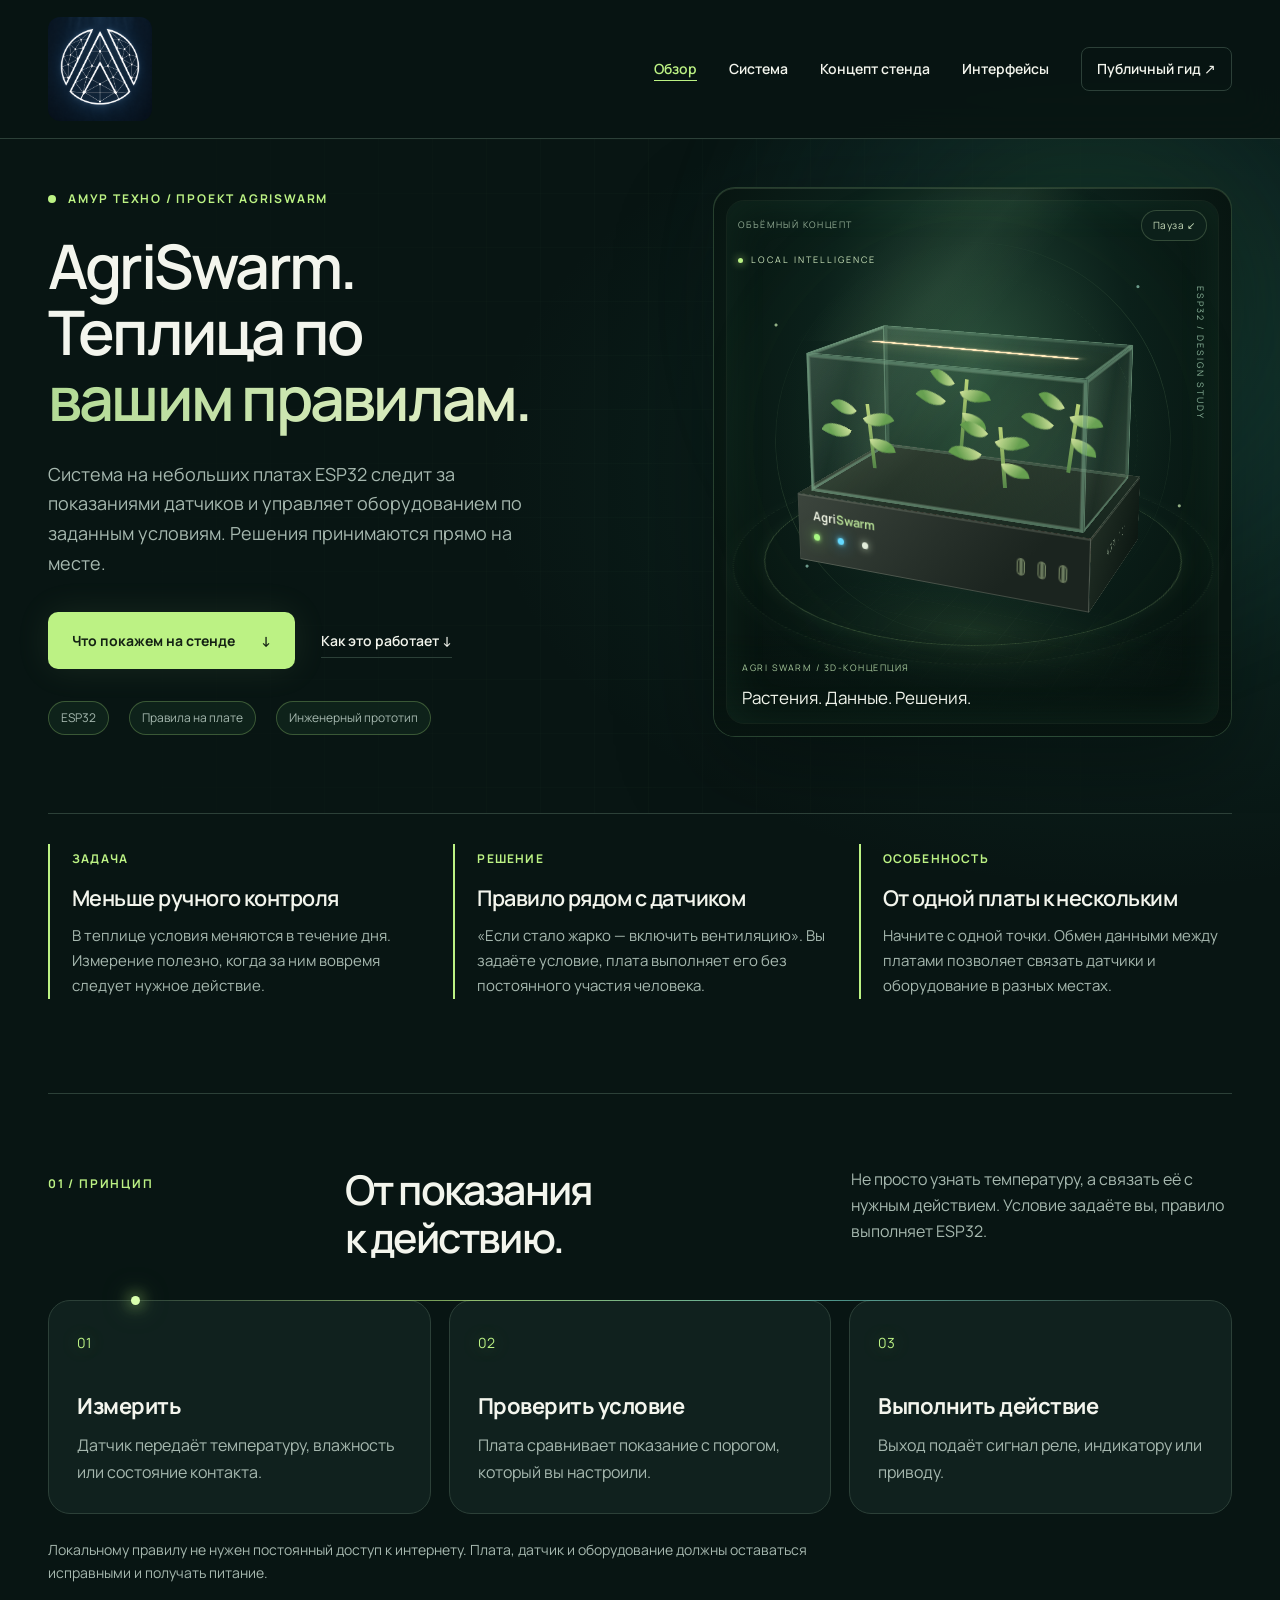
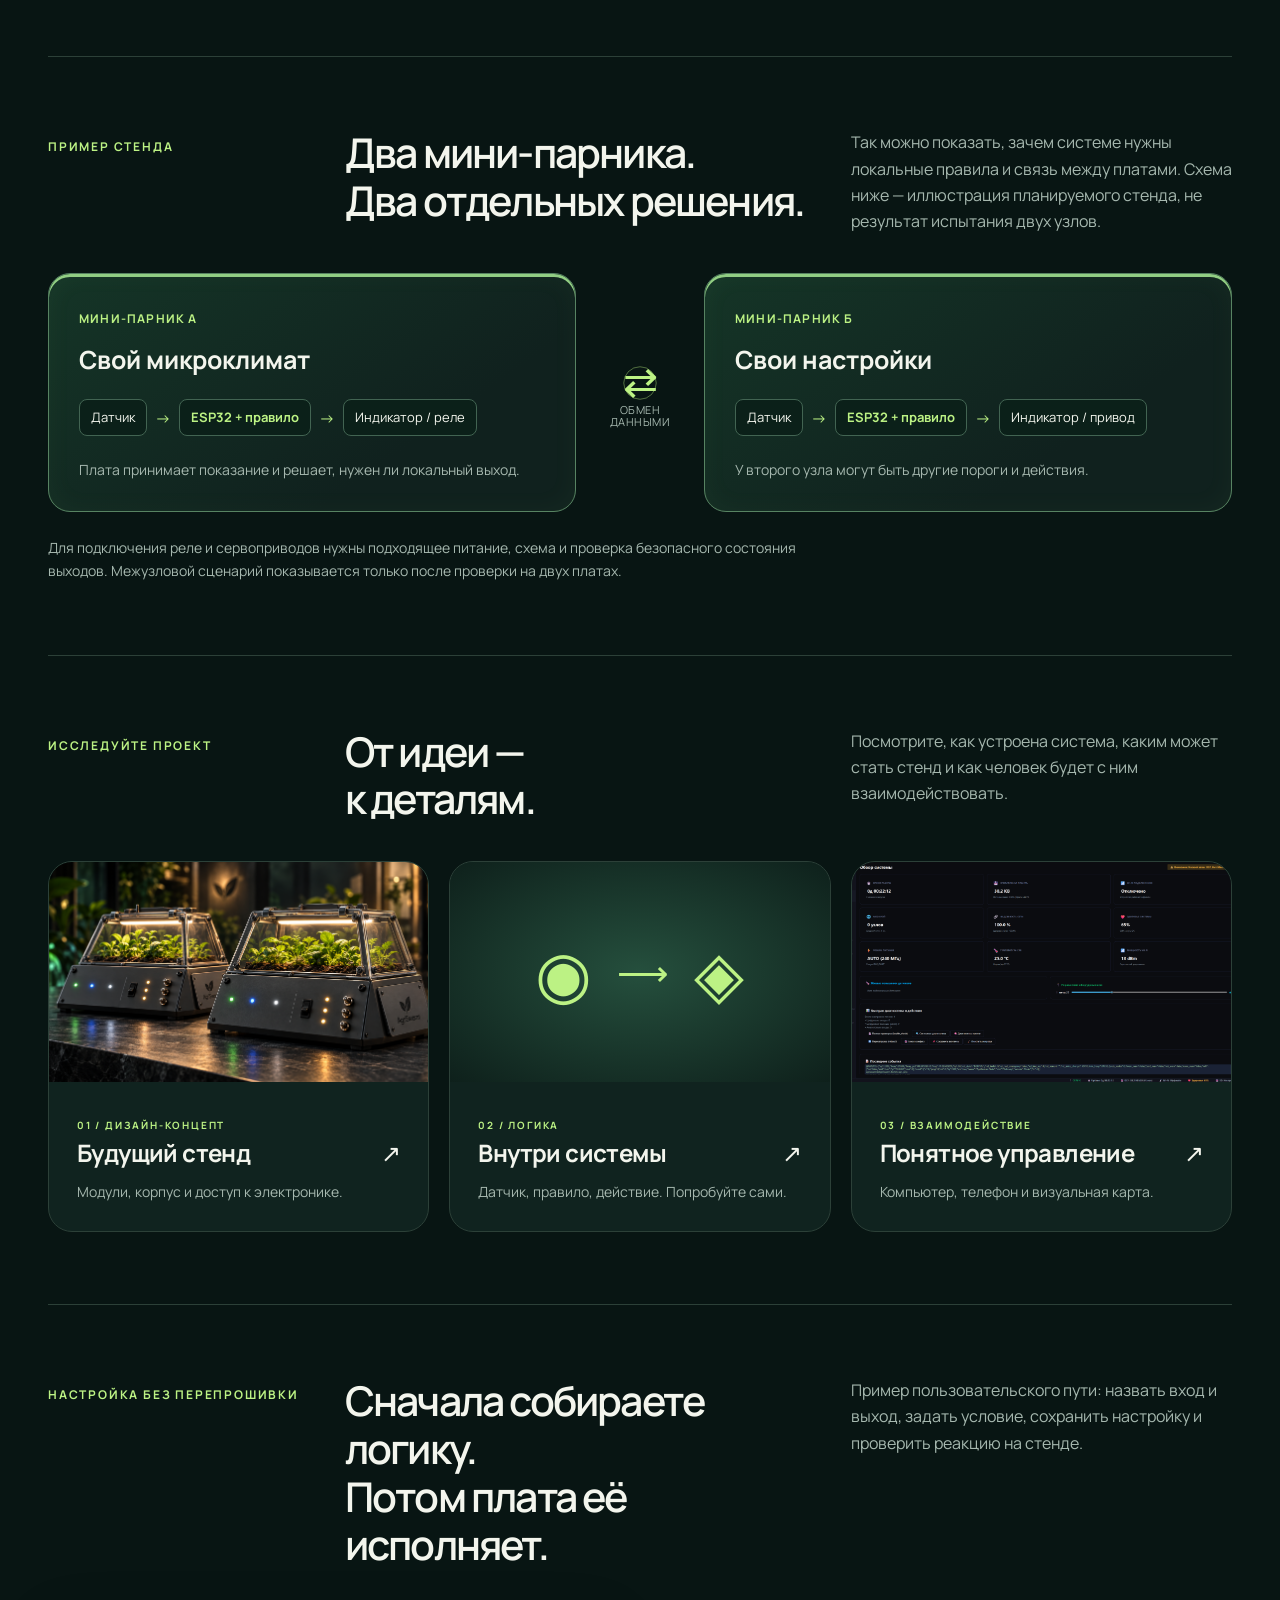
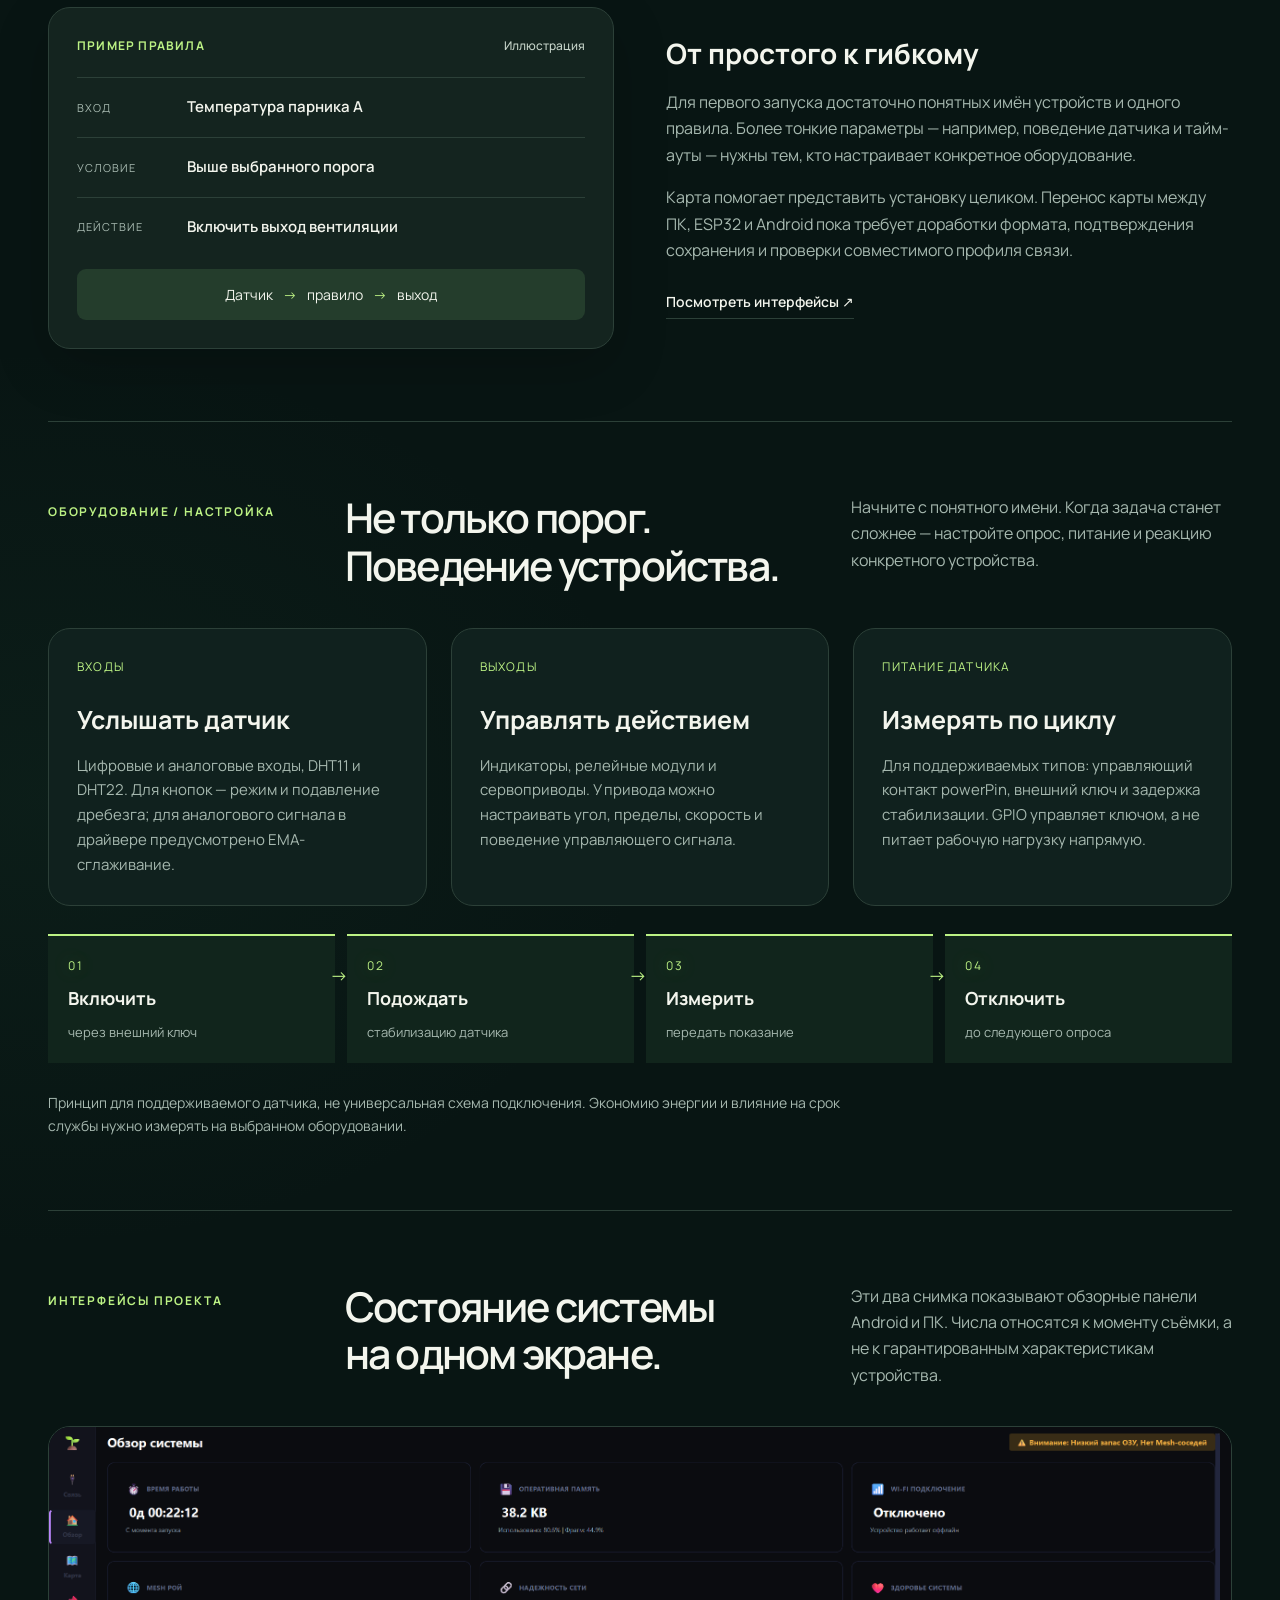
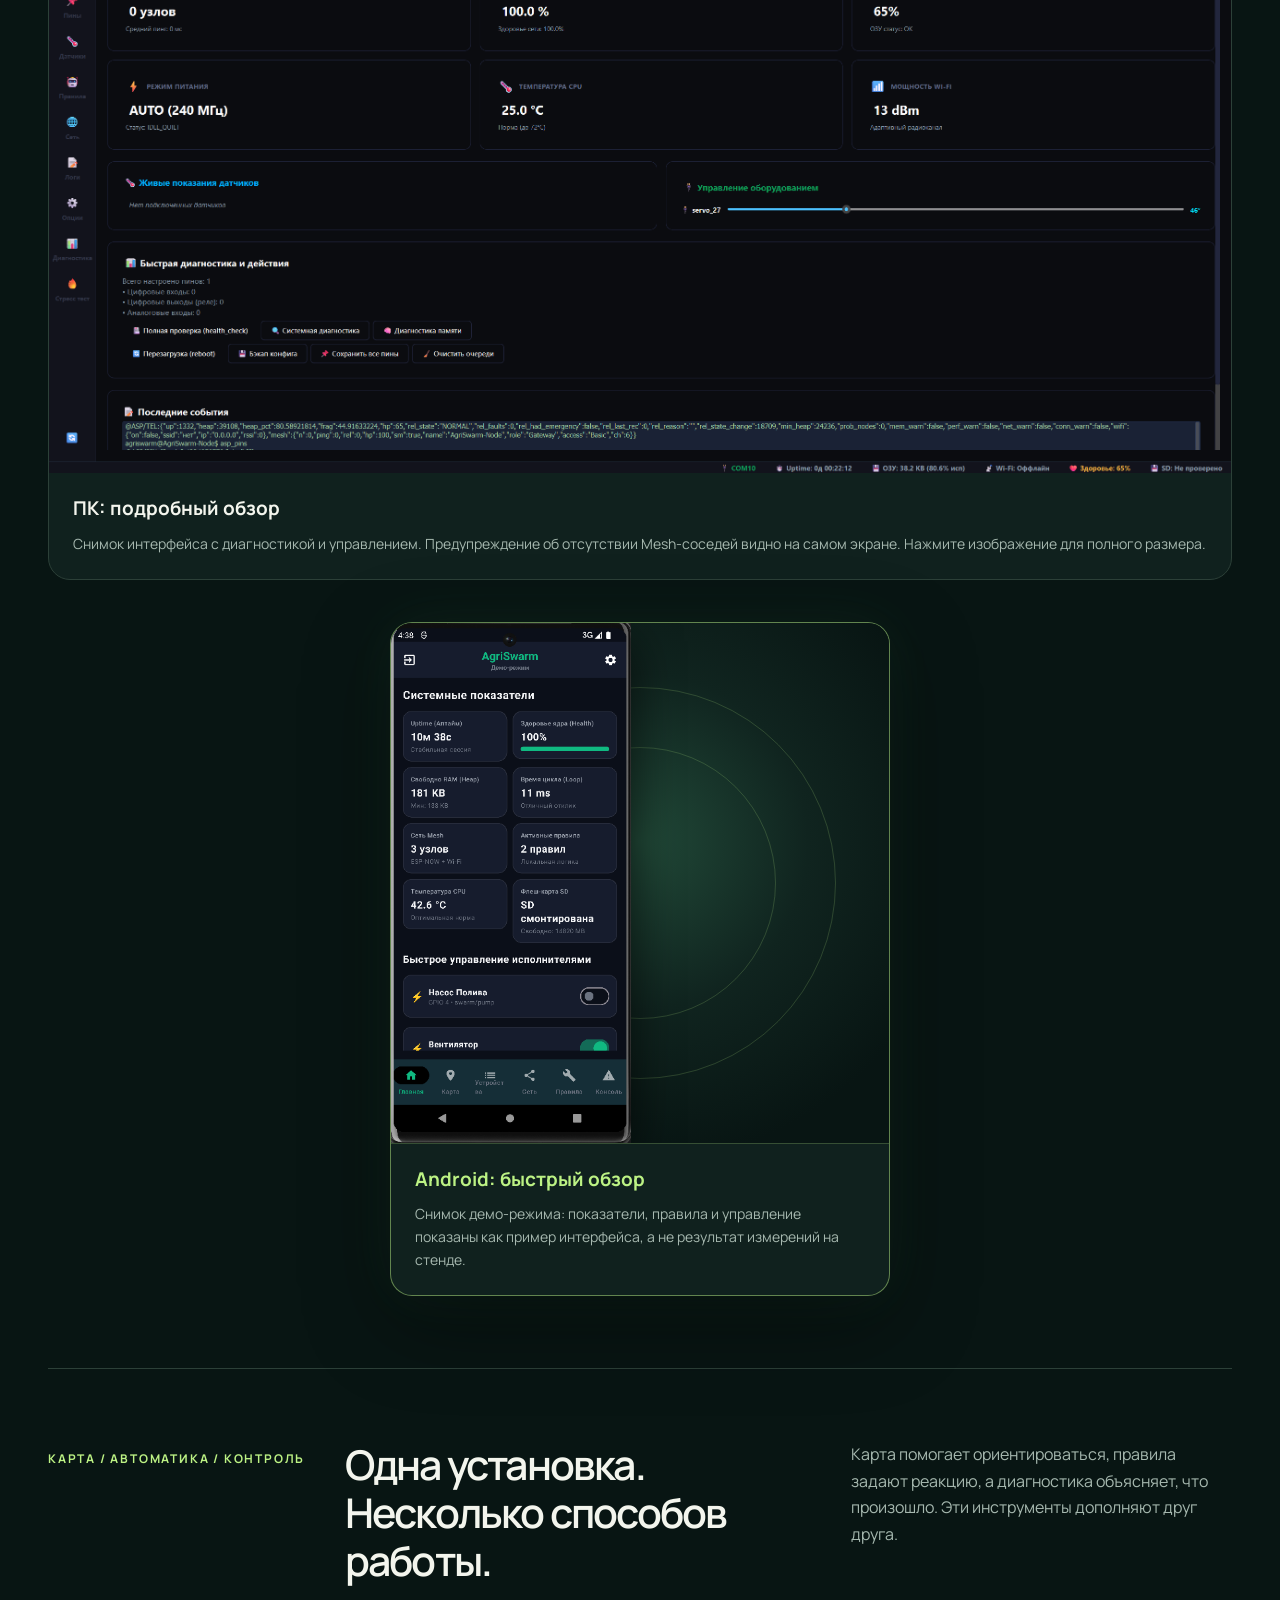
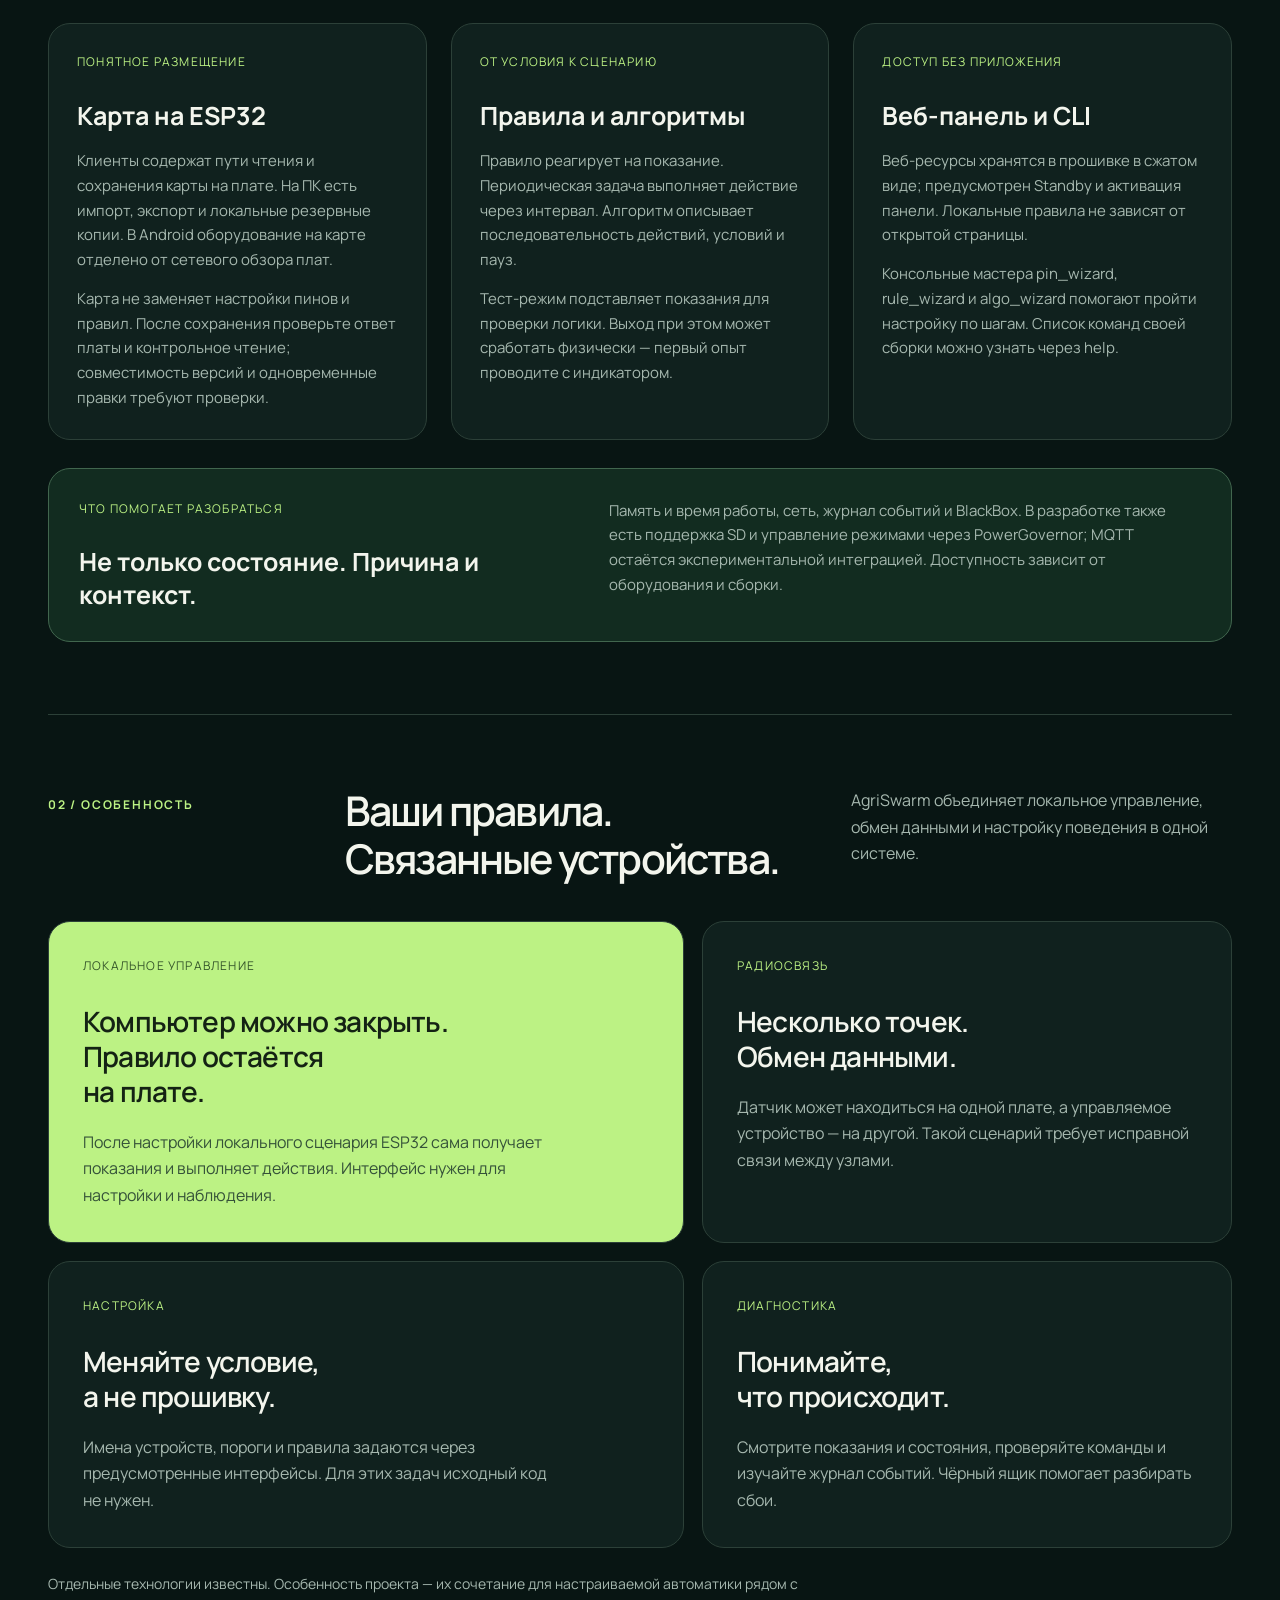
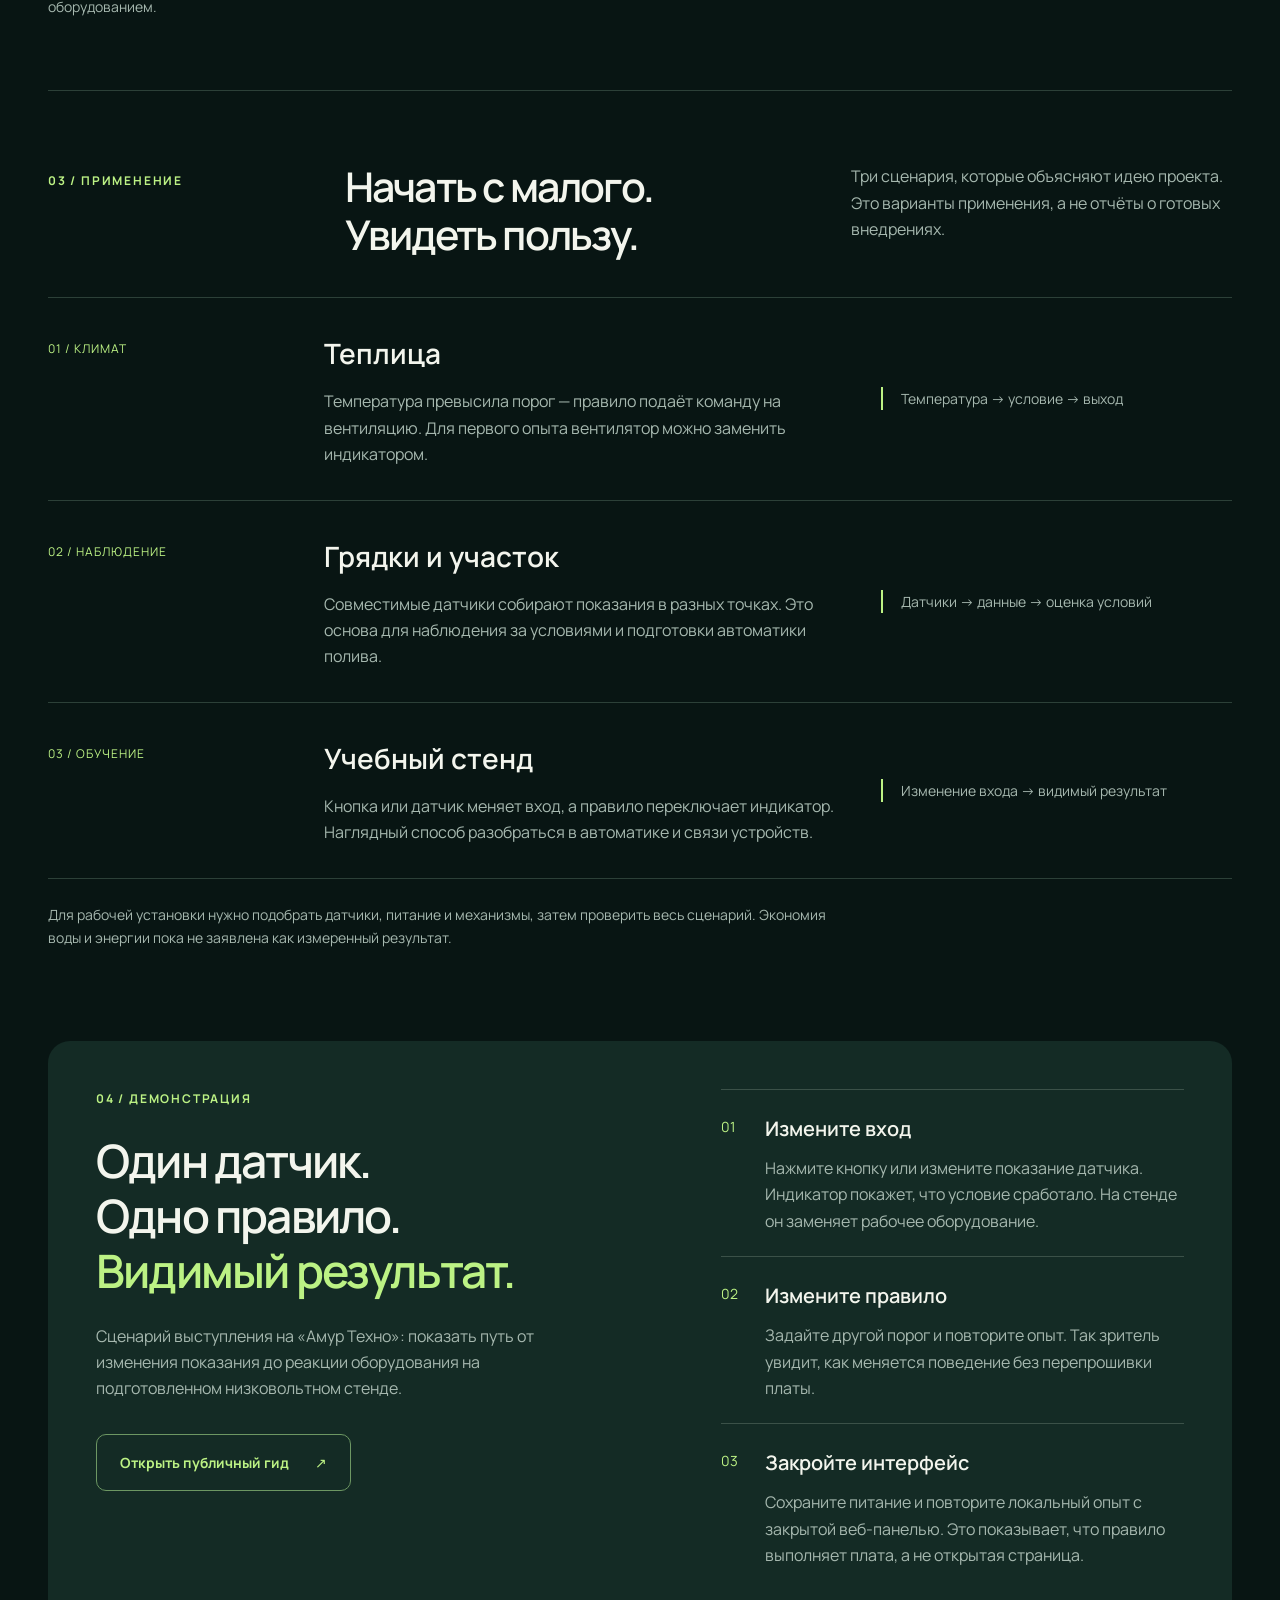
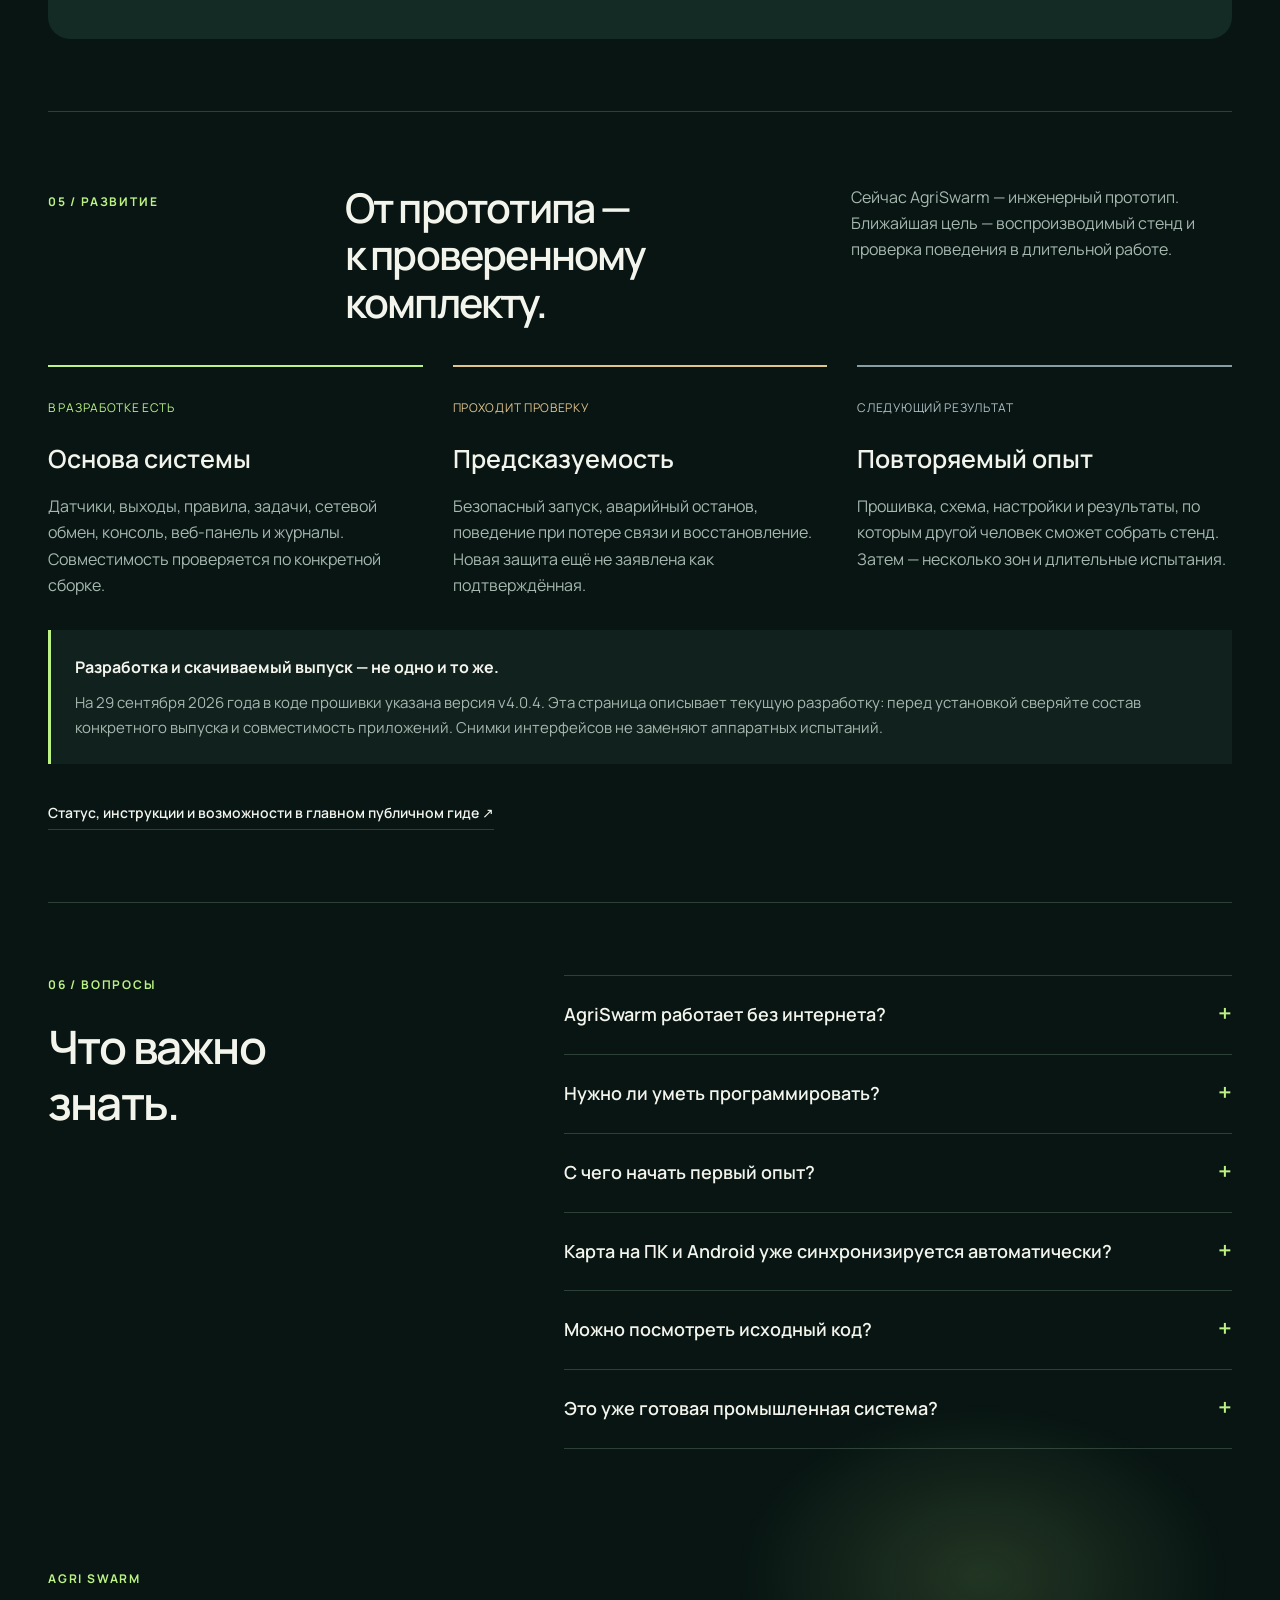
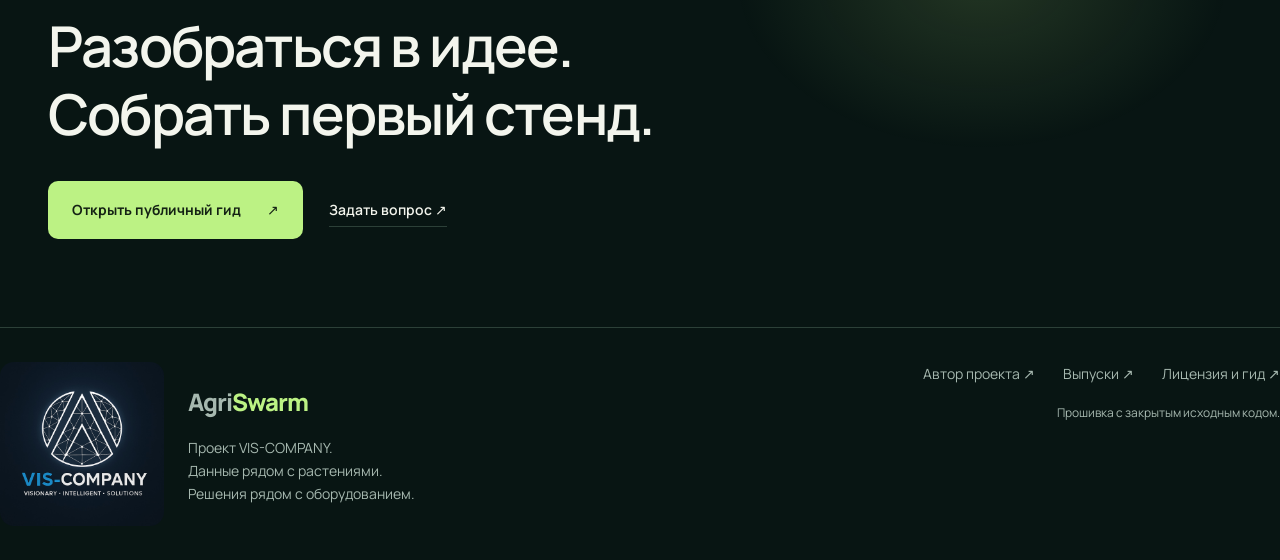
<file: index.html>
<!doctype html>
<html lang="ru">
<head>
  <meta charset="utf-8">
  <meta name="viewport" content="width=device-width,initial-scale=1">
  <meta name="theme-color" content="#081513">
  <title>AgriSwarm — автоматика рядом с оборудованием</title>
  <meta name="description" content="AgriSwarm — проект локальной автоматики на ESP32. Датчики, правила и управление для теплиц, участков и учебных стендов. Возможности, демонстрация и документация.">
  <link rel="icon" type="image/jpeg" href="assets/vis-company.jpg">
  <link rel="stylesheet" href="styles.css">
  <link rel="stylesheet" href="pages.css">
  <link rel="stylesheet" href="luxury.css">
</head>
<body>
  <a class="skip" href="#main">Перейти к содержанию</a>
  <div class="scroll-progress" aria-hidden="true"></div>
  <header class="header">
    <a class="brand company-brand" href="#main" aria-label="AgriSwarm — проект VIS-COMPANY, начало страницы"><img src="assets/vis-symbol.png" width="104" height="104" alt="Логотип VIS-COMPANY"></a>
    <button class="menu-toggle" type="button" aria-expanded="false" aria-controls="navigation">Меню <span aria-hidden="true">＋</span></button>
    <nav id="navigation" aria-label="Основная навигация"><a href="index.html" aria-current="page">Обзор</a><a href="system.html">Система</a><a href="prototype.html">Концепт стенда</a><a href="interfaces.html">Интерфейсы</a><a class="nav-docs" href="https://github.com/qagent567/esp_progect_PUB">Публичный гид ↗</a></nav>
  </header>
  <main id="main">
    <section class="hero" aria-labelledby="hero-title">
      <canvas class="hero-network" aria-hidden="true"></canvas>
      <div class="hero-copy">
        <p class="eyebrow hero-kicker"><span class="pulse-dot" aria-hidden="true"></span> АМУР ТЕХНО / ПРОЕКТ AGRISWARM</p>
        <h1 id="hero-title">AgriSwarm.<br>Теплица по<br><em>вашим правилам.</em></h1>
        <p class="intro">Система на небольших платах ESP32 следит за показаниями датчиков и управляет оборудованием по заданным условиям. Решения принимаются прямо на месте.</p>
        <div class="actions"><a class="button primary" href="#demonstration">Что покажем на стенде <span aria-hidden="true">↓</span></a><a class="text-link" href="#principle">Как это работает ↓</a></div>
        <p class="hero-note"><span>ESP32</span><span>Правила на плате</span><span>Инженерный прототип</span></p>
      </div>
      <figure class="hero-art luxury-stage" aria-label="Стилизованная объёмная модель будущего модуля AgriSwarm">
        <div class="stage-halo" aria-hidden="true"></div><div class="stage-stars" aria-hidden="true"></div>
        <div class="model-scene" aria-hidden="true"><div class="model-world">
          <div class="orbit orbit-one"></div><div class="orbit orbit-two"></div><div class="model-floor"></div>
          <div class="greenhouse-model">
            <div class="glass-house"><div class="glass-pane glass-front"></div><div class="glass-pane glass-back"></div><div class="glass-pane glass-left"></div><div class="glass-pane glass-right"></div><div class="glass-pane glass-top"><div class="grow-bar"></div></div>
              <div class="soil-bed"></div><div class="plant plant-one"><i></i><i></i><i></i><i></i></div><div class="plant plant-two"><i></i><i></i><i></i><i></i></div><div class="plant plant-three"><i></i><i></i><i></i><i></i></div><div class="plant plant-four"><i></i><i></i><i></i><i></i></div>
            </div>
            <div class="module-base"><div class="module-face module-front"><span class="model-wordmark">Agri<span>Swarm</span></span><div class="led-row"><i></i><i></i><i></i></div><div class="switch-bank"><b></b><b></b><b></b></div></div><div class="module-face module-back"></div><div class="module-face module-left"></div><div class="module-face module-right"><span>AGRI / 01</span></div><div class="module-face module-top"></div><div class="module-face module-bottom"></div></div>
          </div>
        </div></div>
        <span class="stage-tag" aria-hidden="true"><i></i> LOCAL INTELLIGENCE</span><span class="stage-coordinates" aria-hidden="true">ESP32 / DESIGN STUDY</span>
        <div class="stage-toolbar"><span>ОБЪЁМНЫЙ КОНЦЕПТ</span><button class="motion-toggle" type="button" aria-pressed="false" aria-label="Приостановить движение 3D-концепта">Пауза ↙</button></div>
        <figcaption><span>AGRI SWARM / 3D-КОНЦЕПЦИЯ</span>Растения. Данные. Решения.</figcaption>
      </figure>
    </section>
    <section class="project-brief" aria-label="Проект за полминуты">
      <article><span>ЗАДАЧА</span><h2>Меньше ручного контроля</h2><p>В теплице условия меняются в течение дня. Измерение полезно, когда за ним вовремя следует нужное действие.</p></article>
      <article><span>РЕШЕНИЕ</span><h2>Правило рядом с датчиком</h2><p>«Если стало жарко — включить вентиляцию». Вы задаёте условие, плата выполняет его без постоянного участия человека.</p></article>
      <article><span>ОСОБЕННОСТЬ</span><h2>От одной платы к нескольким</h2><p>Начните с одной точки. Обмен данными между платами позволяет связать датчики и оборудование в разных местах.</p></article>
    </section>
    <section class="section principle" id="principle" aria-labelledby="principle-title">
      <div class="section-head"><p class="eyebrow">01 / ПРИНЦИП</p><h2 id="principle-title">От показания<br>к действию.</h2><p>Не просто узнать температуру, а связать её с нужным действием. Условие задаёте вы, правило выполняет ESP32.</p></div>
      <div class="steps"><article><span class="step-number">01</span><h3>Измерить</h3><p>Датчик передаёт температуру, влажность или состояние контакта.</p></article><article><span class="step-number">02</span><h3>Проверить условие</h3><p>Плата сравнивает показание с порогом, который вы настроили.</p></article><article><span class="step-number">03</span><h3>Выполнить действие</h3><p>Выход подаёт сигнал реле, индикатору или приводу.</p></article></div>
      <p class="section-note">Локальному правилу не нужен постоянный доступ к интернету. Плата, датчик и оборудование должны оставаться исправными и получать питание.</p>
    </section>
    <section class="section stand" id="stand" aria-labelledby="stand-title">
      <div class="section-head"><p class="eyebrow">ПРИМЕР СТЕНДА</p><h2 id="stand-title">Два мини-парника.<br>Два отдельных решения.</h2><p>Так можно показать, зачем системе нужны локальные правила и связь между платами. Схема ниже — иллюстрация планируемого стенда, не результат испытания двух узлов.</p></div>
      <div class="stand-diagram" role="img" aria-label="В мини-парнике А датчик и плата управляют индикатором и реле; в мини-парнике Б своя плата, датчик и выходы; платы обмениваются данными">
        <article class="greenhouse"><span class="house-tag">МИНИ-ПАРНИК А</span><h3>Свой микроклимат</h3><div class="device-flow"><span>Датчик</span><span aria-hidden="true">→</span><strong>ESP32 + правило</strong><span aria-hidden="true">→</span><span>Индикатор / реле</span></div><p>Плата принимает показание и решает, нужен ли локальный выход.</p></article>
        <div class="mesh-link" aria-hidden="true"><span>⇄</span><small>обмен данными</small></div>
        <article class="greenhouse"><span class="house-tag">МИНИ-ПАРНИК Б</span><h3>Свои настройки</h3><div class="device-flow"><span>Датчик</span><span aria-hidden="true">→</span><strong>ESP32 + правило</strong><span aria-hidden="true">→</span><span>Индикатор / привод</span></div><p>У второго узла могут быть другие пороги и действия.</p></article>
      </div>
      <p class="section-note">Для подключения реле и сервоприводов нужны подходящее питание, схема и проверка безопасного состояния выходов. Межузловой сценарий показывается только после проверки на двух платах.</p>
    </section>
    <section class="section portal-section" aria-labelledby="explore-title">
      <div class="section-head"><p class="eyebrow">ИССЛЕДУЙТЕ ПРОЕКТ</p><h2 id="explore-title">От идеи —<br>к деталям.</h2><p>Посмотрите, как устроена система, каким может стать стенд и как человек будет с ним взаимодействовать.</p></div>
      <div class="portal-grid"><a class="portal-card" href="prototype.html"><img src="assets/modules-concept.png" alt="Концептуальный рендер двух мини-парников" loading="lazy"><div><span class="eyebrow">01 / ДИЗАЙН-КОНЦЕПТ</span><h3>Будущий стенд <span>↗</span></h3><p>Модули, корпус и доступ к электронике.</p></div></a><a class="portal-card" href="system.html"><div class="portal-symbol" aria-hidden="true">◉ <span>⟶</span> ◈</div><div><span class="eyebrow">02 / ЛОГИКА</span><h3>Внутри системы <span>↗</span></h3><p>Датчик, правило, действие. Попробуйте сами.</p></div></a><a class="portal-card" href="interfaces.html"><img src="assets/desktop-overview.png" alt="Обзор приложения AgriSwarm для ПК" loading="lazy"><div><span class="eyebrow">03 / ВЗАИМОДЕЙСТВИЕ</span><h3>Понятное управление <span>↗</span></h3><p>Компьютер, телефон и визуальная карта.</p></div></a></div>
    </section>
    <section class="section setup" aria-labelledby="setup-title">
      <div class="section-head"><p class="eyebrow">НАСТРОЙКА БЕЗ ПЕРЕПРОШИВКИ</p><h2 id="setup-title">Сначала собираете логику.<br>Потом плата её исполняет.</h2><p>Пример пользовательского пути: назвать вход и выход, задать условие, сохранить настройку и проверить реакцию на стенде.</p></div>
      <div class="setup-grid">
        <div class="example-card" aria-label="Схематичный пример настройки правила"><div class="example-top"><span>ПРИМЕР ПРАВИЛА</span><span class="example-badge">Иллюстрация</span></div><div class="example-row"><small>ВХОД</small><strong>Температура парника А</strong></div><div class="example-row"><small>УСЛОВИЕ</small><strong>Выше выбранного порога</strong></div><div class="example-row"><small>ДЕЙСТВИЕ</small><strong>Включить выход вентиляции</strong></div><div class="example-result">Датчик <span>→</span> правило <span>→</span> выход</div></div>
        <div class="setup-copy"><h3>От простого к гибкому</h3><p>Для первого запуска достаточно понятных имён устройств и одного правила. Более тонкие параметры — например, поведение датчика и тайм-ауты — нужны тем, кто настраивает конкретное оборудование.</p><p>Карта помогает представить установку целиком. Перенос карты между ПК, ESP32 и Android пока требует доработки формата, подтверждения сохранения и проверки совместимого профиля связи.</p><a class="text-link inline-link" href="interfaces.html">Посмотреть интерфейсы ↗</a></div>
      </div>
    </section>
    <section class="section equipment" id="equipment" aria-labelledby="equipment-title">
      <div class="section-head"><p class="eyebrow">ОБОРУДОВАНИЕ / НАСТРОЙКА</p><h2 id="equipment-title">Не только порог.<br>Поведение устройства.</h2><p>Начните с понятного имени. Когда задача станет сложнее — настройте опрос, питание и реакцию конкретного устройства.</p></div>
      <div class="capability-grid">
        <article><span class="feature-label">ВХОДЫ</span><h3>Услышать датчик</h3><p>Цифровые и аналоговые входы, DHT11 и DHT22. Для кнопок — режим и подавление дребезга; для аналогового сигнала в драйвере предусмотрено EMA-сглаживание.</p></article>
        <article><span class="feature-label">ВЫХОДЫ</span><h3>Управлять действием</h3><p>Индикаторы, релейные модули и сервоприводы. У привода можно настраивать угол, пределы, скорость и поведение управляющего сигнала.</p></article>
        <article><span class="feature-label">ПИТАНИЕ ДАТЧИКА</span><h3>Измерять по циклу</h3><p>Для поддерживаемых типов: управляющий контакт powerPin, внешний ключ и задержка стабилизации. GPIO управляет ключом, а не питает рабочую нагрузку напрямую.</p></article>
      </div>
      <ol class="sensor-cycle" aria-label="Пример цикла датчика"><li><span>01</span><strong>Включить</strong><small>через внешний ключ</small></li><li><span>02</span><strong>Подождать</strong><small>стабилизацию датчика</small></li><li><span>03</span><strong>Измерить</strong><small>передать показание</small></li><li><span>04</span><strong>Отключить</strong><small>до следующего опроса</small></li></ol>
      <p class="section-note">Принцип для поддерживаемого датчика, не универсальная схема подключения. Экономию энергии и влияние на срок службы нужно измерять на выбранном оборудовании.</p>
    </section>
    <section class="section gallery" id="interfaces" aria-labelledby="gallery-title">
      <div class="section-head"><p class="eyebrow">ИНТЕРФЕЙСЫ ПРОЕКТА</p><h2 id="gallery-title">Состояние системы<br>на одном экране.</h2><p>Эти два снимка показывают обзорные панели Android и ПК. Числа относятся к моменту съёмки, а не к гарантированным характеристикам устройства.</p></div>
      <div class="gallery-grid">
        <figure class="gallery-card"><a class="gallery-image desktop-shot" href="assets/desktop-overview.png" aria-label="Открыть снимок ПК в полном размере"><img src="assets/desktop-overview.png" width="2559" height="1399" loading="lazy" alt="Обзор системы в программе для ПК: память, связь, состояние платы и управление сервоприводом"></a><figcaption><strong>ПК: подробный обзор</strong><span>Снимок интерфейса с диагностикой и управлением. Предупреждение об отсутствии Mesh-соседей видно на самом экране. Нажмите изображение для полного размера.</span></figcaption></figure>
        <figure class="gallery-card"><a class="gallery-image phone-shot" href="assets/android-overview.png" aria-label="Открыть снимок Android в полном размере"><img src="assets/android-overview.png" width="363" height="788" loading="lazy" alt="Главный экран AgriSwarm для Android в демо-режиме: системные показатели и быстрое управление выходами"></a><figcaption><strong>Android: быстрый обзор</strong><span>Снимок демо-режима: показатели, правила и управление показаны как пример интерфейса, а не результат измерений на стенде.</span></figcaption></figure>
      </div>
    </section>
    <section class="section" id="workflow" aria-labelledby="workflow-title">
      <div class="section-head"><p class="eyebrow">КАРТА / АВТОМАТИКА / КОНТРОЛЬ</p><h2 id="workflow-title">Одна установка.<br>Несколько способов работы.</h2><p>Карта помогает ориентироваться, правила задают реакцию, а диагностика объясняет, что произошло. Эти инструменты дополняют друг друга.</p></div>
      <div class="capability-grid">
        <article><span class="feature-label">ПОНЯТНОЕ РАЗМЕЩЕНИЕ</span><h3>Карта на ESP32</h3><p>Клиенты содержат пути чтения и сохранения карты на плате. На ПК есть импорт, экспорт и локальные резервные копии. В Android оборудование на карте отделено от сетевого обзора плат.</p><p>Карта не заменяет настройки пинов и правил. После сохранения проверьте ответ платы и контрольное чтение; совместимость версий и одновременные правки требуют проверки.</p></article>
        <article><span class="feature-label">ОТ УСЛОВИЯ К СЦЕНАРИЮ</span><h3>Правила и алгоритмы</h3><p>Правило реагирует на показание. Периодическая задача выполняет действие через интервал. Алгоритм описывает последовательность действий, условий и пауз.</p><p>Тест-режим подставляет показания для проверки логики. Выход при этом может сработать физически — первый опыт проводите с индикатором.</p></article>
        <article><span class="feature-label">ДОСТУП БЕЗ ПРИЛОЖЕНИЯ</span><h3>Веб-панель и CLI</h3><p>Веб-ресурсы хранятся в прошивке в сжатом виде; предусмотрен Standby и активация панели. Локальные правила не зависят от открытой страницы.</p><p>Консольные мастера pin_wizard, rule_wizard и algo_wizard помогают пройти настройку по шагам. Список команд своей сборки можно узнать через help.</p></article>
      </div>
      <div class="telemetry-strip"><div><span class="feature-label">ЧТО ПОМОГАЕТ РАЗОБРАТЬСЯ</span><h3>Не только состояние. Причина и контекст.</h3></div><p>Память и время работы, сеть, журнал событий и BlackBox. В разработке также есть поддержка SD и управление режимами через PowerGovernor; MQTT остаётся экспериментальной интеграцией. Доступность зависит от оборудования и сборки.</p></div>
    </section>
    <section class="section possibilities" id="possibilities" aria-labelledby="possibilities-title">
      <div class="section-head"><p class="eyebrow">02 / ОСОБЕННОСТЬ</p><h2 id="possibilities-title">Ваши правила.<br>Связанные устройства.</h2><p>AgriSwarm объединяет локальное управление, обмен данными и настройку поведения в одной системе.</p></div>
      <div class="feature-grid">
        <article class="feature lead-feature"><span class="feature-label">ЛОКАЛЬНОЕ УПРАВЛЕНИЕ</span><h3>Компьютер можно закрыть.<br>Правило остаётся<br>на плате.</h3><p>После настройки локального сценария ESP32 сама получает показания и выполняет действия. Интерфейс нужен для настройки и наблюдения.</p></article>
        <article class="feature"><span class="feature-label">РАДИОСВЯЗЬ</span><h3>Несколько точек.<br>Обмен данными.</h3><p>Датчик может находиться на одной плате, а управляемое устройство — на другой. Такой сценарий требует исправной связи между узлами.</p></article>
        <article class="feature"><span class="feature-label">НАСТРОЙКА</span><h3>Меняйте условие,<br>а не прошивку.</h3><p>Имена устройств, пороги и правила задаются через предусмотренные интерфейсы. Для этих задач исходный код не нужен.</p></article>
        <article class="feature"><span class="feature-label">ДИАГНОСТИКА</span><h3>Понимайте,<br>что происходит.</h3><p>Смотрите показания и состояния, проверяйте команды и изучайте журнал событий. Чёрный ящик помогает разбирать сбои.</p></article>
      </div>
      <p class="section-note">Отдельные технологии известны. Особенность проекта — их сочетание для настраиваемой автоматики рядом с оборудованием.</p>
    </section>
    <section class="section" id="scenarios" aria-labelledby="scenarios-title">
      <div class="section-head"><p class="eyebrow">03 / ПРИМЕНЕНИЕ</p><h2 id="scenarios-title">Начать с малого.<br>Увидеть пользу.</h2><p>Три сценария, которые объясняют идею проекта. Это варианты применения, а не отчёты о готовых внедрениях.</p></div>
      <div class="scenario-list">
        <article><span class="scenario-index">01 / КЛИМАТ</span><div><h3>Теплица</h3><p>Температура превысила порог — правило подаёт команду на вентиляцию. Для первого опыта вентилятор можно заменить индикатором.</p></div><span class="scenario-chain">Температура → условие → выход</span></article>
        <article><span class="scenario-index">02 / НАБЛЮДЕНИЕ</span><div><h3>Грядки и участок</h3><p>Совместимые датчики собирают показания в разных точках. Это основа для наблюдения за условиями и подготовки автоматики полива.</p></div><span class="scenario-chain">Датчики → данные → оценка условий</span></article>
        <article><span class="scenario-index">03 / ОБУЧЕНИЕ</span><div><h3>Учебный стенд</h3><p>Кнопка или датчик меняет вход, а правило переключает индикатор. Наглядный способ разобраться в автоматике и связи устройств.</p></div><span class="scenario-chain">Изменение входа → видимый результат</span></article>
      </div>
      <p class="section-note">Для рабочей установки нужно подобрать датчики, питание и механизмы, затем проверить весь сценарий. Экономия воды и энергии пока не заявлена как измеренный результат.</p>
    </section>
    <section class="demo" id="demonstration" aria-labelledby="demo-title">
      <div><p class="eyebrow">04 / ДЕМОНСТРАЦИЯ</p><h2 id="demo-title">Один датчик.<br>Одно правило.<br><em>Видимый результат.</em></h2><p>Сценарий выступления на «Амур Техно»: показать путь от изменения показания до реакции оборудования на подготовленном низковольтном стенде.</p><a class="button secondary" href="https://github.com/qagent567/esp_progect_PUB">Открыть публичный гид <span aria-hidden="true">↗</span></a></div>
      <ol class="demo-steps"><li><span>Измените вход</span><p>Нажмите кнопку или измените показание датчика. Индикатор покажет, что условие сработало. На стенде он заменяет рабочее оборудование.</p></li><li><span>Измените правило</span><p>Задайте другой порог и повторите опыт. Так зритель увидит, как меняется поведение без перепрошивки платы.</p></li><li><span>Закройте интерфейс</span><p>Сохраните питание и повторите локальный опыт с закрытой веб-панелью. Это показывает, что правило выполняет плата, а не открытая страница.</p></li></ol>
    </section>
    <section class="section" id="development" aria-labelledby="development-title">
      <div class="section-head"><p class="eyebrow">05 / РАЗВИТИЕ</p><h2 id="development-title">От прототипа —<br>к проверенному комплекту.</h2><p>Сейчас AgriSwarm — инженерный прототип. Ближайшая цель — воспроизводимый стенд и проверка поведения в длительной работе.</p></div>
      <div class="roadmap"><article><span class="status">В РАЗРАБОТКЕ ЕСТЬ</span><h3>Основа системы</h3><p>Датчики, выходы, правила, задачи, сетевой обмен, консоль, веб-панель и журналы. Совместимость проверяется по конкретной сборке.</p></article><article><span class="status review">ПРОХОДИТ ПРОВЕРКУ</span><h3>Предсказуемость</h3><p>Безопасный запуск, аварийный останов, поведение при потере связи и восстановление. Новая защита ещё не заявлена как подтверждённая.</p></article><article><span class="status future">СЛЕДУЮЩИЙ РЕЗУЛЬТАТ</span><h3>Повторяемый опыт</h3><p>Прошивка, схема, настройки и результаты, по которым другой человек сможет собрать стенд. Затем — несколько зон и длительные испытания.</p></article></div>
      <div class="release-note"><strong>Разработка и скачиваемый выпуск — не одно и то же.</strong><p>На 29 сентября 2026 года в коде прошивки указана версия v4.0.4. Эта страница описывает текущую разработку: перед установкой сверяйте состав конкретного выпуска и совместимость приложений. Снимки интерфейсов не заменяют аппаратных испытаний.</p></div>
      <a class="text-link inline-link" href="https://github.com/qagent567/esp_progect_PUB">Статус, инструкции и возможности в главном публичном гиде ↗</a>
    </section>
    <section class="section faq" aria-labelledby="faq-title">
      <div><p class="eyebrow">06 / ВОПРОСЫ</p><h2 id="faq-title">Что важно<br>знать.</h2></div>
      <div class="faq-items">
        <details><summary>AgriSwarm работает без интернета?</summary><div class="faq-answer"><p class="faq-short"><strong>Коротко:</strong> да, уже настроенная локальная автоматика работает на ESP32 без обязательного облака.</p><p>Показания локального датчика и условия правила обрабатывает сама плата. Постоянно включённый ПК для выполнения таких правил не нужен: приложение служит для настройки и наблюдения.</p><p>Если правило использует показания другой платы, нужна связь между узлами. Отсутствие интернета, потеря связи между платами и отсутствие свежих показаний — разные ситуации. Поведение при каждом таком отказе нужно проверить отдельно в своей конфигурации.</p></div></details>
        <details><summary>Нужно ли уметь программировать?</summary><div class="faq-answer"><p class="faq-short"><strong>Коротко:</strong> для предусмотренных настроек и правил — нет; для подключения оборудования нужны основы электроники.</p><p>Идея AgriSwarm — описывать поведение через настройки: выбрать вход или выход, задать условие и действие. Изменение поддерживаемого порога не требует открытия VS Code или переписывания прошивки. Доступность конкретной настройки зависит от версии выбранного клиента.</p><p>При этом программа не отменяет электрических ограничений ESP32. Перед подключением проверяют питание, назначение контактов и схему управления нагрузкой. Добавление нового аппаратного драйвера или неподдерживаемого сценария уже может потребовать разработки.</p></div></details>
        <details><summary>С чего начать первый опыт?</summary><div class="faq-answer"><p class="faq-short"><strong>Коротко:</strong> с одной совместимой платы, одного входа и безопасного низковольтного выхода.</p><p>Откройте публичный гид, сверьте состав выпуска и инструкции для своей платы. Настройте подключение выбранного клиента, затем один датчик или вход и простой индикатор. Сначала проверьте ручное управление, после этого добавьте одно правило.</p><p>Проверьте не только включение, но и выключение, сохранение настроек и поведение после перезапуска. Насос, мощный привод или сетевую нагрузку подключайте только с подходящим питанием и защитой. Вторая плата пригодится следующим шагом для проверки сетевого взаимодействия.</p><a class="text-link faq-link" href="https://github.com/qagent567/esp_progect_PUB">Перейти к публичному гиду ↗</a></div></details>
        <details><summary>Карта на ПК и Android уже синхронизируется автоматически?</summary><div class="faq-answer"><p class="faq-short"><strong>Коротко:</strong> полную автоматическую синхронизацию между всеми клиентами пока нельзя считать завершённой.</p><p>Карта помогает представить установку: зоны, устройства и их расположение. Но отображение карты в приложении, сохранение конфигурации на плате и согласованное обновление другого клиента — отдельные части системы.</p><p>Перед использованием проверяйте, какие операции поддерживает конкретный выпуск: чтение, сохранение и повторное открытие другим клиентом. При отсутствии связи не считайте изменение сохранённым на ESP32 только потому, что оно видно на экране. Снимок Android в демо-режиме не подтверждает обмен с реальной платой.</p><a class="text-link faq-link" href="interfaces.html">Посмотреть интерфейсы и ограничения →</a></div></details>
<details><summary>Можно посмотреть исходный код?</summary><div class="faq-answer"><p class="faq-short"><strong>Коротко:</strong> исходный код прошивки закрыт, но готовую прошивку — бинарный файл — можно бесплатно скачать и установить на совместимую ESP32 с помощью утилиты загрузки.</p><p>Для установки не нужно самостоятельно собирать проект или открывать VS Code. Для Windows предусмотрена готовая утилита <code>flash_firmware.exe</code> — она помогает записать подготовленные файлы на плату через USB и не требует установки Python. Также есть вариант <code>flash_firmware.py</code> для запуска через Python. Перед установкой проверьте модель ESP32, версию комплекта, необходимые файлы и инструкцию — ранее опубликованные бинарники не обязательно соответствуют текущей разработке.</p><p>В публичном репозитории также доступны пользовательские руководства и сведения о выпусках. Если в выбранном выпуске нет совместимого установочного комплекта, обратитесь к автору. Бесплатное распространение не означает открытую лицензию: условия использования указаны в лицензии проекта.</p><p>Код страницы сайта доступен браузеру, как у любого статического сайта. Это не исходники прошивки ESP32 и не означает, что прошивка стала открытой.</p><a class="text-link faq-link" href="https://github.com/qagent567/esp_progect_PUB/blob/main/docs/firmware.md">Как получить и установить прошивку ↗</a></div></details>
        <details><summary>Это уже готовая промышленная система?</summary><div class="faq-answer"><p class="faq-short"><strong>Коротко:</strong> нет, сейчас AgriSwarm — инженерный прототип, а стенд ещё проектируется.</p><p>Функции в разработке, доступность в скачиваемом выпуске и результаты аппаратных испытаний не равнозначны. Объёмные модели и рендеры показывают замысел конструкции; они не заменяют чертежи, монтажную схему или фотографию собранного стенда.</p><p>Дальность, предельное число устойчиво работающих узлов, длительная надёжность и промышленная сертификация не заявлены как подтверждённые характеристики. Перед рабочим применением необходимы испытания своей установки, проверка отказов и безопасного состояния выходов.</p></div></details>
      </div>
    </section>
    <section class="closing" aria-labelledby="closing-title"><p class="eyebrow">AGRI SWARM</p><h2 id="closing-title">Разобраться в идее.<br>Собрать первый стенд.</h2><div class="actions"><a class="button primary" href="https://github.com/qagent567/esp_progect_PUB">Открыть публичный гид <span aria-hidden="true">↗</span></a><a class="text-link" href="https://github.com/qagent567/esp_progect_PUB/issues">Задать вопрос ↗</a></div></section>
  </main>
  <footer><div class="footer-company"><img src="assets/vis-company.jpg" width="164" height="164" alt="VIS-COMPANY — Visionary, Intelligent, Solutions" loading="lazy"><div><a class="brand" href="#main">Agri<span>Swarm</span></a><p>Проект VIS-COMPANY.<br>Данные рядом с растениями.<br>Решения рядом с оборудованием.</p></div></div><div class="footer-links"><a href="https://github.com/qagent567">Автор проекта ↗</a><a href="https://github.com/qagent567/esp_progect_PUB/releases">Выпуски ↗</a><a href="https://github.com/qagent567/esp_progect_PUB">Лицензия и гид ↗</a><span>Прошивка с закрытым исходным кодом.</span></div></footer>
  <dialog class="image-dialog" aria-label="Просмотр снимка интерфейса"><button class="image-dialog-close" type="button" aria-label="Закрыть изображение">×</button><figure><img alt=""><figcaption></figcaption></figure></dialog>
  <script src="site.js" defer></script>
  <script src="luxury.js" defer></script>
</body>
</html>
</file>
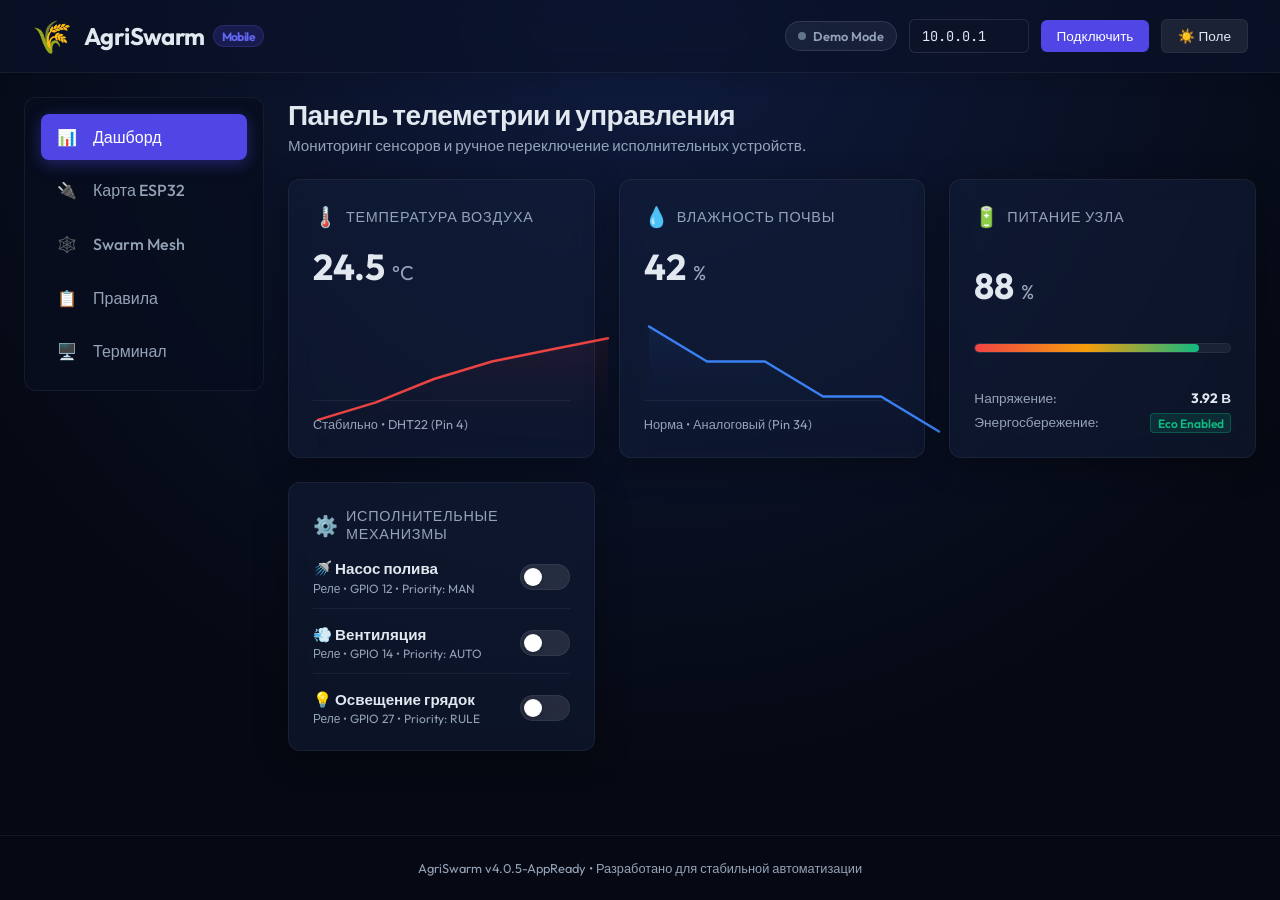
<file: android/index.html>
<!DOCTYPE html>
<html lang="ru">
<head>
  <meta charset="UTF-8">
  <meta name="viewport" content="width=device-width, initial-scale=1.0">
  <title>AgriSwarm Mobile Dashboard</title>
  <!-- SEO Meta Tags -->
  <meta name="description" content="Мобильная панель управления децентрализованной mesh-сетью AgriSwarm для ESP32. Управление теплицей, датчиками, правилами автоматизации и CLI.">
  <meta name="theme-color" content="#0a0f1d">
  <!-- PWA Manifest & Icons -->
  <link rel="manifest" href="manifest.json">
  <link rel="apple-touch-icon" href="assets/icon-192.png">
  <!-- Fonts -->
  <link rel="preconnect" href="https://fonts.googleapis.com">
  <link rel="preconnect" href="https://fonts.gstatic.com" crossorigin>
  <link href="https://fonts.googleapis.com/css2?family=JetBrains+Mono:wght@400;500&family=Outfit:wght@300;400;500;600;700&display=swap" rel="stylesheet">
  <!-- Stylesheet -->
  <link rel="stylesheet" href="style.css">
</head>
<body class="dark-theme">

  <!-- Header / Navigation Bar -->
  <header class="app-header">
    <div class="logo-area">
      <span class="logo-icon">🌾</span>
      <h1 class="logo-title" id="appMainTitle">AgriSwarm <span class="logo-badge">Mobile</span></h1>
    </div>
    
    <div class="connection-control">
      <div id="connectionStatus" class="status-indicator status-offline">Demo Mode</div>
      <input type="text" id="espIpInput" class="ip-input" placeholder="IP: 10.0.0.1" value="10.0.0.1">
      <button id="connectBtn" class="connect-btn">Подключить</button>
      <button id="themeToggleBtn" class="theme-toggle-btn" title="Переключить тему (Полевой режим)">☀️ Поле</button>
    </div>
  </header>

  <!-- Main Container -->
  <main class="app-container">
    
    <!-- Left Navigation Tabs (Sidebar for tablets, bottom bar for mobile) -->
    <nav class="app-tabs">
      <button class="tab-btn active" data-tab="dashboard" id="tabBtnDashboard">
        <span class="tab-icon">📊</span><span class="tab-text">Дашборд</span>
      </button>
      <button class="tab-btn" data-tab="pinout" id="tabBtnPinout">
        <span class="tab-icon">🔌</span><span class="tab-text">Карта ESP32</span>
      </button>
      <button class="tab-btn" data-tab="mesh" id="tabBtnMesh">
        <span class="tab-icon">🕸️</span><span class="tab-text">Swarm Mesh</span>
      </button>
      <button class="tab-btn" data-tab="rules" id="tabBtnRules">
        <span class="tab-icon">📋</span><span class="tab-text">Правила</span>
      </button>
      <button class="tab-btn" data-tab="terminal" id="tabBtnTerminal">
        <span class="tab-icon">🖥️</span><span class="tab-text">Терминал</span>
      </button>
    </nav>

    <!-- Content Sections -->
    <div class="app-content">
      
      <!-- 1. DASHBOARD -->
      <section id="tab-dashboard" class="content-section active">
        <div class="section-header">
          <h2>Панель телеметрии и управления</h2>
          <p class="section-desc">Мониторинг сенсоров и ручное переключение исполнительных устройств.</p>
        </div>
        
        <!-- Live Sensors Grid -->
        <div class="dashboard-grid">
          
          <!-- Sensor Card: Temperature -->
          <div class="dashboard-card sensor-card" id="cardTemp">
            <div class="card-header">
              <span class="card-icon">🌡️</span>
              <span class="card-label">Температура воздуха</span>
            </div>
            <div class="card-value"><span id="valTemp">24.5</span> <span class="unit">°C</span></div>
            <div class="card-chart-container">
              <canvas id="tempChart"></canvas>
            </div>
            <div class="card-footer">
              <span class="sensor-details">Стабильно • DHT22 (Pin 4)</span>
            </div>
          </div>

          <!-- Sensor Card: Soil Moisture -->
          <div class="dashboard-card sensor-card" id="cardMoisture">
            <div class="card-header">
              <span class="card-icon">💧</span>
              <span class="card-label">Влажность почвы</span>
            </div>
            <div class="card-value"><span id="valMoisture">42</span> <span class="unit">%</span></div>
            <div class="card-chart-container">
              <canvas id="moistureChart"></canvas>
            </div>
            <div class="card-footer">
              <span class="sensor-details">Норма • Аналоговый (Pin 34)</span>
            </div>
          </div>

          <!-- Sensor Card: Battery & Power -->
          <div class="dashboard-card info-card" id="cardPower">
            <div class="card-header">
              <span class="card-icon">🔋</span>
              <span class="card-label">Питание узла</span>
            </div>
            <div class="card-value"><span id="valBattery">88</span> <span class="unit">%</span></div>
            <div class="battery-bar-outer">
              <div class="battery-bar-inner" id="valBatteryBar" style="width: 88%;"></div>
            </div>
            <div class="card-details-list">
              <div class="detail-row"><span>Напряжение:</span><strong id="valVoltage">3.92 В</strong></div>
              <div class="detail-row"><span>Энергосбережение:</span><span class="badge badge-eco" id="valEcoMode">Eco Enabled</span></div>
            </div>
          </div>

          <!-- Actuators Card: Relays & Valves -->
          <div class="dashboard-card control-card" id="cardActuators">
            <div class="card-header">
              <span class="card-icon">⚙️</span>
              <span class="card-label">Исполнительные механизмы</span>
            </div>
            <div class="control-list">
              <!-- Actuator 1 -->
              <div class="control-item">
                <div class="control-info">
                  <span class="control-name">🚿 Насос полива</span>
                  <span class="control-pin">Реле • GPIO 12 • Priority: MAN</span>
                </div>
                <label class="switch-toggle">
                  <input type="checkbox" id="relayWaterPump">
                  <span class="slider-round"></span>
                </label>
              </div>
              <!-- Actuator 2 -->
              <div class="control-item">
                <div class="control-info">
                  <span class="control-name">💨 Вентиляция</span>
                  <span class="control-pin">Реле • GPIO 14 • Priority: AUTO</span>
                </div>
                <label class="switch-toggle">
                  <input type="checkbox" id="relayVentilation">
                  <span class="slider-round"></span>
                </label>
              </div>
              <!-- Actuator 3 -->
              <div class="control-item">
                <div class="control-info">
                  <span class="control-name">💡 Освещение грядок</span>
                  <span class="control-pin">Реле • GPIO 27 • Priority: RULE</span>
                </div>
                <label class="switch-toggle">
                  <input type="checkbox" id="relayLighting">
                  <span class="slider-round"></span>
                </label>
              </div>
            </div>
          </div>

        </div>
      </section>

      <!-- 2. PINOUT CONFIGURATOR -->
      <section id="tab-pinout" class="content-section">
        <div class="section-header">
          <h2>Интерактивная карта пинов ESP32</h2>
          <p class="section-desc">Кликните на свободный контакт платы, чтобы подключить новое устройство или изменить настройки.</p>
        </div>

        <div class="pinout-workspace">
          <!-- ESP32 Vector Graphic Board -->
          <div class="board-visualizer">
            <svg id="esp32Svg" viewBox="0 0 480 520" width="100%" height="100%">
              <!-- Definitions for gradients -->
              <defs>
                <linearGradient id="metal-gradient" x1="0%" y1="0%" x2="100%" y2="100%">
                  <stop offset="0%" stop-color="#f0f0f0" />
                  <stop offset="50%" stop-color="#b0b0b0" />
                  <stop offset="100%" stop-color="#707070" />
                </linearGradient>
                <linearGradient id="usb-gradient" x1="0%" y1="0%" x2="0%" y2="100%">
                  <stop offset="0%" stop-color="#e0e0e0" />
                  <stop offset="50%" stop-color="#909090" />
                  <stop offset="100%" stop-color="#404040" />
                </linearGradient>
                <filter id="shadow" x="-5%" y="-5%" width="110%" height="110%">
                  <feDropShadow dx="1" dy="2" stdDeviation="3" flood-opacity="0.4"/>
                </filter>
              </defs>

              <!-- Board Body (Dark PCB) -->
              <rect x="145" y="20" width="190" height="480" rx="10" fill="#141414" stroke="#222" stroke-width="2.5" filter="url(#shadow)"/>
              
              <!-- Gold Mounting Holes -->
              <circle cx="155" cy="30" r="5" fill="#141414" stroke="#d4af37" stroke-width="1.5"/>
              <circle cx="325" cy="30" r="5" fill="#141414" stroke="#d4af37" stroke-width="1.5"/>
              <circle cx="155" cy="490" r="5" fill="#141414" stroke="#d4af37" stroke-width="1.5"/>
              <circle cx="325" cy="490" r="5" fill="#141414" stroke="#d4af37" stroke-width="1.5"/>

              <!-- ESP-WROOM-32 Metal Shield -->
              <rect x="160" y="65" width="160" height="115" rx="5" fill="url(#metal-gradient)" stroke="#444" stroke-width="1.2"/>
              <!-- Wi-Fi Antenna Trace Area -->
              <rect x="160" y="32" width="160" height="33" rx="2" fill="#050505"/>
              <!-- Golden lines on antenna trace -->
              <path d="M 170 60 L 310 60 M 180 50 L 300 50 M 200 42 L 280 42" stroke="#ffd700" stroke-width="1.5" stroke-linecap="round"/>
              <!-- Shield Labels -->
              <text x="240" y="95" font-family="'Outfit', sans-serif" font-weight="bold" font-size="10" fill="#111" text-anchor="middle">ESP-WROOM-32</text>
              <circle cx="240" cy="120" r="11" fill="none" stroke="#222" stroke-width="1.2"/>
              <text x="240" y="124" font-family="sans-serif" font-size="10" fill="#222" font-weight="bold" text-anchor="middle">CE</text>
              <text x="240" y="155" font-family="monospace" font-size="6" fill="#333" text-anchor="middle">FCC ID: 2AC7Z-ESPWROOM32</text>

              <!-- Components on the PCB -->
              <!-- CP2102 Chip -->
              <rect x="217" y="390" width="46" height="46" rx="2" fill="#222" stroke="#333" stroke-width="0.8"/>
              <text x="240" y="415" font-family="monospace" font-size="6" fill="#888" text-anchor="middle" transform="rotate(-90 240 415)">CP2102</text>
              <!-- Micro USB Port -->
              <rect x="215" y="475" width="50" height="25" rx="2" fill="url(#usb-gradient)" stroke="#555" stroke-width="0.8"/>
              <rect x="222" y="482" width="36" height="18" rx="1" fill="#111"/>
              <!-- Tactile Buttons -->
              <!-- EN Button -->
              <rect x="165" y="445" width="20" height="20" rx="2" fill="#333" stroke="#555" stroke-width="0.8"/>
              <circle cx="175" cy="455" r="5" fill="#111"/>
              <text x="175" y="473" font-family="'Outfit', sans-serif" font-size="7" fill="#888" text-anchor="middle">EN</text>
              <!-- BOOT Button -->
              <rect x="295" y="445" width="20" height="20" rx="2" fill="#333" stroke="#555" stroke-width="0.8"/>
              <circle cx="305" cy="455" r="5" fill="#111"/>
              <text x="305" y="473" font-family="'Outfit', sans-serif" font-size="7" fill="#888" text-anchor="middle">BOOT</text>

              <!-- Left Side Pins (Holes, Lines & Badges) -->
              <!-- Pin 1: EN -->
              <rect id="pin_EN" class="esp-pin ground-pin" x="10" y="29" width="110" height="22" rx="4"/>
              <text class="pin-badge-text" x="65" y="43" text-anchor="middle">EN (Reset)</text>
              <line x1="120" y1="40" x2="143" y2="40" stroke="rgba(255,255,255,0.15)" stroke-width="1.2"/>
              <rect x="140" y="37" width="6" height="6" fill="#ffd700" stroke="#333" stroke-width="0.4"/>

              <!-- Pin 2: GPIO36 / VP -->
              <rect id="pin_36" class="esp-pin analog-pin" x="10" y="59" width="110" height="22" rx="4"/>
              <text class="pin-badge-text" x="65" y="73" text-anchor="middle">G36 / SensVP</text>
              <line x1="120" y1="70" x2="143" y2="70" stroke="rgba(255,255,255,0.15)" stroke-width="1.2"/>
              <rect x="140" y="67" width="6" height="6" fill="#ffd700" stroke="#333" stroke-width="0.4"/>

              <!-- Pin 3: GPIO39 / VN -->
              <rect id="pin_39" class="esp-pin analog-pin" x="10" y="89" width="110" height="22" rx="4"/>
              <text class="pin-badge-text" x="65" y="103" text-anchor="middle">G39 / SensVN</text>
              <line x1="120" y1="100" x2="143" y2="100" stroke="rgba(255,255,255,0.15)" stroke-width="1.2"/>
              <rect x="140" y="97" width="6" height="6" fill="#ffd700" stroke="#333" stroke-width="0.4"/>

              <!-- Pin 4: GPIO34 -->
              <rect id="pin_34" class="esp-pin analog-pin" x="10" y="119" width="110" height="22" rx="4"/>
              <text class="pin-badge-text" x="65" y="133" text-anchor="middle">G34 / ADC1</text>
              <line x1="120" y1="130" x2="143" y2="130" stroke="rgba(255,255,255,0.15)" stroke-width="1.2"/>
              <rect x="140" y="127" width="6" height="6" fill="#ffd700" stroke="#333" stroke-width="0.4"/>

              <!-- Pin 5: GPIO35 -->
              <rect id="pin_35" class="esp-pin analog-pin" x="10" y="149" width="110" height="22" rx="4"/>
              <text class="pin-badge-text" x="65" y="163" text-anchor="middle">G35 / ADC1</text>
              <line x1="120" y1="160" x2="143" y2="160" stroke="rgba(255,255,255,0.15)" stroke-width="1.2"/>
              <rect x="140" y="157" width="6" height="6" fill="#ffd700" stroke="#333" stroke-width="0.4"/>

              <!-- Pin 6: GPIO32 -->
              <rect id="pin_32" class="esp-pin free-pin" x="10" y="179" width="110" height="22" rx="4"/>
              <text class="pin-badge-text" x="65" y="193" text-anchor="middle">G32 / Touch9</text>
              <line x1="120" y1="190" x2="143" y2="190" stroke="rgba(255,255,255,0.15)" stroke-width="1.2"/>
              <rect x="140" y="187" width="6" height="6" fill="#ffd700" stroke="#333" stroke-width="0.4"/>

              <!-- Pin 7: GPIO33 -->
              <rect id="pin_33" class="esp-pin free-pin" x="10" y="209" width="110" height="22" rx="4"/>
              <text class="pin-badge-text" x="65" y="223" text-anchor="middle">G33 / Touch8</text>
              <line x1="120" y1="220" x2="143" y2="220" stroke="rgba(255,255,255,0.15)" stroke-width="1.2"/>
              <rect x="140" y="217" width="6" height="6" fill="#ffd700" stroke="#333" stroke-width="0.4"/>

              <!-- Pin 8: GPIO25 -->
              <rect id="pin_25" class="esp-pin free-pin" x="10" y="239" width="110" height="22" rx="4"/>
              <text class="pin-badge-text" x="65" y="253" text-anchor="middle">G25 / DAC1</text>
              <line x1="120" y1="250" x2="143" y2="250" stroke="rgba(255,255,255,0.15)" stroke-width="1.2"/>
              <rect x="140" y="247" width="6" height="6" fill="#ffd700" stroke="#333" stroke-width="0.4"/>

              <!-- Pin 9: GPIO26 -->
              <rect id="pin_26" class="esp-pin free-pin" x="10" y="269" width="110" height="22" rx="4"/>
              <text class="pin-badge-text" x="65" y="283" text-anchor="middle">G26 / DAC2</text>
              <line x1="120" y1="280" x2="143" y2="280" stroke="rgba(255,255,255,0.15)" stroke-width="1.2"/>
              <rect x="140" y="277" width="6" height="6" fill="#ffd700" stroke="#333" stroke-width="0.4"/>

              <!-- Pin 10: GPIO27 -->
              <rect id="pin_27" class="esp-pin digital-pin" x="10" y="299" width="110" height="22" rx="4"/>
              <text class="pin-badge-text" x="65" y="313" text-anchor="middle">G27 / Touch7</text>
              <line x1="120" y1="310" x2="143" y2="310" stroke="rgba(255,255,255,0.15)" stroke-width="1.2"/>
              <rect x="140" y="307" width="6" height="6" fill="#ffd700" stroke="#333" stroke-width="0.4"/>

              <!-- Pin 11: GPIO14 -->
              <rect id="pin_14" class="esp-pin free-pin" x="10" y="329" width="110" height="22" rx="4"/>
              <text class="pin-badge-text" x="65" y="343" text-anchor="middle">G14 / Touch6</text>
              <line x1="120" y1="340" x2="143" y2="340" stroke="rgba(255,255,255,0.15)" stroke-width="1.2"/>
              <rect x="140" y="337" width="6" height="6" fill="#ffd700" stroke="#333" stroke-width="0.4"/>

              <!-- Pin 12: GPIO12 -->
              <rect id="pin_12" class="esp-pin free-pin" x="10" y="359" width="110" height="22" rx="4"/>
              <text class="pin-badge-text" x="65" y="373" text-anchor="middle">G12 / Touch5</text>
              <line x1="120" y1="370" x2="143" y2="370" stroke="rgba(255,255,255,0.15)" stroke-width="1.2"/>
              <rect x="140" y="367" width="6" height="6" fill="#ffd700" stroke="#333" stroke-width="0.4"/>

              <!-- Pin 13: GPIO13 -->
              <rect id="pin_13" class="esp-pin free-pin" x="10" y="389" width="110" height="22" rx="4"/>
              <text class="pin-badge-text" x="65" y="403" text-anchor="middle">G13 / Touch4</text>
              <line x1="120" y1="400" x2="143" y2="400" stroke="rgba(255,255,255,0.15)" stroke-width="1.2"/>
              <rect x="140" y="397" width="6" height="6" fill="#ffd700" stroke="#333" stroke-width="0.4"/>

              <!-- Pin 14: GND -->
              <rect id="pin_GND1" class="esp-pin ground-pin" x="10" y="419" width="110" height="22" rx="4"/>
              <text class="pin-badge-text" x="65" y="433" text-anchor="middle">GND</text>
              <line x1="120" y1="430" x2="143" y2="430" stroke="rgba(255,255,255,0.15)" stroke-width="1.2"/>
              <rect x="140" y="427" width="6" height="6" fill="#ffd700" stroke="#333" stroke-width="0.4"/>

              <!-- Pin 15: VIN -->
              <rect id="pin_VIN" class="esp-pin power-pin" x="10" y="449" width="110" height="22" rx="4" fill="#d32f2f"/>
              <text class="pin-badge-text" x="65" y="463" text-anchor="middle">VIN (5V In)</text>
              <line x1="120" y1="460" x2="143" y2="460" stroke="rgba(255,255,255,0.15)" stroke-width="1.2"/>
              <rect x="140" y="457" width="6" height="6" fill="#ffd700" stroke="#333" stroke-width="0.4"/>

              <!-- Right Side Pins (Holes, Lines & Badges) -->
              <!-- Pin 1: GPIO23 -->
              <rect id="pin_23" class="esp-pin free-pin" x="360" y="29" width="110" height="22" rx="4"/>
              <text class="pin-badge-text" x="415" y="43" text-anchor="middle">G23 / MOSI</text>
              <line x1="337" y1="40" x2="360" y2="40" stroke="rgba(255,255,255,0.15)" stroke-width="1.2"/>
              <rect x="334" y="37" width="6" height="6" fill="#ffd700" stroke="#333" stroke-width="0.4"/>

              <!-- Pin 2: GPIO22 -->
              <rect id="pin_22" class="esp-pin free-pin" x="360" y="59" width="110" height="22" rx="4"/>
              <text class="pin-badge-text" x="415" y="73" text-anchor="middle">G22 / SCL</text>
              <line x1="337" y1="70" x2="360" y2="70" stroke="rgba(255,255,255,0.15)" stroke-width="1.2"/>
              <rect x="334" y="67" width="6" height="6" fill="#ffd700" stroke="#333" stroke-width="0.4"/>

              <!-- Pin 3: GPIO1 -->
              <rect id="pin_1" class="esp-pin system-pin" x="360" y="89" width="110" height="22" rx="4"/>
              <text class="pin-badge-text" x="415" y="103" text-anchor="middle">G1 / TXD0</text>
              <line x1="337" y1="100" x2="360" y2="100" stroke="rgba(255,255,255,0.15)" stroke-width="1.2"/>
              <rect x="334" y="97" width="6" height="6" fill="#ffd700" stroke="#333" stroke-width="0.4"/>

              <!-- Pin 4: GPIO3 -->
              <rect id="pin_3" class="esp-pin system-pin" x="360" y="119" width="110" height="22" rx="4"/>
              <text class="pin-badge-text" x="415" y="133" text-anchor="middle">G3 / RXD0</text>
              <line x1="337" y1="130" x2="360" y2="130" stroke="rgba(255,255,255,0.15)" stroke-width="1.2"/>
              <rect x="334" y="127" width="6" height="6" fill="#ffd700" stroke="#333" stroke-width="0.4"/>

              <!-- Pin 5: GPIO21 -->
              <rect id="pin_21" class="esp-pin free-pin" x="360" y="149" width="110" height="22" rx="4"/>
              <text class="pin-badge-text" x="415" y="163" text-anchor="middle">G21 / SDA</text>
              <line x1="337" y1="160" x2="360" y2="160" stroke="rgba(255,255,255,0.15)" stroke-width="1.2"/>
              <rect x="334" y="157" width="6" height="6" fill="#ffd700" stroke="#333" stroke-width="0.4"/>

              <!-- Pin 6: GPIO19 -->
              <rect id="pin_19" class="esp-pin free-pin" x="360" y="179" width="110" height="22" rx="4"/>
              <text class="pin-badge-text" x="415" y="193" text-anchor="middle">G19 / MISO</text>
              <line x1="337" y1="190" x2="360" y2="190" stroke="rgba(255,255,255,0.15)" stroke-width="1.2"/>
              <rect x="334" y="187" width="6" height="6" fill="#ffd700" stroke="#333" stroke-width="0.4"/>

              <!-- Pin 7: GPIO18 -->
              <rect id="pin_18" class="esp-pin free-pin" x="360" y="209" width="110" height="22" rx="4"/>
              <text class="pin-badge-text" x="415" y="223" text-anchor="middle">G18 / SCK</text>
              <line x1="337" y1="220" x2="360" y2="220" stroke="rgba(255,255,255,0.15)" stroke-width="1.2"/>
              <rect x="334" y="217" width="6" height="6" fill="#ffd700" stroke="#333" stroke-width="0.4"/>

              <!-- Pin 8: GPIO5 -->
              <rect id="pin_5" class="esp-pin free-pin" x="360" y="239" width="110" height="22" rx="4"/>
              <text class="pin-badge-text" x="415" y="253" text-anchor="middle">G5 / VSPI-CS</text>
              <line x1="337" y1="250" x2="360" y2="250" stroke="rgba(255,255,255,0.15)" stroke-width="1.2"/>
              <rect x="334" y="247" width="6" height="6" fill="#ffd700" stroke="#333" stroke-width="0.4"/>

              <!-- Pin 9: GPIO17 -->
              <rect id="pin_17" class="esp-pin free-pin" x="360" y="269" width="110" height="22" rx="4"/>
              <text class="pin-badge-text" x="415" y="283" text-anchor="middle">G17 / TX2</text>
              <line x1="337" y1="280" x2="360" y2="280" stroke="rgba(255,255,255,0.15)" stroke-width="1.2"/>
              <rect x="334" y="277" width="6" height="6" fill="#ffd700" stroke="#333" stroke-width="0.4"/>

              <!-- Pin 10: GPIO16 -->
              <rect id="pin_16" class="esp-pin free-pin" x="360" y="299" width="110" height="22" rx="4"/>
              <text class="pin-badge-text" x="415" y="313" text-anchor="middle">G16 / RX2</text>
              <line x1="337" y1="310" x2="360" y2="310" stroke="rgba(255,255,255,0.15)" stroke-width="1.2"/>
              <rect x="334" y="307" width="6" height="6" fill="#ffd700" stroke="#333" stroke-width="0.4"/>

              <!-- Pin 11: GPIO4 -->
              <rect id="pin_4" class="esp-pin free-pin" x="360" y="329" width="110" height="22" rx="4"/>
              <text class="pin-badge-text" x="415" y="343" text-anchor="middle">G4 / Touch0</text>
              <line x1="337" y1="340" x2="360" y2="340" stroke="rgba(255,255,255,0.15)" stroke-width="1.2"/>
              <rect x="334" y="337" width="6" height="6" fill="#ffd700" stroke="#333" stroke-width="0.4"/>

              <!-- Pin 12: GPIO2 -->
              <rect id="pin_2" class="esp-pin free-pin" x="360" y="359" width="110" height="22" rx="4"/>
              <text class="pin-badge-text" x="415" y="373" text-anchor="middle">G2 / Touch2</text>
              <line x1="337" y1="370" x2="360" y2="370" stroke="rgba(255,255,255,0.15)" stroke-width="1.2"/>
              <rect x="334" y="367" width="6" height="6" fill="#ffd700" stroke="#333" stroke-width="0.4"/>

              <!-- Pin 13: GPIO15 -->
              <rect id="pin_15" class="esp-pin free-pin" x="360" y="389" width="110" height="22" rx="4"/>
              <text class="pin-badge-text" x="415" y="403" text-anchor="middle">G15 / Touch3</text>
              <line x1="337" y1="400" x2="360" y2="400" stroke="rgba(255,255,255,0.15)" stroke-width="1.2"/>
              <rect x="334" y="397" width="6" height="6" fill="#ffd700" stroke="#333" stroke-width="0.4"/>

              <!-- Pin 14: GND -->
              <rect id="pin_GND2" class="esp-pin ground-pin" x="360" y="419" width="110" height="22" rx="4"/>
              <text class="pin-badge-text" x="415" y="433" text-anchor="middle">GND</text>
              <line x1="337" y1="430" x2="360" y2="430" stroke="rgba(255,255,255,0.15)" stroke-width="1.2"/>
              <rect x="334" y="427" width="6" height="6" fill="#ffd700" stroke="#333" stroke-width="0.4"/>

              <!-- Pin 15: 3V3 -->
              <rect id="pin_3V3" class="esp-pin power-pin" x="360" y="449" width="110" height="22" rx="4" fill="#d32f2f"/>
              <text class="pin-badge-text" x="415" y="463" text-anchor="middle">3.3V Power</text>
              <line x1="337" y1="460" x2="360" y2="460" stroke="rgba(255,255,255,0.15)" stroke-width="1.2"/>
              <rect x="334" y="457" width="6" height="6" fill="#ffd700" stroke="#333" stroke-width="0.4"/>
            </svg>
          </div>

          <!-- Pin Config Panel (Appears on click) -->
          <div class="pin-config-form" id="pinConfigForm">
            <h3 id="configPinName">Выберите пин для настройки</h3>
            <p class="config-pin-hint">Выберите физический контакт на схеме слева.</p>
            
            <div id="pinConfigInputs" style="display:none;">
              <div class="form-group">
                <label for="pinDeviceType">Тип подключаемого устройства:</label>
                <select id="pinDeviceType">
                  <option value="none">Отключено (Свободен)</option>
                  <option value="sensor_temp">🌡️ Датчик температуры (DHT22)</option>
                  <option value="sensor_moisture">💧 Датчик влажности (Аналоговый)</option>
                  <option value="relay">🚿 Насос/Реле (Выход)</option>
                  <option value="vent">💨 Вентиляция/Реле (Выход)</option>
                </select>
              </div>

              <div class="form-group" id="sensorSettingsGrp" style="display:none;">
                <label for="sensorPollInterval">Интервал опроса (сек):</label>
                <input type="number" id="sensorPollInterval" value="10" min="1">
                <label class="checkbox-label">
                  <input type="checkbox" id="pinUsePowerPin"> Использовать Power Pin (транзисторный ключ)
                </label>
                <div id="powerPinSubGrp" style="display:none;">
                  <label for="powerPinSelect">GPIO питания:</label>
                  <select id="powerPinSelect">
                    <option value="32">GPIO 32</option>
                    <option value="33">GPIO 33</option>
                  </select>
                </div>
              </div>

              <div class="form-group" id="relaySettingsGrp" style="display:none;">
                <label for="relayPriority">Приоритет по умолчанию:</label>
                <select id="relayPriority">
                  <option value="MANUAL">MANUAL (Ручной)</option>
                  <option value="RULE">RULE (Автоматический по правилу)</option>
                  <option value="SAFETY">SAFETY (Защитный)</option>
                </select>
              </div>

              <button id="savePinConfigBtn" class="save-btn">Сохранить конфигурацию</button>
            </div>
          </div>
        </div>
      </section>

      <!-- 3. SWARM MESH TOPOLOGY -->
      <section id="tab-mesh" class="content-section">
        <div class="section-header">
          <h2>Карта Swarm Mesh (Топология роя)</h2>
          <p class="section-desc">Визуализация распределенного кластера устройств, их ролей и качества связи.</p>
        </div>

        <div class="mesh-workspace">
          <!-- Topology Canvas Map -->
          <div class="mesh-visualizer">
            <canvas id="meshCanvas" width="500" height="400"></canvas>
          </div>

          <!-- Mesh Nodes List -->
          <div class="mesh-nodes-panel">
            <h3>Активные узлы роя (<span id="nodesCount">4</span>)</h3>
            <div class="nodes-list" id="nodesList">
              <!-- Simulated nodes generated by JS -->
            </div>
          </div>
        </div>
      </section>

      <!-- 4. RULES MANAGER (AUTOMATION) -->
      <section id="tab-rules" class="content-section">
        <div class="section-header">
          <h2>Умные Правила Автоматизации</h2>
          <p class="section-desc">Настройка логики автоматического принятия решений прямо на устройстве (Local RuleEngine).</p>
        </div>

        <div class="rules-workspace">
          <!-- New Rule Creator -->
          <div class="rules-builder-card">
            <h3>🆕 Создать правило</h3>
            <div class="rule-builder-form">
              
              <div class="rule-row">
                <span class="rule-keyword">ЕСЛИ</span>
                <select id="ruleTriggerSensor" class="rule-select">
                  <option value="temp">🌡️ Температура воздуха</option>
                  <option value="moisture">💧 Влажность почвы</option>
                </select>
                <select id="ruleCondition" class="rule-select">
                  <option value="lt">меньше (&lt;)</option>
                  <option value="gt">больше (&gt;)</option>
                </select>
                <input type="number" id="ruleValue" class="rule-input" value="30">
              </div>

              <div class="rule-row">
                <span class="rule-keyword">ТО</span>
                <select id="ruleActionTarget" class="rule-select">
                  <option value="pump">🚿 Включить Насос полива</option>
                  <option value="vent">💨 Включить Вентиляцию</option>
                  <option value="light">💡 Включить Освещение</option>
                </select>
                <span class="rule-keyword">НА</span>
                <input type="number" id="ruleDuration" class="rule-input" value="60">
                <span class="rule-keyword">сек</span>
              </div>

              <div class="rule-row">
                <span class="rule-keyword">КУЛДАУН</span>
                <input type="number" id="ruleCooldown" class="rule-input" value="300">
                <span class="rule-keyword">сек (защита от частого клика)</span>
              </div>

              <button id="addRuleBtn" class="add-rule-btn">Добавить правило в память ESP32</button>
            </div>
          </div>

          <!-- Existing Rules List -->
          <div class="rules-list-card">
            <h3>📋 Текущие правила в энергонезависимой памяти (NVS)</h3>
            <div class="rules-container" id="rulesContainer">
              <!-- Rules inject dynamically here -->
            </div>
          </div>
        </div>
      </section>

      <!-- 5. CLI TERMINAL -->
      <section id="tab-terminal" class="content-section">
        <div class="section-header">
          <h2>Интерактивный терминал CLI (Over-the-Air)</h2>
          <p class="section-desc">Прямой доступ к ядру устройства. Поддерживает Tab для автодополнения и историю ввода.</p>
        </div>

        <div class="terminal-workspace">
          <!-- Terminal Console Box -->
          <div class="terminal-box">
            <div class="terminal-output" id="terminalOutput">
              <div class="terminal-line system-msg">Добро пожаловать в консоль разработчика AgriSwarm.</div>
              <div class="terminal-line system-msg">Версия ядра: v4.0.5-AppReady.</div>
              <div class="terminal-line system-msg">Введите 'help' для просмотра доступных команд.</div>
            </div>
            
            <div class="terminal-input-row">
              <span class="terminal-prompt">AgriSwarm ></span>
              <input type="text" id="terminalInput" class="terminal-input" placeholder="Введите команду..." autocomplete="off">
            </div>
          </div>

          <!-- Quick Actions Chips -->
          <div class="terminal-chips">
            <button class="chip-btn" data-cmd="status">🔍 status</button>
            <button class="chip-btn" data-cmd="node_list">🕸️ node_list</button>
            <button class="chip-btn" data-cmd="topics_tree">🌳 topics_tree</button>
            <button class="chip-btn" data-cmd="blackbox rtc">⬛ blackbox rtc</button>
            <button class="chip-btn" data-cmd="help">❓ help</button>
          </div>
        </div>
      </section>

    </div>
  </main>

  <footer class="app-footer-bar">
    <p>AgriSwarm v4.0.5-AppReady • Разработано для стабильной автоматизации</p>
  </footer>

  <!-- JS Logic -->
  <script src="app.js"></script>
</body>
</html>
</file>
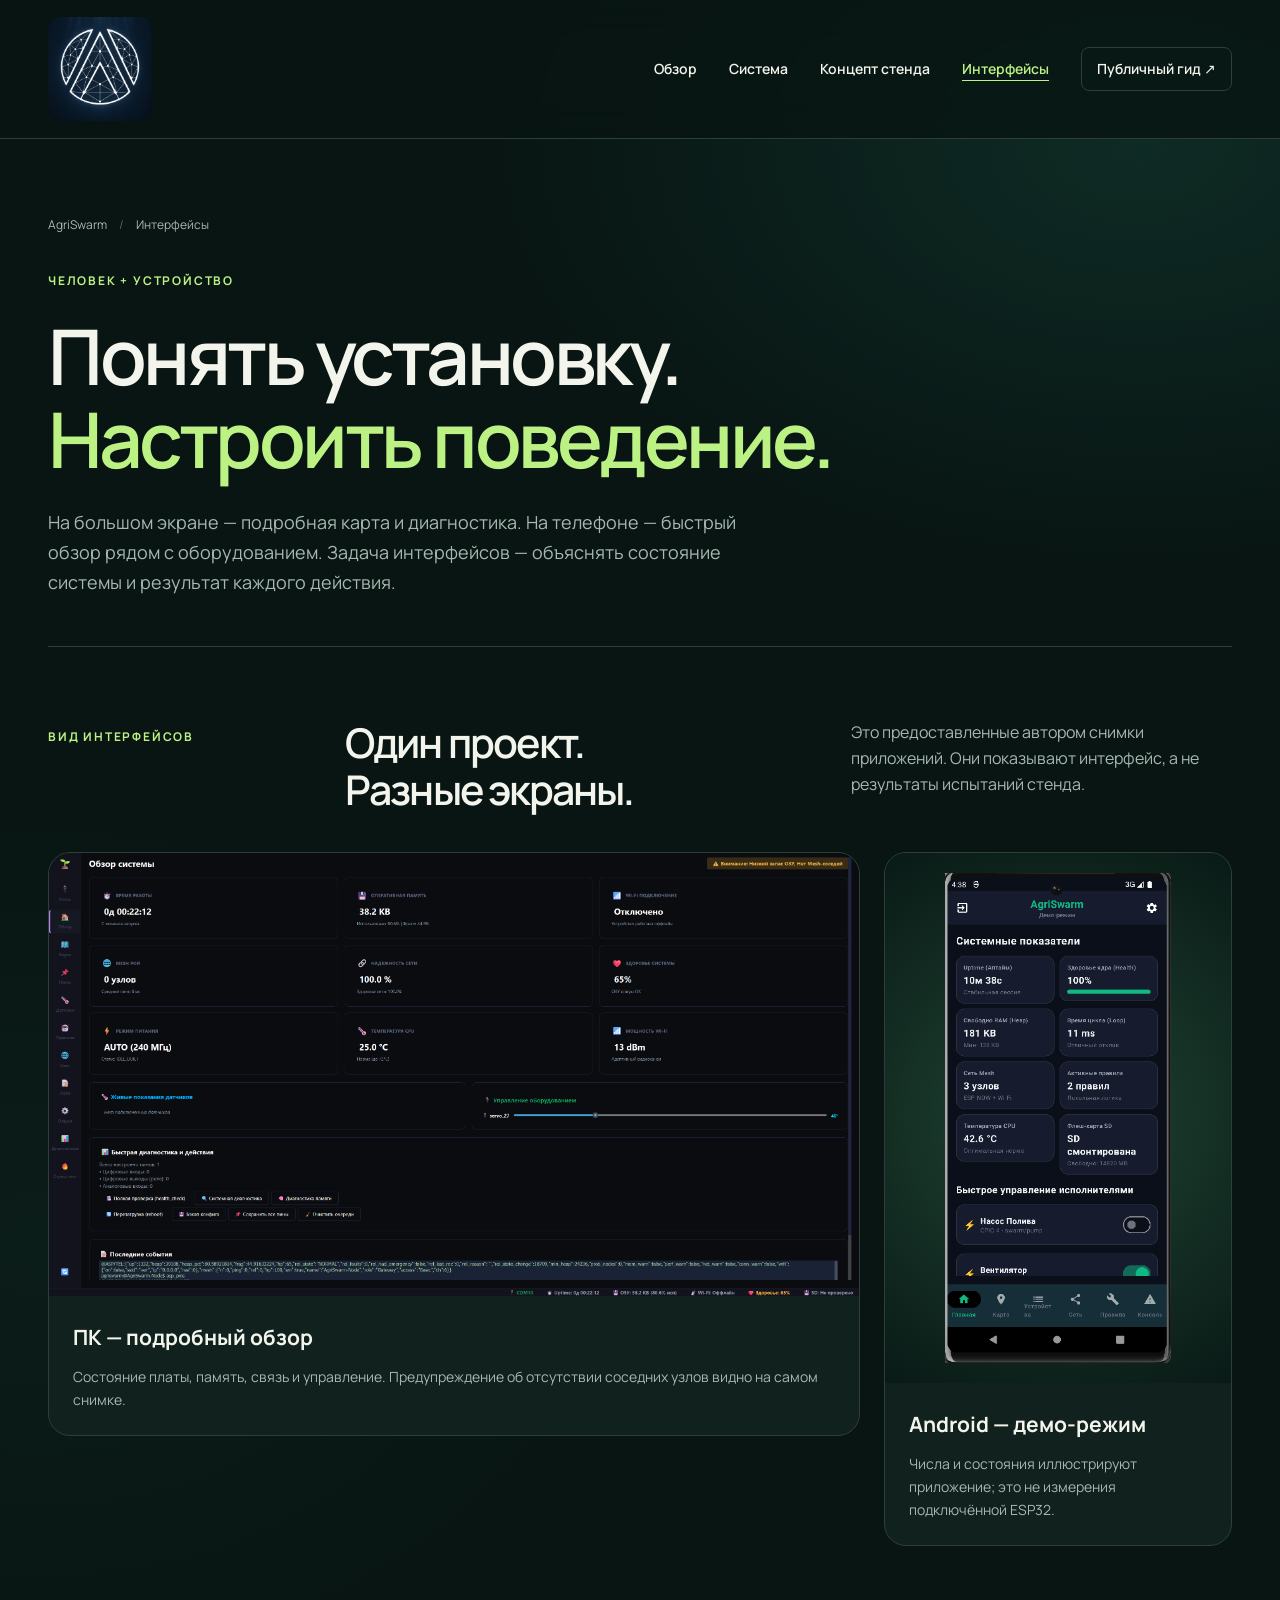
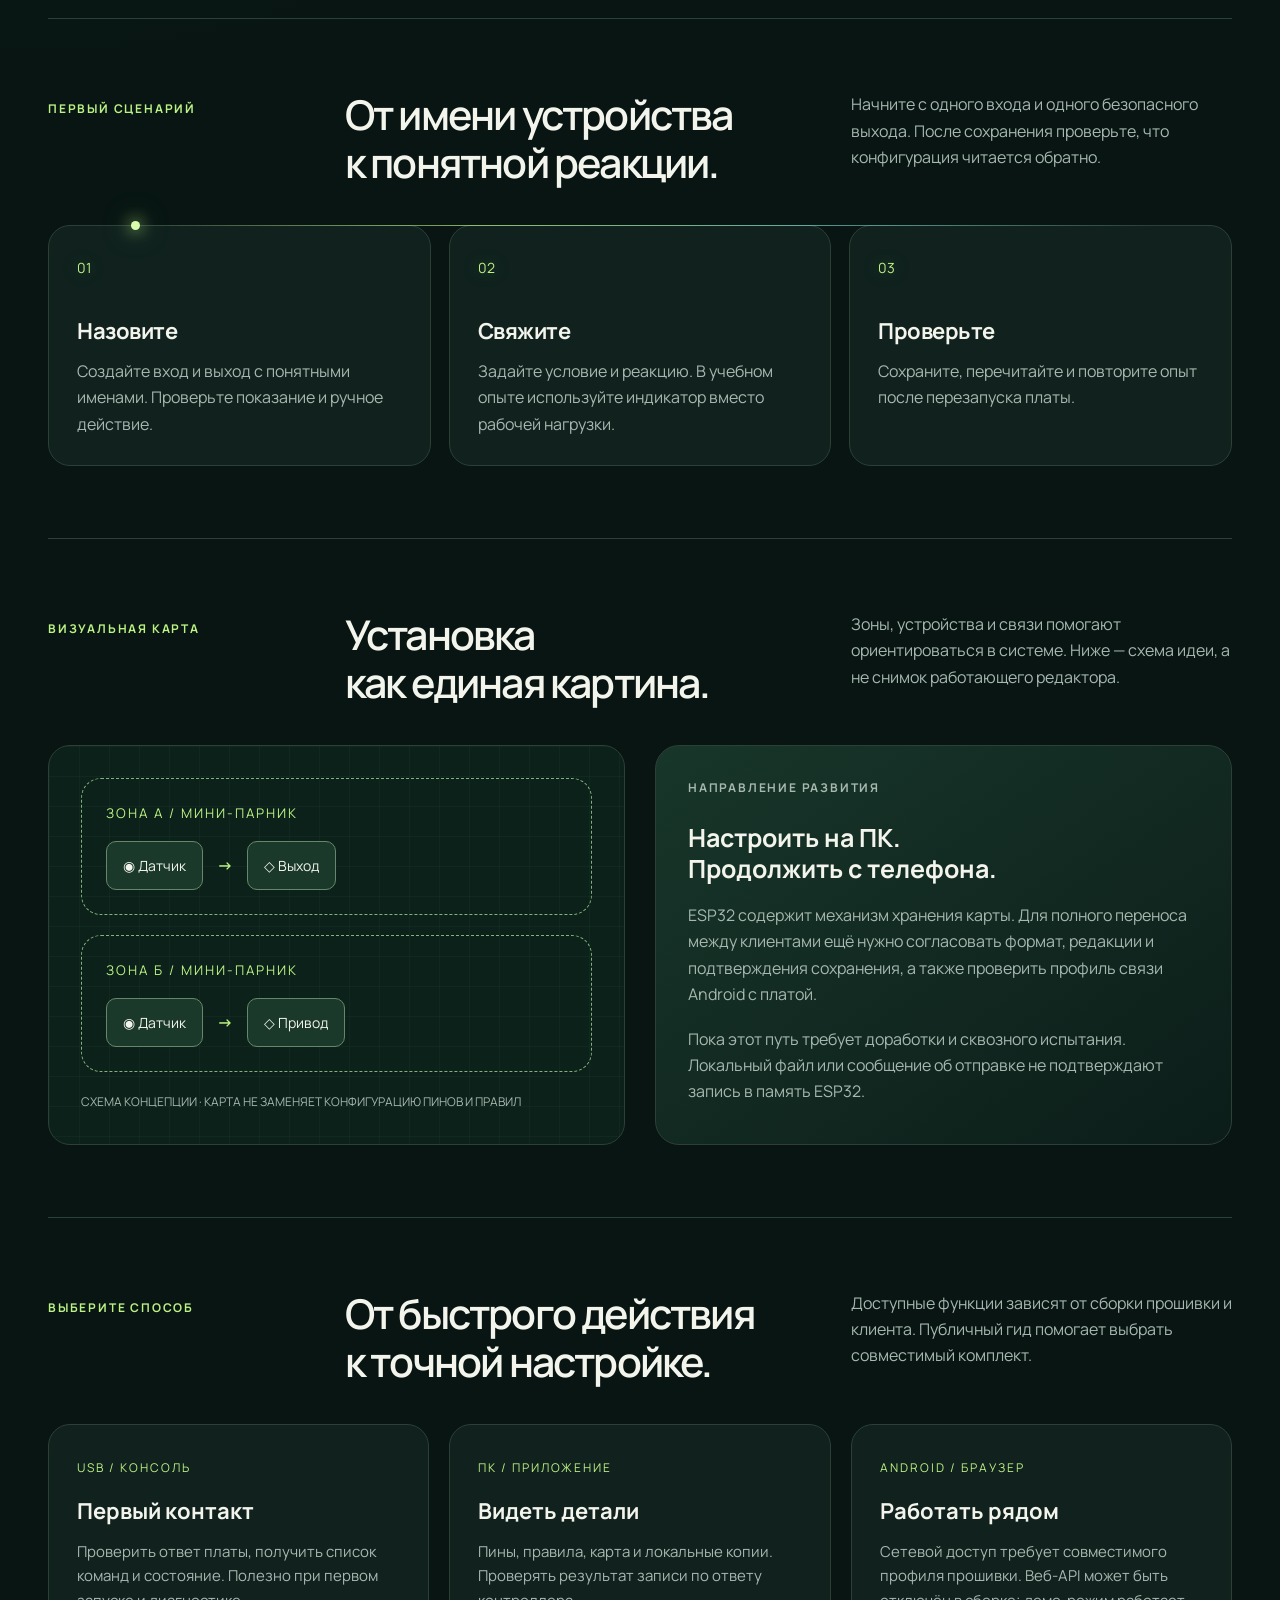
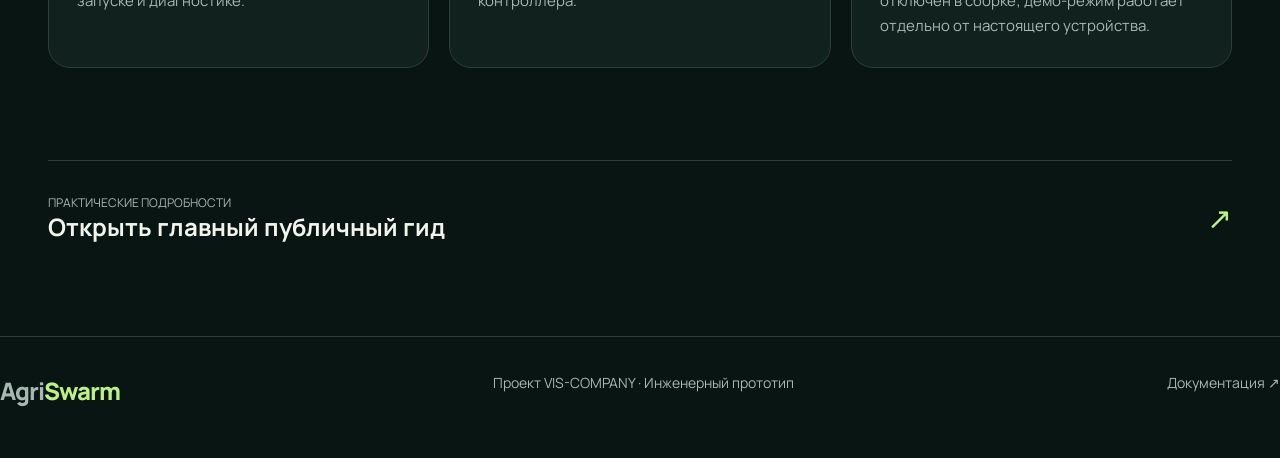
<file: interfaces.html>
<!doctype html>
<html lang="ru"><head><meta charset="utf-8"><meta name="viewport" content="width=device-width,initial-scale=1"><meta name="theme-color" content="#081513"><title>Интерфейсы и карта — AgriSwarm</title><meta name="description" content="Интерфейсы AgriSwarm для ПК и Android, визуальная карта и путь от первого устройства к локальному правилу."><link rel="icon" href="assets/vis-company.jpg"><link rel="stylesheet" href="styles.css"><link rel="stylesheet" href="pages.css"></head><body>
<a class="skip" href="#main">Перейти к содержанию</a><div class="scroll-progress" aria-hidden="true"></div><header class="header"><a class="brand company-brand" href="index.html" aria-label="AgriSwarm — главная"><img src="assets/vis-symbol.png" width="104" height="104" alt="VIS-COMPANY"></a><button class="menu-toggle" type="button" aria-expanded="false" aria-controls="navigation">Меню ＋</button><nav id="navigation" aria-label="Основная навигация"><a href="index.html">Обзор</a><a href="system.html">Система</a><a href="prototype.html">Концепт стенда</a><a href="interfaces.html" aria-current="page">Интерфейсы</a><a class="nav-docs" href="https://github.com/qagent567/esp_progect_PUB">Публичный гид ↗</a></nav></header>
<main id="main"><section class="page-intro"><div class="breadcrumbs"><a href="index.html">AgriSwarm</a><span>/</span> Интерфейсы</div><p class="eyebrow">ЧЕЛОВЕК + УСТРОЙСТВО</p><h1>Понять установку.<br><em>Настроить поведение.</em></h1><p class="intro">На большом экране — подробная карта и диагностика. На телефоне — быстрый обзор рядом с оборудованием. Задача интерфейсов — объяснять состояние системы и результат каждого действия.</p></section>
<section class="section"><div class="section-head"><p class="eyebrow">ВИД ИНТЕРФЕЙСОВ</p><h2>Один проект.<br>Разные экраны.</h2><p>Это предоставленные автором снимки приложений. Они показывают интерфейс, а не результаты испытаний стенда.</p></div><div class="split-gallery"><figure><a class="gallery-image" href="assets/desktop-overview.png"><img src="assets/desktop-overview.png" alt="Приложение ПК: обзор платы, диагностические показатели и управление сервоприводом" loading="lazy"></a><figcaption><strong>ПК — подробный обзор</strong>Состояние платы, память, связь и управление. Предупреждение об отсутствии соседних узлов видно на самом снимке.</figcaption></figure><figure class="phone-example"><a class="gallery-image" href="assets/android-overview.png"><img src="assets/android-overview.png" alt="Android: демо-режим, показатели и быстрые действия" loading="lazy"></a><figcaption><strong>Android — демо-режим</strong>Числа и состояния иллюстрируют приложение; это не измерения подключённой ESP32.</figcaption></figure></div></section>
<section class="section"><div class="section-head"><p class="eyebrow">ПЕРВЫЙ СЦЕНАРИЙ</p><h2>От имени устройства<br>к понятной реакции.</h2><p>Начните с одного входа и одного безопасного выхода. После сохранения проверьте, что конфигурация читается обратно.</p></div><div class="steps"><article><span class="step-number">01</span><h3>Назовите</h3><p>Создайте вход и выход с понятными именами. Проверьте показание и ручное действие.</p></article><article><span class="step-number">02</span><h3>Свяжите</h3><p>Задайте условие и реакцию. В учебном опыте используйте индикатор вместо рабочей нагрузки.</p></article><article><span class="step-number">03</span><h3>Проверьте</h3><p>Сохраните, перечитайте и повторите опыт после перезапуска платы.</p></article></div></section>
<section class="section"><div class="section-head"><p class="eyebrow">ВИЗУАЛЬНАЯ КАРТА</p><h2>Установка<br>как единая картина.</h2><p>Зоны, устройства и связи помогают ориентироваться в системе. Ниже — схема идеи, а не снимок работающего редактора.</p></div><div class="rule-lab"><div class="map-concept" role="img" aria-label="Иллюстрация карты: в зоне А датчик связан с выходом, в зоне Б — с приводом"><div class="map-zone"><small>ЗОНА А / МИНИ-ПАРНИК</small><div class="map-devices"><span>◉ Датчик</span><b>→</b><span>◇ Выход</span></div></div><div class="map-zone"><small>ЗОНА Б / МИНИ-ПАРНИК</small><div class="map-devices"><span>◉ Датчик</span><b>→</b><span>◇ Привод</span></div></div><p class="map-caption">СХЕМА КОНЦЕПЦИИ · КАРТА НЕ ЗАМЕНЯЕТ КОНФИГУРАЦИЮ ПИНОВ И ПРАВИЛ</p></div><article class="visual-panel"><p class="eyebrow">НАПРАВЛЕНИЕ РАЗВИТИЯ</p><h3>Настроить на ПК.<br>Продолжить с телефона.</h3><p>ESP32 содержит механизм хранения карты. Для полного переноса между клиентами ещё нужно согласовать формат, редакции и подтверждения сохранения, а также проверить профиль связи Android с платой.</p><p style="margin-top:18px">Пока этот путь требует доработки и сквозного испытания. Локальный файл или сообщение об отправке не подтверждают запись в память ESP32.</p></article></div></section>
<section class="section"><div class="section-head"><p class="eyebrow">ВЫБЕРИТЕ СПОСОБ</p><h2>От быстрого действия<br>к точной настройке.</h2><p>Доступные функции зависят от сборки прошивки и клиента. Публичный гид помогает выбрать совместимый комплект.</p></div><div class="detail-grid"><article class="detail-card"><span class="number">USB / КОНСОЛЬ</span><h3>Первый контакт</h3><p>Проверить ответ платы, получить список команд и состояние. Полезно при первом запуске и диагностике.</p></article><article class="detail-card"><span class="number">ПК / ПРИЛОЖЕНИЕ</span><h3>Видеть детали</h3><p>Пины, правила, карта и локальные копии. Проверять результат записи по ответу контроллера.</p></article><article class="detail-card"><span class="number">ANDROID / БРАУЗЕР</span><h3>Работать рядом</h3><p>Сетевой доступ требует совместимого профиля прошивки. Веб-API может быть отключён в сборке; демо-режим работает отдельно от настоящего устройства.</p></article></div></section><div class="next-page"><div><small>ПРАКТИЧЕСКИЕ ПОДРОБНОСТИ</small><strong>Открыть главный публичный гид</strong></div><a href="https://github.com/qagent567/esp_progect_PUB" aria-label="Открыть публичную документацию">↗</a></div></main>
<footer><a class="brand" href="index.html">Agri<span>Swarm</span></a><p>Проект VIS-COMPANY · Инженерный прототип</p><a href="https://github.com/qagent567/esp_progect_PUB">Документация ↗</a></footer><dialog class="image-dialog" aria-label="Просмотр интерфейса"><button class="image-dialog-close" type="button" aria-label="Закрыть изображение">×</button><figure><img alt=""><figcaption></figcaption></figure></dialog><script src="site.js" defer></script></body></html>
</file>
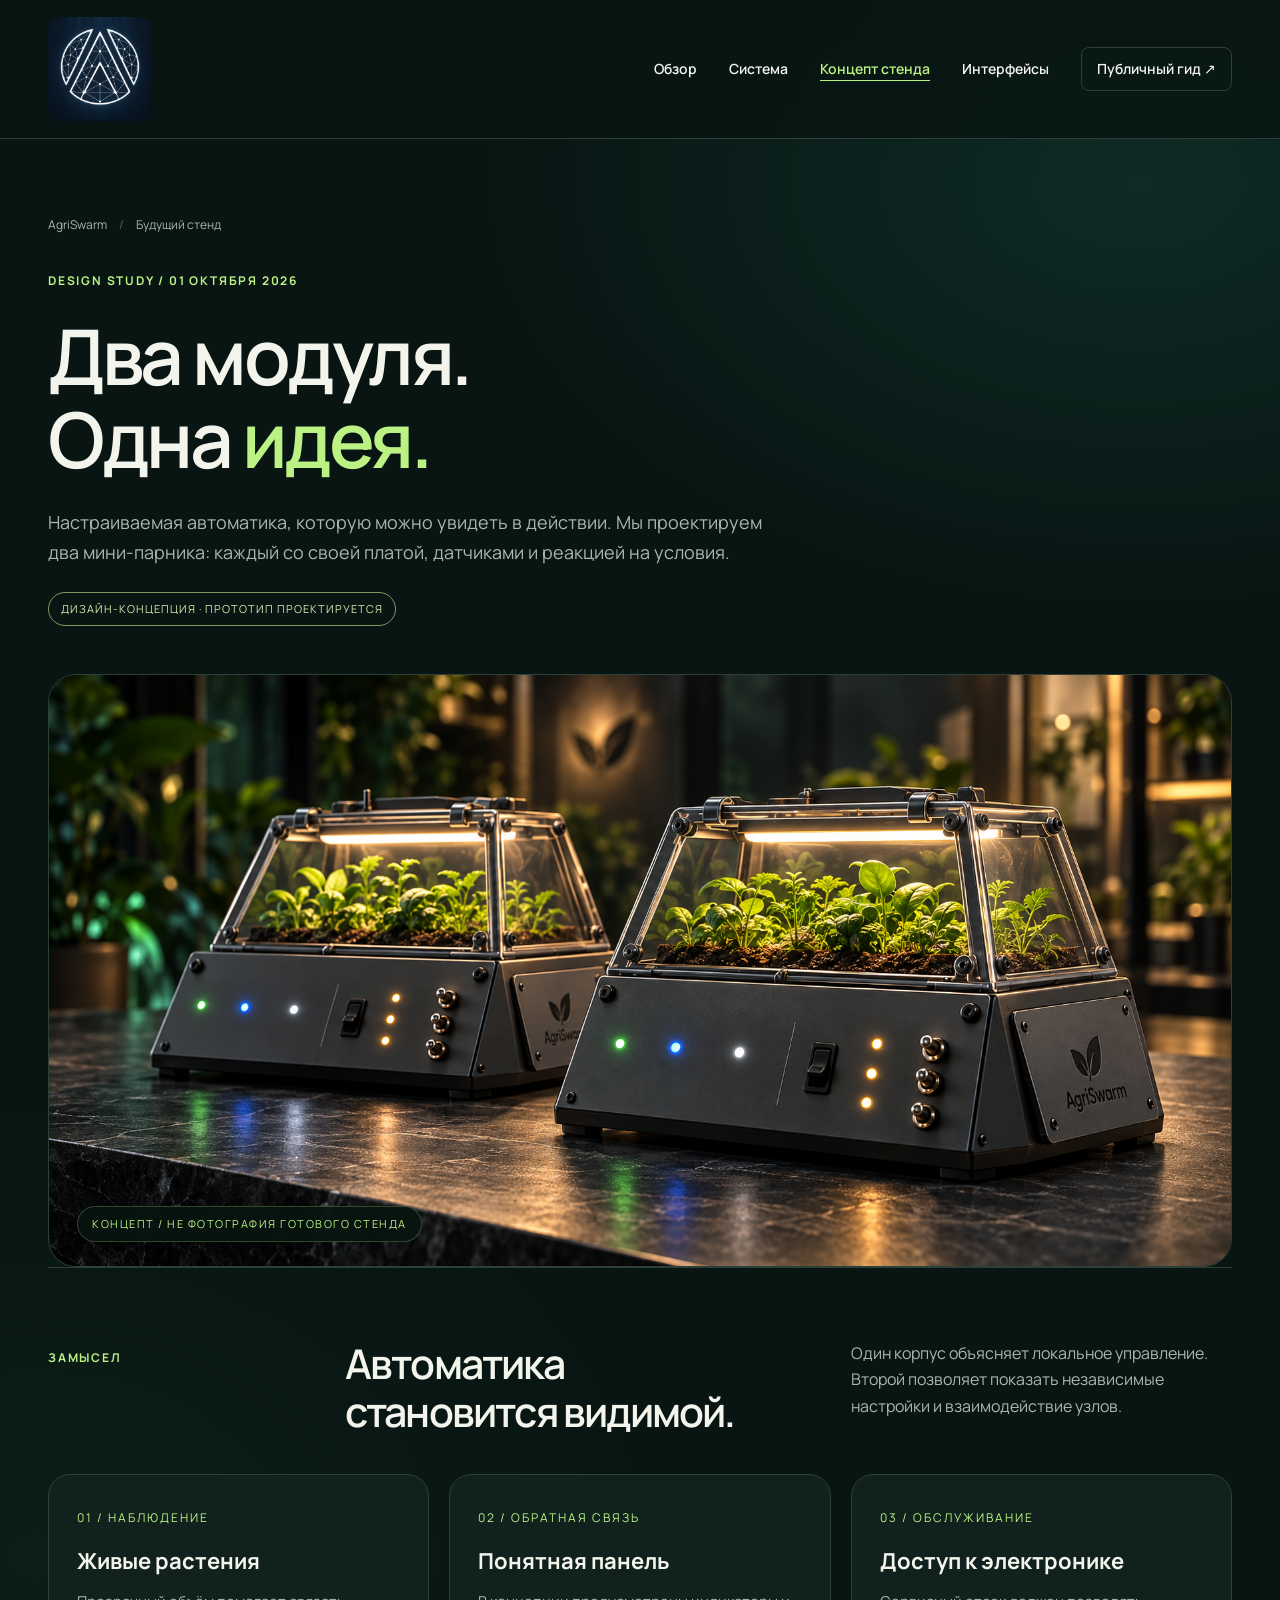
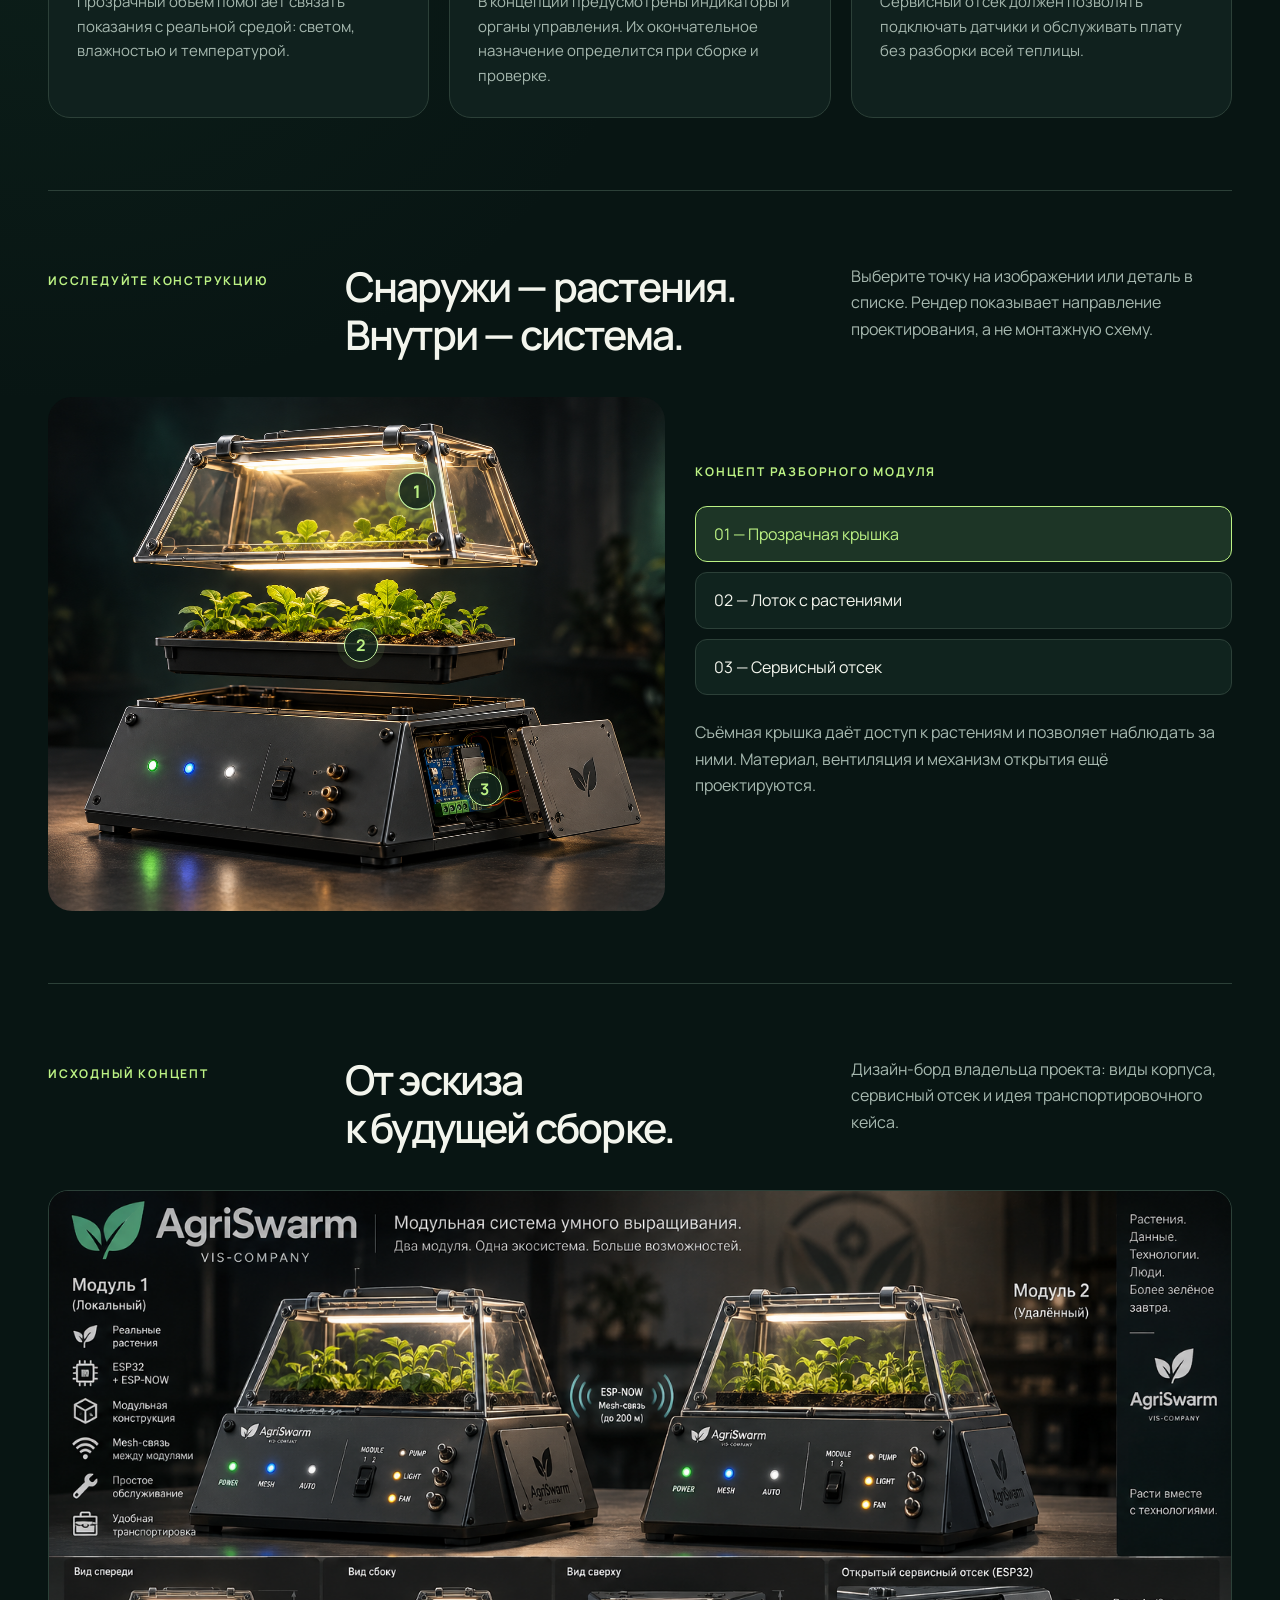
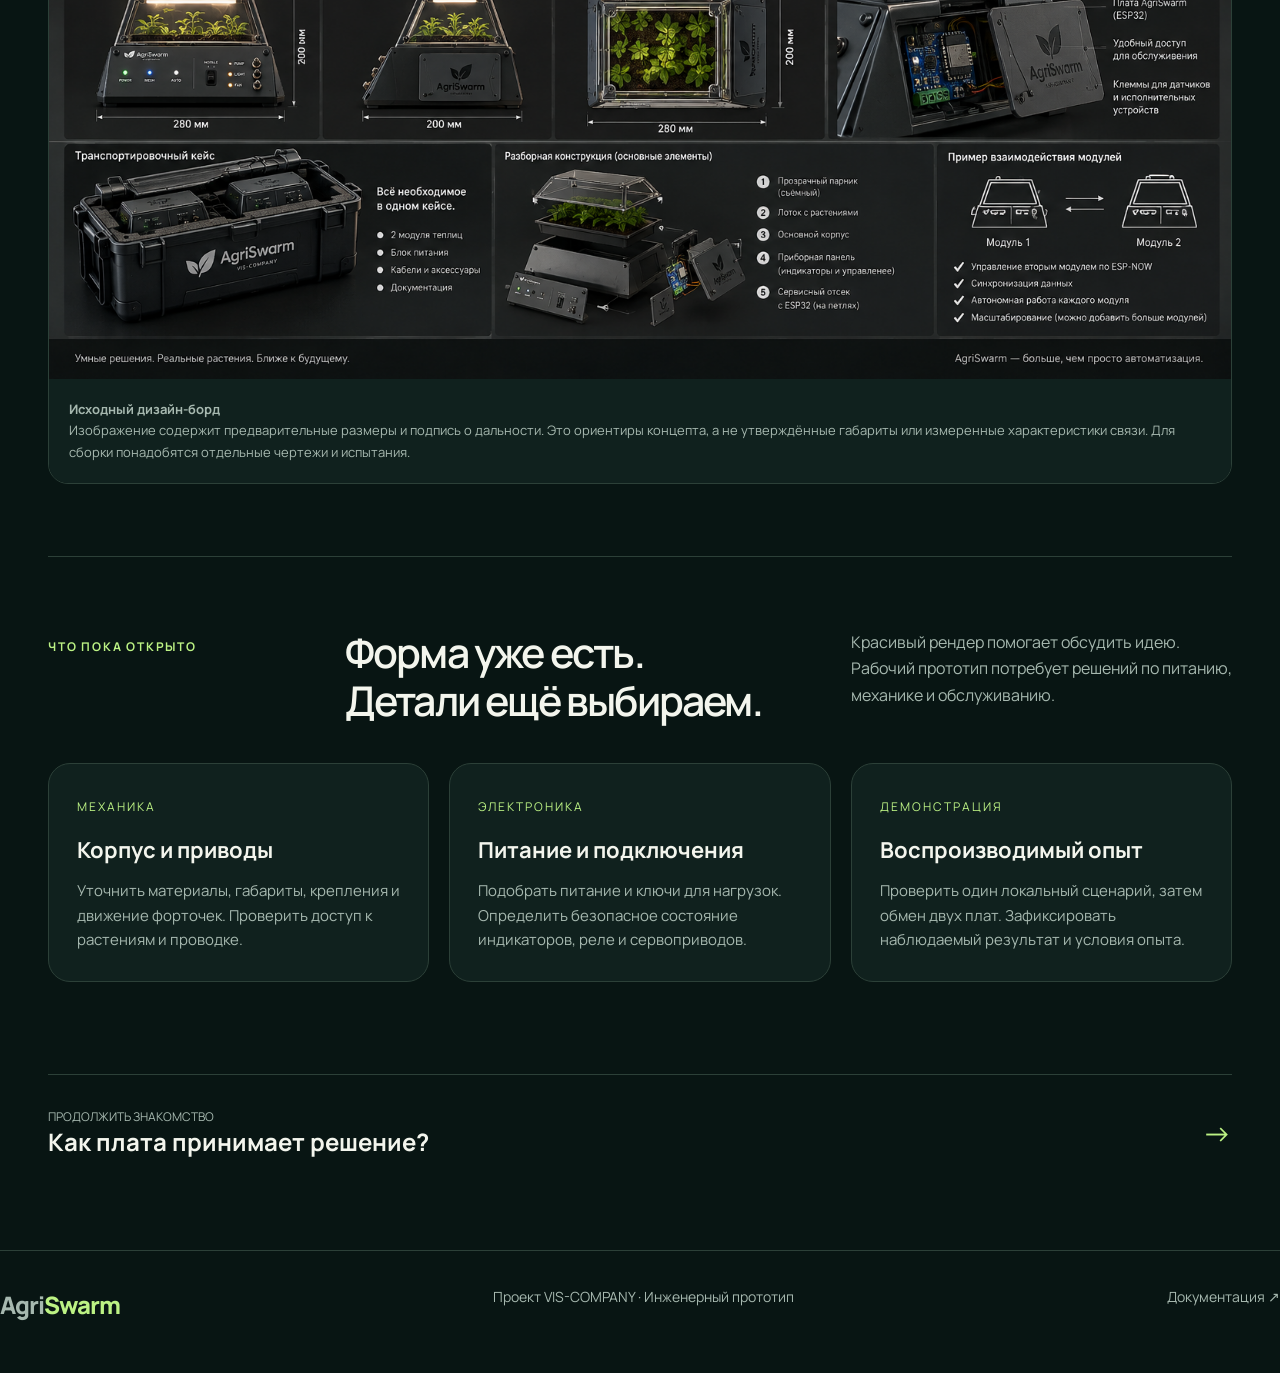
<file: prototype.html>
<!doctype html>
<html lang="ru">
<head><meta charset="utf-8"><meta name="viewport" content="width=device-width,initial-scale=1"><meta name="theme-color" content="#081513"><title>Будущий стенд — AgriSwarm</title><meta name="description" content="Дизайн-концепция стенда AgriSwarm: два мини-парника, разборный корпус и доступ к ESP32. Прототип проектируется."><link rel="icon" href="assets/vis-company.jpg"><link rel="stylesheet" href="styles.css"><link rel="stylesheet" href="pages.css"></head>
<body>
<a class="skip" href="#main">Перейти к содержанию</a><div class="scroll-progress" aria-hidden="true"></div>
<header class="header"><a class="brand company-brand" href="index.html" aria-label="AgriSwarm — главная"><img src="assets/vis-symbol.png" width="104" height="104" alt="VIS-COMPANY"></a><button class="menu-toggle" type="button" aria-expanded="false" aria-controls="navigation">Меню ＋</button><nav id="navigation" aria-label="Основная навигация"><a href="index.html">Обзор</a><a href="system.html">Система</a><a href="prototype.html" aria-current="page">Концепт стенда</a><a href="interfaces.html">Интерфейсы</a><a class="nav-docs" href="https://github.com/qagent567/esp_progect_PUB">Публичный гид ↗</a></nav></header>
<main id="main">
<section class="page-intro"><div class="breadcrumbs"><a href="index.html">AgriSwarm</a><span>/</span> Будущий стенд</div><p class="eyebrow">DESIGN STUDY / 01 ОКТЯБРЯ 2026</p><h1>Два модуля.<br>Одна <em>идея.</em></h1><p class="intro">Настраиваемая автоматика, которую можно увидеть в действии. Мы проектируем два мини-парника: каждый со своей платой, датчиками и реакцией на условия.</p><span class="concept-label">ДИЗАЙН-КОНЦЕПЦИЯ · ПРОТОТИП ПРОЕКТИРУЕТСЯ</span></section>
<figure class="wide-concept"><img src="assets/modules-concept.png" width="1774" height="887" alt="Сгенерированный концепт: два мини-парника с прозрачными крышками, растениями и панелями управления" fetchpriority="high"><figcaption>КОНЦЕПТ / НЕ ФОТОГРАФИЯ ГОТОВОГО СТЕНДА</figcaption></figure>
<section class="section"><div class="section-head"><p class="eyebrow">ЗАМЫСЕЛ</p><h2>Автоматика<br>становится видимой.</h2><p>Один корпус объясняет локальное управление. Второй позволяет показать независимые настройки и взаимодействие узлов.</p></div><div class="detail-grid"><article class="detail-card"><span class="number">01 / НАБЛЮДЕНИЕ</span><h3>Живые растения</h3><p>Прозрачный объём помогает связать показания с реальной средой: светом, влажностью и температурой.</p></article><article class="detail-card"><span class="number">02 / ОБРАТНАЯ СВЯЗЬ</span><h3>Понятная панель</h3><p>В концепции предусмотрены индикаторы и органы управления. Их окончательное назначение определится при сборке и проверке.</p></article><article class="detail-card"><span class="number">03 / ОБСЛУЖИВАНИЕ</span><h3>Доступ к электронике</h3><p>Сервисный отсек должен позволять подключать датчики и обслуживать плату без разборки всей теплицы.</p></article></div></section>
<section class="section"><div class="section-head"><p class="eyebrow">ИССЛЕДУЙТЕ КОНСТРУКЦИЮ</p><h2>Снаружи — растения.<br>Внутри — система.</h2><p>Выберите точку на изображении или деталь в списке. Рендер показывает направление проектирования, а не монтажную схему.</p></div><div class="anatomy"><div class="anatomy-visual"><img src="assets/module-exploded-concept.png" width="1536" height="1024" alt="Концептуальный разборный вид: крышка, лоток растений и корпус с открытым отсеком ESP32" loading="lazy"><button class="hotspot" type="button" data-part="cover" aria-label="Прозрачная крышка" aria-pressed="true">1</button><button class="hotspot" type="button" data-part="tray" aria-label="Лоток с растениями" aria-pressed="false">2</button><button class="hotspot" type="button" data-part="service" aria-label="Сервисный отсек" aria-pressed="false">3</button></div><div class="anatomy-copy"><p class="eyebrow">КОНЦЕПТ РАЗБОРНОГО МОДУЛЯ</p><div class="part-list"><button class="part-choice" type="button" data-part="cover" aria-pressed="true">01 — Прозрачная крышка</button><button class="part-choice" type="button" data-part="tray" aria-pressed="false">02 — Лоток с растениями</button><button class="part-choice" type="button" data-part="service" aria-pressed="false">03 — Сервисный отсек</button></div><p class="part-description" id="part-description" aria-live="polite">Съёмная крышка даёт доступ к растениям и позволяет наблюдать за ними. Материал, вентиляция и механизм открытия ещё проектируются.</p></div></div></section>
<section class="section"><div class="section-head"><p class="eyebrow">ИСХОДНЫЙ КОНЦЕПТ</p><h2>От эскиза<br>к будущей сборке.</h2><p>Дизайн-борд владельца проекта: виды корпуса, сервисный отсек и идея транспортировочного кейса.</p></div><figure class="concept-board"><a class="gallery-image" href="assets/prototype-design-board.png"><img src="assets/prototype-design-board.png" width="1536" height="1024" alt="Исходный концептуальный борд AgriSwarm с видами модулей и кейса" loading="lazy"></a><figcaption><strong>Исходный дизайн-борд</strong><br>Изображение содержит предварительные размеры и подпись о дальности. Это ориентиры концепта, а не утверждённые габариты или измеренные характеристики связи. Для сборки понадобятся отдельные чертежи и испытания.</figcaption></figure></section>
<section class="section"><div class="section-head"><p class="eyebrow">ЧТО ПОКА ОТКРЫТО</p><h2>Форма уже есть.<br>Детали ещё выбираем.</h2><p>Красивый рендер помогает обсудить идею. Рабочий прототип потребует решений по питанию, механике и обслуживанию.</p></div><div class="detail-grid"><article class="detail-card"><span class="number">МЕХАНИКА</span><h3>Корпус и приводы</h3><p>Уточнить материалы, габариты, крепления и движение форточек. Проверить доступ к растениям и проводке.</p></article><article class="detail-card"><span class="number">ЭЛЕКТРОНИКА</span><h3>Питание и подключения</h3><p>Подобрать питание и ключи для нагрузок. Определить безопасное состояние индикаторов, реле и сервоприводов.</p></article><article class="detail-card"><span class="number">ДЕМОНСТРАЦИЯ</span><h3>Воспроизводимый опыт</h3><p>Проверить один локальный сценарий, затем обмен двух плат. Зафиксировать наблюдаемый результат и условия опыта.</p></article></div></section>
<div class="next-page"><div><small>ПРОДОЛЖИТЬ ЗНАКОМСТВО</small><strong>Как плата принимает решение?</strong></div><a href="system.html" aria-label="Перейти к устройству системы">→</a></div>
</main>
<footer><a class="brand" href="index.html">Agri<span>Swarm</span></a><p>Проект VIS-COMPANY · Инженерный прототип</p><a href="https://github.com/qagent567/esp_progect_PUB">Документация ↗</a></footer>
<dialog class="image-dialog" aria-label="Просмотр концепта"><button class="image-dialog-close" type="button" aria-label="Закрыть изображение">×</button><figure><img alt=""><figcaption></figcaption></figure></dialog><script src="site.js" defer></script><script src="pages.js" defer></script>
</body></html>
</file>
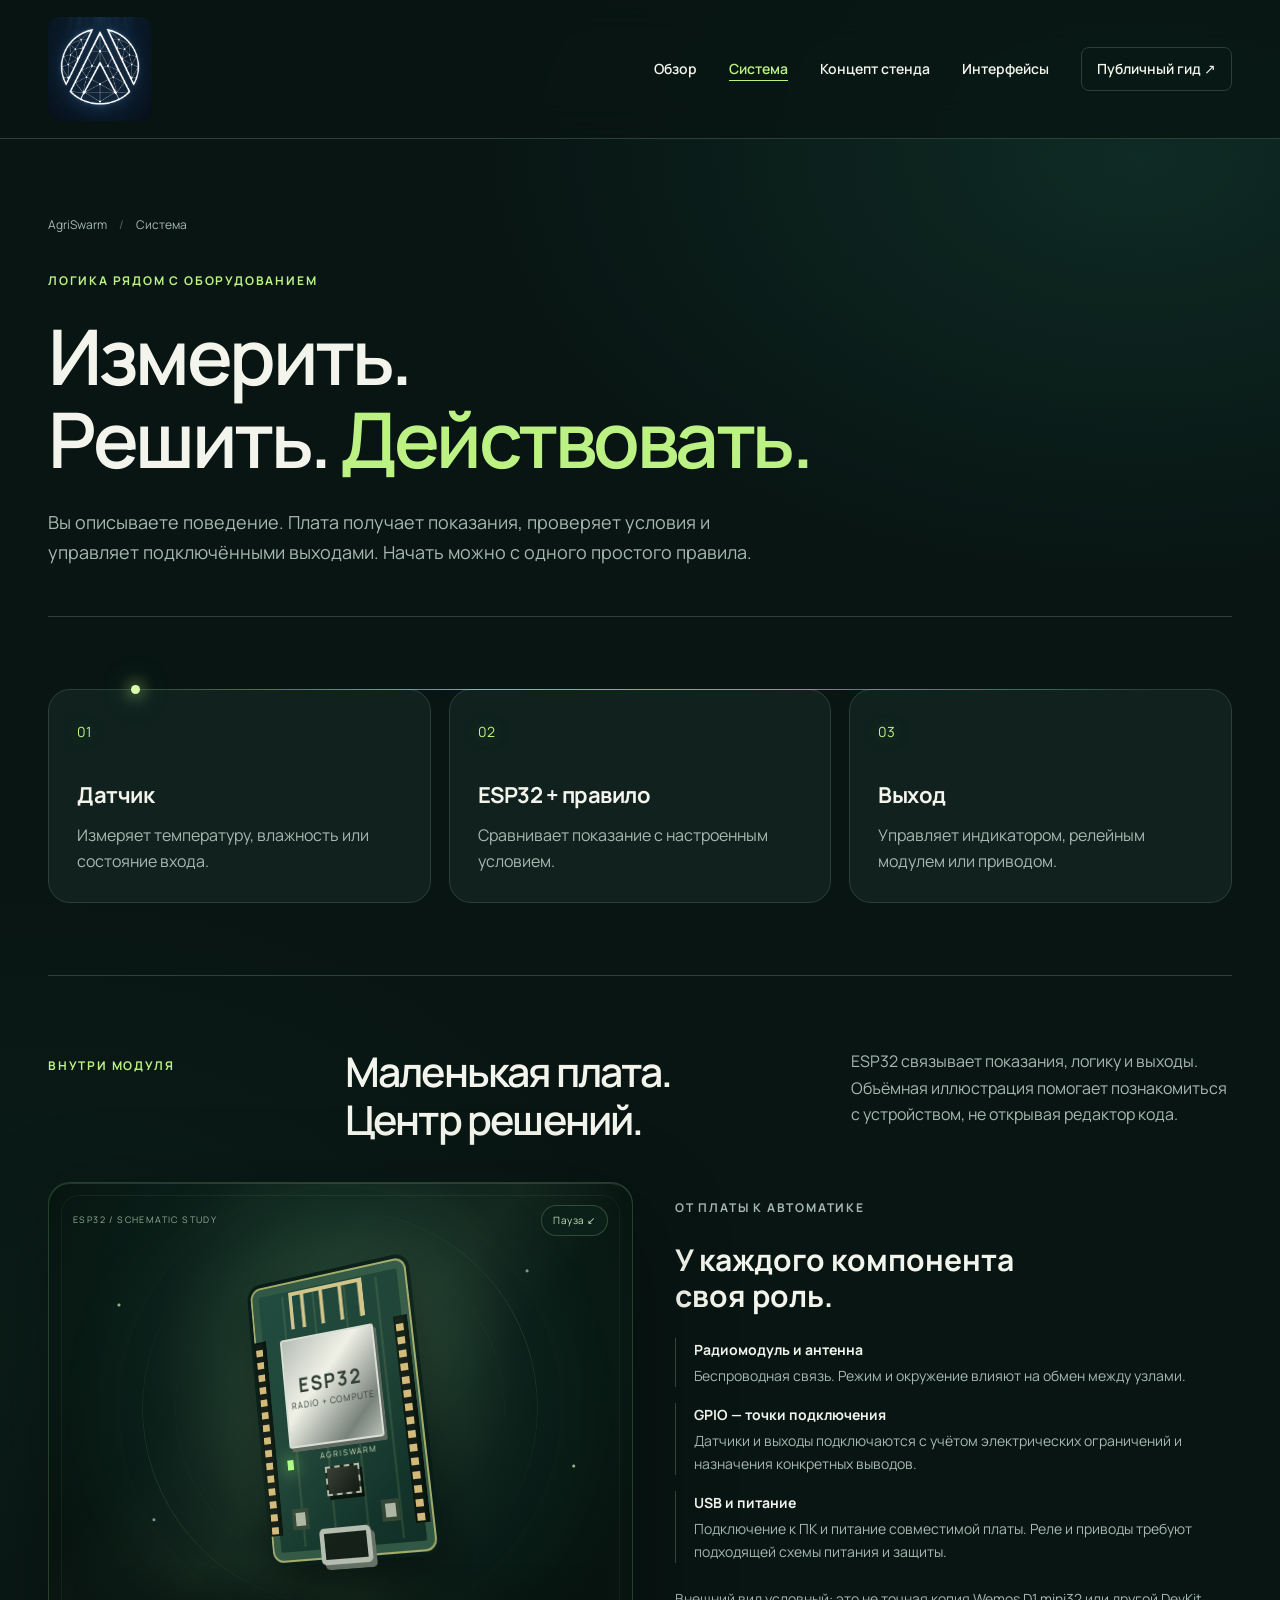
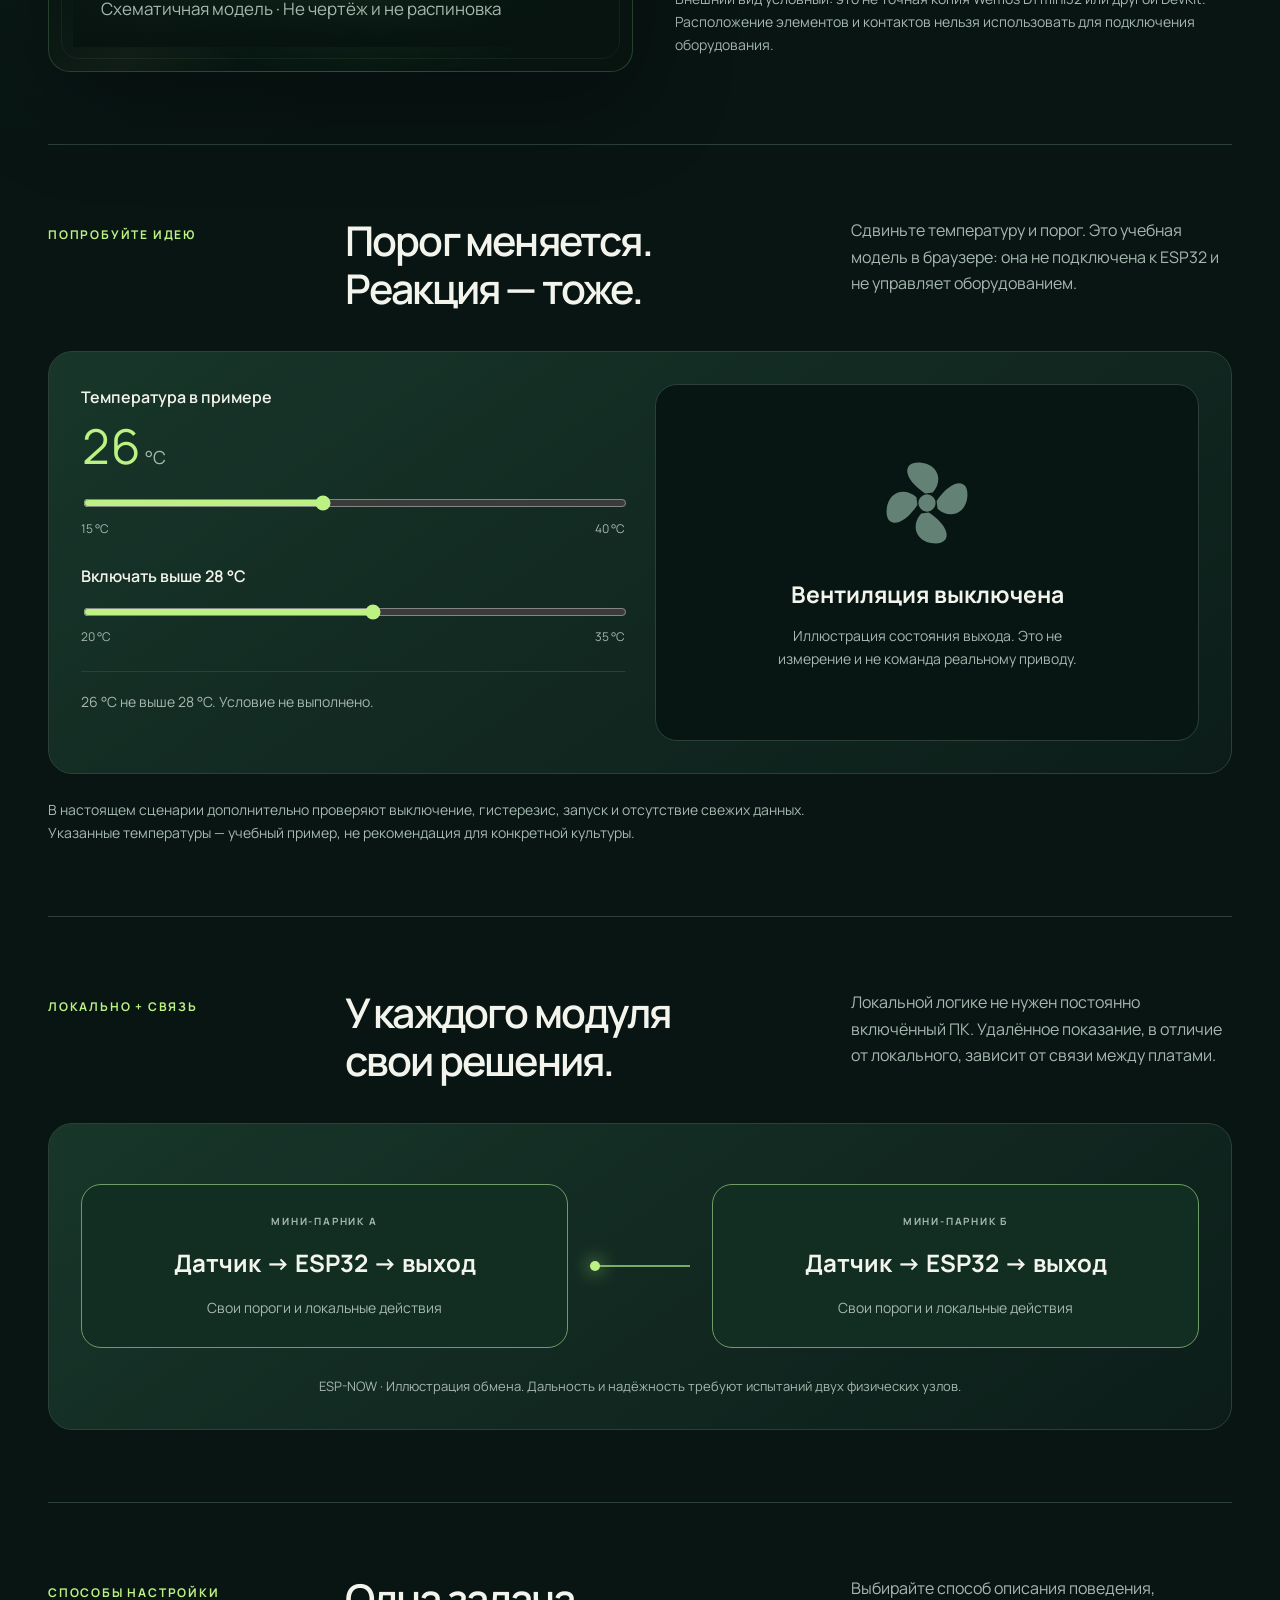
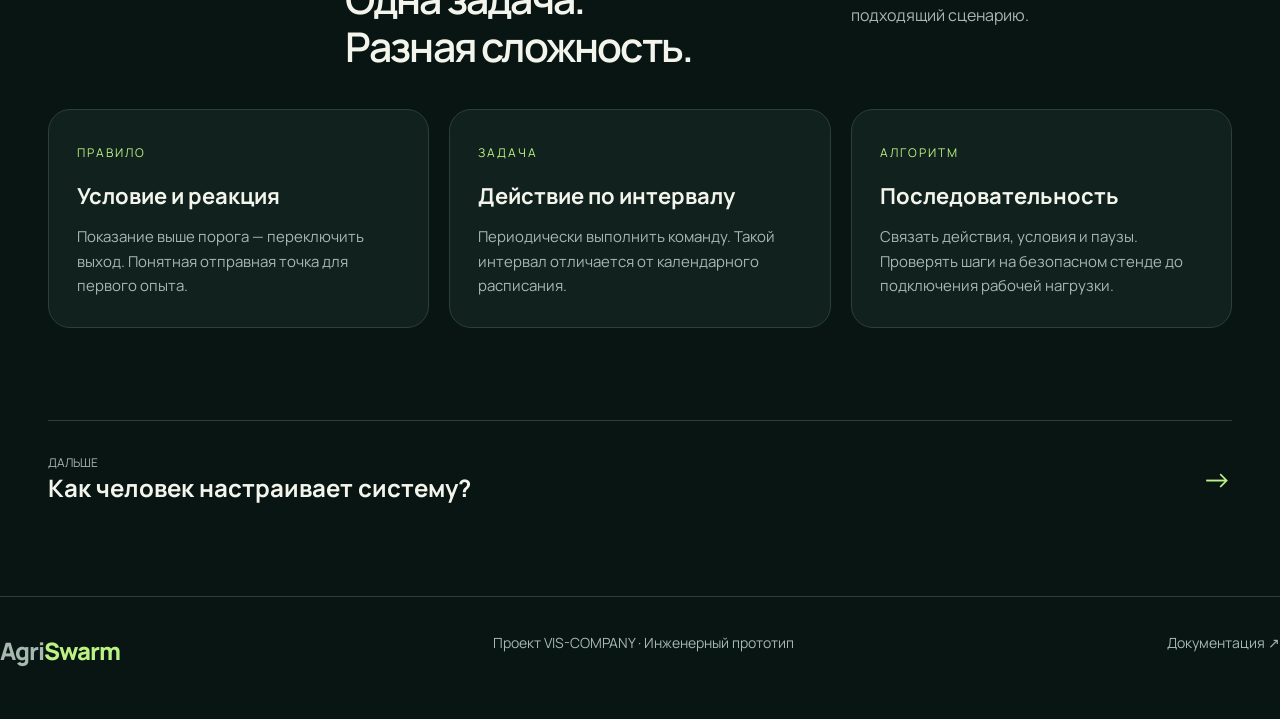
<file: system.html>
<!doctype html>
<html lang="ru"><head><meta charset="utf-8"><meta name="viewport" content="width=device-width,initial-scale=1"><meta name="theme-color" content="#081513"><title>Как работает система — AgriSwarm</title><meta name="description" content="Датчик, правило и действие: интерактивная иллюстрация локальной автоматики AgriSwarm и обмена между ESP32."><link rel="icon" href="assets/vis-company.jpg"><link rel="stylesheet" href="styles.css"><link rel="stylesheet" href="pages.css"><link rel="stylesheet" href="luxury.css"><link rel="stylesheet" href="esp32.css"></head><body>
<a class="skip" href="#main">Перейти к содержанию</a><div class="scroll-progress" aria-hidden="true"></div><header class="header"><a class="brand company-brand" href="index.html" aria-label="AgriSwarm — главная"><img src="assets/vis-symbol.png" width="104" height="104" alt="VIS-COMPANY"></a><button class="menu-toggle" type="button" aria-expanded="false" aria-controls="navigation">Меню ＋</button><nav id="navigation" aria-label="Основная навигация"><a href="index.html">Обзор</a><a href="system.html" aria-current="page">Система</a><a href="prototype.html">Концепт стенда</a><a href="interfaces.html">Интерфейсы</a><a class="nav-docs" href="https://github.com/qagent567/esp_progect_PUB">Публичный гид ↗</a></nav></header>
<main id="main"><section class="page-intro"><div class="breadcrumbs"><a href="index.html">AgriSwarm</a><span>/</span> Система</div><p class="eyebrow">ЛОГИКА РЯДОМ С ОБОРУДОВАНИЕМ</p><h1>Измерить.<br>Решить. <em>Действовать.</em></h1><p class="intro">Вы описываете поведение. Плата получает показания, проверяет условия и управляет подключёнными выходами. Начать можно с одного простого правила.</p></section>
<section class="section"><div class="steps"><article><span class="step-number">01</span><h3>Датчик</h3><p>Измеряет температуру, влажность или состояние входа.</p></article><article><span class="step-number">02</span><h3>ESP32 + правило</h3><p>Сравнивает показание с настроенным условием.</p></article><article><span class="step-number">03</span><h3>Выход</h3><p>Управляет индикатором, релейным модулем или приводом.</p></article></div></section>
<section class="section" aria-labelledby="board-title"><div class="section-head"><p class="eyebrow">ВНУТРИ МОДУЛЯ</p><h2 id="board-title">Маленькая плата.<br>Центр решений.</h2><p>ESP32 связывает показания, логику и выходы. Объёмная иллюстрация помогает познакомиться с устройством, не открывая редактор кода.</p></div><div class="board-showcase"><figure class="luxury-stage board-stage" aria-label="Схематичная объёмная модель ESP32"><div class="stage-halo" aria-hidden="true"></div><div class="stage-stars" aria-hidden="true"></div><div class="stage-toolbar"><span>ESP32 / SCHEMATIC STUDY</span><button class="motion-toggle" type="button" aria-pressed="false">Пауза ↙</button></div><div class="model-scene" aria-hidden="true"><div class="model-world"><div class="model-floor"></div><div class="esp-board"><div class="pcb-under"></div><div class="pcb-plane"></div><div class="pcb-antenna"></div><div class="rf-shield"><strong>ESP32</strong><small>RADIO + COMPUTE</small></div><div class="pcb-pins left"></div><div class="pcb-pins right"></div><div class="pcb-chip"></div><div class="pcb-led"></div><div class="pcb-button"></div><div class="pcb-button second"></div><div class="pcb-usb"></div><span class="board-label">AGRISWARM</span></div></div></div><figcaption class="board-caption">Схематичная модель · Не чертёж и не распиновка</figcaption></figure><div class="board-copy"><p class="eyebrow">ОТ ПЛАТЫ К АВТОМАТИКЕ</p><h3>У каждого компонента<br>своя роль.</h3><div class="board-parts"><p><strong>Радиомодуль и антенна</strong>Беспроводная связь. Режим и окружение влияют на обмен между узлами.</p><p><strong>GPIO — точки подключения</strong>Датчики и выходы подключаются с учётом электрических ограничений и назначения конкретных выводов.</p><p><strong>USB и питание</strong>Подключение к ПК и питание совместимой платы. Реле и приводы требуют подходящей схемы питания и защиты.</p></div><p class="section-note">Внешний вид условный: это не точная копия Wemos D1 mini32 или другой DevKit. Расположение элементов и контактов нельзя использовать для подключения оборудования.</p></div></div></section>
<section class="section" aria-labelledby="lab-title"><div class="section-head"><p class="eyebrow">ПОПРОБУЙТЕ ИДЕЮ</p><h2 id="lab-title">Порог меняется.<br>Реакция — тоже.</h2><p>Сдвиньте температуру и порог. Это учебная модель в браузере: она не подключена к ESP32 и не управляет оборудованием.</p></div><div class="visual-panel rule-lab"><div class="lab-controls"><div><label for="temperature">Температура в примере</label><div class="lab-value"><output id="temperature-value" for="temperature">26</output><small> °C</small></div><input id="temperature" type="range" min="15" max="40" value="26" step="1"><div class="lab-legend"><span>15 °C</span><span>40 °C</span></div></div><div><label for="threshold">Включать выше <output id="threshold-value" for="threshold">28</output> °C</label><input id="threshold" type="range" min="20" max="35" value="28" step="1"><div class="lab-legend"><span>20 °C</span><span>35 °C</span></div></div><p class="lab-feedback" id="lab-feedback" aria-live="polite">26 °C не выше 28 °C. Условие не выполнено.</p></div><div class="output-card" id="rule-output" data-on="false"><svg class="fan" viewBox="0 0 100 100" aria-hidden="true"><circle cx="50" cy="50" r="9" fill="currentColor"/><path d="M48 40C24 24 24 6 44 8c18 2 23 19 12 31M60 48c16-24 34-24 32-4-2 18-19 23-31 12M52 60c24 16 24 34 4 32-18-2-23-19-12-31M40 52C24 76 6 76 8 56c2-18 19-23 31-12" fill="currentColor"/></svg><strong id="output-label">Вентиляция выключена</strong><p>Иллюстрация состояния выхода. Это не измерение и не команда реальному приводу.</p></div></div><noscript><p class="section-note">Для интерактивного примера включите JavaScript. Принцип: если показание выше порога, условие включает выход.</p></noscript><p class="section-note">В настоящем сценарии дополнительно проверяют выключение, гистерезис, запуск и отсутствие свежих данных. Указанные температуры — учебный пример, не рекомендация для конкретной культуры.</p></section>
<section class="section"><div class="section-head"><p class="eyebrow">ЛОКАЛЬНО + СВЯЗЬ</p><h2>У каждого модуля<br>свои решения.</h2><p>Локальной логике не нужен постоянно включённый ПК. Удалённое показание, в отличие от локального, зависит от связи между платами.</p></div><div class="visual-panel"><div class="network-scene"><article class="network-node"><p class="eyebrow">МИНИ-ПАРНИК А</p><h3>Датчик → ESP32 → выход</h3><p>Свои пороги и локальные действия</p></article><div class="network-packets" aria-hidden="true"></div><article class="network-node"><p class="eyebrow">МИНИ-ПАРНИК Б</p><h3>Датчик → ESP32 → выход</h3><p>Свои пороги и локальные действия</p></article></div><p class="network-caption">ESP-NOW · Иллюстрация обмена. Дальность и надёжность требуют испытаний двух физических узлов.</p></div></section>
<section class="section"><div class="section-head"><p class="eyebrow">СПОСОБЫ НАСТРОЙКИ</p><h2>Одна задача.<br>Разная сложность.</h2><p>Выбирайте способ описания поведения, подходящий сценарию.</p></div><div class="detail-grid"><article class="detail-card"><span class="number">ПРАВИЛО</span><h3>Условие и реакция</h3><p>Показание выше порога — переключить выход. Понятная отправная точка для первого опыта.</p></article><article class="detail-card"><span class="number">ЗАДАЧА</span><h3>Действие по интервалу</h3><p>Периодически выполнить команду. Такой интервал отличается от календарного расписания.</p></article><article class="detail-card"><span class="number">АЛГОРИТМ</span><h3>Последовательность</h3><p>Связать действия, условия и паузы. Проверять шаги на безопасном стенде до подключения рабочей нагрузки.</p></article></div></section><div class="next-page"><div><small>ДАЛЬШЕ</small><strong>Как человек настраивает систему?</strong></div><a href="interfaces.html" aria-label="Перейти к интерфейсам">→</a></div></main>
<footer><a class="brand" href="index.html">Agri<span>Swarm</span></a><p>Проект VIS-COMPANY · Инженерный прототип</p><a href="https://github.com/qagent567/esp_progect_PUB">Документация ↗</a></footer><script src="site.js" defer></script><script src="pages.js" defer></script><script src="luxury.js" defer></script></body></html>
</file>
<file: styles.css>
@import url('https://fonts.googleapis.com/css2?family=Manrope:wght@400;500;600;700;800&display=swap');
:root{color-scheme:dark;--bg:#081513;--panel:#10211e;--lime:#bcf284;--text:#f3f5ed;--muted:#a6b8af;--line:#2c4038;--radius:22px;font-family:Manrope,Arial,sans-serif;font-synthesis:none}
*{box-sizing:border-box}html{scroll-behavior:smooth;scroll-padding-top:100px}body{margin:0;background:var(--bg);color:var(--text);font-size:16px;line-height:1.65}a{color:inherit;text-decoration:none}button{font:inherit}a:focus-visible,button:focus-visible,summary:focus-visible{outline:3px solid var(--lime);outline-offset:6px}img{display:block;max-width:100%;height:auto}p,h1,h2,h3,figure{margin:0}a:hover{color:var(--lime)}.skip{position:absolute;top:-80px;left:20px;background:var(--lime);color:var(--bg);padding:12px;z-index:20}.skip:focus{top:10px}
.header{max-width:1376px;margin:auto;padding:26px 48px;display:flex;align-items:center;justify-content:space-between;border-bottom:1px solid var(--line);gap:20px}.brand{display:inline-flex;align-items:center;font-size:24px;font-weight:800;letter-spacing:-1px;white-space:nowrap}.brand>span:not(.mark){color:var(--lime)}.mark{display:grid;place-items:center;width:33px;height:33px;border:1px solid var(--lime);border-radius:9px;margin-right:12px;color:var(--lime);font-size:23px}.header nav{display:flex;align-items:center;gap:32px;font-size:14px;font-weight:600}
main{max-width:1376px;margin:auto}.hero{display:grid;grid-template-columns:1.1fr 1fr;align-items:center;gap:42px;padding:66px 48px 76px}.eyebrow{font-size:12px;font-weight:700;letter-spacing:1.8px;text-transform:uppercase;color:var(--lime);margin-bottom:24px}h1{font-size:clamp(44px,5.6vw,80px);line-height:1.08;letter-spacing:-3.5px;font-weight:600}h1 em{font-style:normal;color:var(--lime)}.intro{max-width:490px;font-size:18px;color:var(--muted);margin-top:28px}.actions{display:flex;gap:26px;align-items:center;margin-top:34px;flex-wrap:wrap}.button{display:inline-flex;align-items:center;justify-content:space-between;gap:26px;padding:16px 23px;border-radius:10px;font-weight:700;font-size:14px;border:1px solid transparent;transition:background .2s,transform .2s}.primary{background:var(--lime);color:#142214}.primary:hover{background:#d2ffa8;color:#142214;transform:translateY(-2px)}.text-link{font-size:14px;font-weight:600;border-bottom:1px solid var(--line);padding:5px 0}.hero-note{display:flex;flex-wrap:wrap;gap:12px 20px;font-size:12px;color:var(--muted);margin-top:32px}.hero-art{position:relative;border-radius:var(--radius);overflow:hidden;border:1px solid var(--line);background:#071322}.hero-art img{width:100%;aspect-ratio:1;object-fit:cover}.hero-art figcaption{position:absolute;bottom:0;left:0;right:0;background:linear-gradient(transparent,#071513);padding:46px 25px 22px;font-size:16px}.hero-art figcaption span{display:block;font-size:12px;letter-spacing:1.5px;color:#d4e0da;margin-bottom:3px}
.section{margin:0 48px;padding:72px 0;border-top:1px solid var(--line)}.section-head{display:grid;grid-template-columns:.7fr 1.25fr 1fr;gap:30px;align-items:start;margin-bottom:38px}.section-head .eyebrow{margin-top:8px}.section-head>p:last-child{color:var(--muted);max-width:430px}.section-head h2{font-size:clamp(32px,3.2vw,46px);line-height:1.17;letter-spacing:-1.8px;font-weight:600}.steps{display:grid;grid-template-columns:repeat(3,1fr);gap:18px}.steps article{border:1px solid var(--line);border-radius:var(--radius);padding:28px;background:var(--panel)}.step-number{display:inline-block;font-size:14px;color:var(--lime);margin-bottom:38px}.steps h3{font-size:22px;line-height:1.3;letter-spacing:-.5px;margin-bottom:12px}.steps p{color:var(--muted)}.section-note{font-size:14px;color:var(--muted);max-width:800px;margin-top:24px}
footer{max-width:1280px;margin:auto;padding:34px 0;display:flex;justify-content:space-between;gap:24px;align-items:center;border-top:1px solid var(--line);font-size:14px;color:var(--muted)}
@media(min-width:1600px){.hero{padding-top:90px;padding-bottom:90px}}@media(max-width:950px){.header{padding:22px 28px}.hero{padding:48px 28px;gap:28px}h1{letter-spacing:-2px}.intro{font-size:16px}.actions{gap:18px}.section{margin:0 28px;padding:50px 0}.section-head{grid-template-columns:1fr 1fr}.section-head .eyebrow{grid-column:1/-1;margin:0}.steps article{padding:22px}.steps h3{font-size:20px}footer{margin:0 28px;flex-wrap:wrap}}
@media(max-width:650px){html{scroll-padding-top:28px}.header{padding:20px}.header nav{gap:14px;font-size:13px}.header nav a:first-child{display:none}.brand{font-size:22px}.hero{grid-template-columns:1fr;padding:38px 20px 46px;gap:34px}h1{font-size:clamp(42px,11vw,68px);letter-spacing:-2px}.eyebrow{font-size:12px;letter-spacing:1px;margin-bottom:20px}.intro{max-width:95%}.actions{margin-top:24px}.hero-note{margin-top:24px}.hero-art{max-height:440px}.hero-art img{aspect-ratio:1.12;object-position:center 45%}.section{margin:0 20px;padding:44px 0}.section-head{grid-template-columns:1fr;gap:20px;margin-bottom:28px}.section-head h2{font-size:36px}.steps{grid-template-columns:1fr;gap:14px}.step-number{margin-bottom:18px}.steps article{padding:24px}.steps h3{font-size:23px}footer{margin:0 20px;align-items:flex-start;flex-direction:column;gap:14px}}
@media(prefers-reduced-motion:reduce){html{scroll-behavior:auto}*{transition:none!important}}
.menu-toggle{display:none;background:transparent;color:var(--text);border:1px solid var(--line);padding:8px 12px;border-radius:8px;font-size:14px;cursor:pointer}.nav-docs{border:1px solid var(--line);padding:9px 15px;border-radius:8px}
.feature-grid{display:grid;grid-template-columns:1.2fr 1fr;gap:18px}.feature{padding:34px;border:1px solid var(--line);border-radius:var(--radius);background:var(--panel)}.feature-label{display:block;font-size:12px;letter-spacing:1.2px;color:var(--lime);margin-bottom:28px}.feature h3{font-size:28px;font-weight:600;line-height:1.25;letter-spacing:-.8px;margin-bottom:20px}.feature p{max-width:470px;color:var(--muted)}.lead-feature{background:var(--lime);color:#142214}.lead-feature .feature-label{color:#35562a}.lead-feature p{color:#355239}
.scenario-list{border-top:1px solid var(--line)}.scenario-list article{display:grid;grid-template-columns:.7fr 1.5fr 1fr;gap:30px;padding:32px 0;border-bottom:1px solid var(--line);align-items:start}.scenario-index{font-size:12px;letter-spacing:1px;color:var(--lime);margin-top:9px}.scenario-list h3{font-size:28px;font-weight:600;margin-bottom:12px}.scenario-list p{color:var(--muted);max-width:510px}.scenario-chain{font-size:14px;color:var(--muted);align-self:center;padding-left:18px;border-left:2px solid var(--lime)}
.demo{margin:20px 48px 72px;padding:48px;border-radius:var(--radius);background:#142b25;display:grid;grid-template-columns:1.2fr 1fr;gap:70px}.demo h2,.closing h2,.faq h2{font-size:clamp(32px,3.6vw,50px);font-weight:600;line-height:1.2;letter-spacing:-1.8px}.demo em{font-style:normal;color:var(--lime)}.demo>div>p:not(.eyebrow){color:var(--muted);max-width:440px;margin:24px 0}.secondary{border-color:#6d9763;color:var(--lime);margin-top:8px}.secondary:hover{background:#204034}.demo-steps{list-style:none;counter-reset:demo;padding:0;margin:0}.demo-steps li{position:relative;padding:22px 0 22px 44px;border-top:1px solid #3b5148;counter-increment:demo}.demo-steps li::before{content:'0' counter(demo);position:absolute;left:0;top:25px;font-size:14px;color:var(--lime)}.demo-steps li>span{font-size:20px;font-weight:600}.demo-steps p{color:var(--muted);font-size:16px;margin-top:10px}
.roadmap{display:grid;grid-template-columns:repeat(3,1fr);gap:30px}.roadmap article{border-top:2px solid var(--lime);padding-top:26px}.roadmap article:nth-child(2){border-color:#e1c38c}.roadmap article:nth-child(3){border-color:#8a9ea2}.status{font-size:12px;color:var(--lime);letter-spacing:.7px}.review{color:#e1c38c}.future{color:#afc1c5}.roadmap h3{font-size:25px;font-weight:600;margin:18px 0 14px}.roadmap p{color:var(--muted)}.inline-link{display:inline-block;margin-top:32px}.faq{display:grid;grid-template-columns:1fr 1.5fr;gap:70px}.faq details{border-bottom:1px solid var(--line)}.faq summary{font-size:18px;cursor:pointer;padding:24px 30px 24px 0;font-weight:600;list-style:none;position:relative}.faq summary::-webkit-details-marker{display:none}.faq summary::after{content:'+';position:absolute;right:0;color:var(--lime);font-size:24px;top:17px}.faq details[open] summary::after{content:'−'}.faq details p{color:var(--muted);padding:0 0 24px}.faq details:first-child{border-top:1px solid var(--line)}.closing{margin:0 48px 64px;padding:48px 0 24px}.closing h2{font-size:clamp(36px,4.4vw,62px)}footer{align-items:flex-start}footer .brand{margin-bottom:14px}.footer-links{display:flex;flex-wrap:wrap;gap:18px 28px;max-width:440px;justify-content:flex-end}.footer-links span{flex-basis:100%;text-align:right;font-size:12px}
@media(max-width:1100px){.header nav{gap:18px}.header nav a{font-size:13px}.nav-docs{padding:8px}.demo{gap:32px;padding:34px}.scenario-list article{grid-template-columns:.6fr 1.5fr}.scenario-chain{grid-column:2;align-self:start;margin-top:-12px}.roadmap{gap:20px}.faq{gap:35px}}
@media(max-width:800px){.menu-toggle{display:inline-flex;align-items:center;gap:12px}.header{position:relative;flex-wrap:wrap}.header nav{display:flex;flex-basis:100%;flex-direction:column;align-items:stretch;gap:0;padding-top:10px}.header nav a{font-size:16px;padding:12px 0}.header nav a:first-child{display:block}.header nav .nav-docs{padding:12px;border:1px solid var(--line)}.js .header nav{display:none}.js .header nav.open{display:flex}.feature h3{font-size:25px}.feature{padding:26px}.demo{margin:10px 28px 40px;grid-template-columns:1fr;gap:24px}.roadmap{grid-template-columns:1fr;gap:32px}.roadmap h3{margin:12px 0}.faq{grid-template-columns:1fr;gap:28px}.closing{margin:0 28px 40px}.footer-links{justify-content:flex-start}.footer-links span{text-align:left}}
@media(max-width:650px){.feature-grid{grid-template-columns:1fr}.feature h3{font-size:28px}.scenario-list article{grid-template-columns:1fr;gap:14px}.scenario-index{margin:0}.scenario-chain{grid-column:auto;margin:0}.scenario-list h3{font-size:28px}.demo{margin:0 20px 36px;padding:28px 23px}.demo h2{font-size:33px}.demo .button{gap:12px;font-size:14px;padding:14px}.closing{margin:0 20px 32px;padding-top:32px}.faq summary{font-size:17px}.footer-links{gap:18px}}
.company-brand{gap:12px;letter-spacing:-.8px}.company-brand img{border-radius:10px;flex-shrink:0}.brand.company-brand>.brand-text{display:flex;flex-direction:column;color:var(--text);line-height:1.2}.brand-accent{color:var(--lime)}.brand-text small{font-size:12px;font-weight:500;letter-spacing:.1px;color:var(--muted);margin-top:7px}.footer-company{display:flex;align-items:center;gap:24px}.footer-company>img{border-radius:14px}.header{padding-top:17px;padding-bottom:17px}@media(max-width:650px){.company-brand img{width:54px;height:54px}.footer-company{gap:18px}.footer-company>img{width:114px;height:114px}}

/* Presentation for Amur Techno: clear project story and original company mark. */
.header .company-brand img{width:104px;height:104px;border-radius:12px}
.hero{grid-template-columns:1.2fr 1fr;padding-top:48px}
.hero h1{font-size:clamp(2.625rem,4.8vw,4.3rem);letter-spacing:-.045em}
.project-brief{display:grid;grid-template-columns:repeat(3,minmax(0,1fr));gap:32px;margin:0 48px 64px;padding:30px 0;border-top:1px solid var(--line)}
.project-brief article{border-left:2px solid var(--lime);padding-left:22px}
.project-brief span{color:var(--lime);font-size:.75rem;letter-spacing:.1em;font-weight:700}
.project-brief h2{font-size:1.35rem;line-height:1.3;margin:14px 0 12px;font-weight:600;letter-spacing:-.025em}
.project-brief p{color:var(--muted);font-size:.9375rem}
@media(max-width:950px){.project-brief{margin:0 28px 40px;gap:22px}.hero h1{font-size:clamp(2.4rem,5.2vw,3.4rem)}}
@media(max-width:650px){.header .company-brand img{width:88px;height:88px}.hero{grid-template-columns:1fr}.hero h1{font-size:clamp(2.3rem,9.4vw,3.7rem)}.project-brief{grid-template-columns:1fr;margin:0 20px 32px;gap:28px}.project-brief h2{font-size:1.375rem}.footer-company{flex-wrap:wrap}.button{max-width:100%}}

/* Schematic examples for the planned two-node stand. */
.stand-diagram{display:grid;grid-template-columns:minmax(0,1fr) 100px minmax(0,1fr);align-items:center;gap:14px;margin-top:34px}.greenhouse{min-width:0;padding:30px;border:1px solid #4e795f;border-radius:var(--radius);background:linear-gradient(145deg,#153527,#10211e 70%);box-shadow:inset 0 3px 0 #91ce84}.house-tag,.example-top{font-size:12px;letter-spacing:1.2px;font-weight:700;color:var(--lime)}.greenhouse h3{font-size:25px;line-height:1.25;margin:14px 0 24px}.greenhouse p{color:var(--muted);font-size:14px;margin-top:22px}.device-flow{display:flex;flex-wrap:wrap;align-items:center;gap:8px}.device-flow span:not([aria-hidden]),.device-flow strong{padding:9px 11px;border:1px solid #426452;border-radius:8px;background:#0b2019;font-size:13px;line-height:1.3}.device-flow strong{color:var(--lime)}.device-flow span[aria-hidden]{color:var(--lime)}.mesh-link{display:flex;flex-direction:column;align-items:center;text-align:center;color:var(--lime);line-height:1.1}.mesh-link span{font-size:42px}.mesh-link small{font-size:11px;color:var(--muted);text-transform:uppercase;letter-spacing:.5px}.setup-grid{display:grid;grid-template-columns:minmax(0,1fr) minmax(0,1fr);gap:52px;align-items:center;margin-top:36px}.example-card{padding:28px;border:1px solid var(--line);border-radius:var(--radius);background:#14241f;box-shadow:0 18px 55px #0003}.example-top{display:flex;justify-content:space-between;gap:12px;padding-bottom:22px}.example-badge{color:#c6d4c9;font-weight:500;text-transform:none;letter-spacing:0}.example-row{display:grid;grid-template-columns:98px 1fr;gap:12px;align-items:center;border-top:1px solid var(--line);padding:17px 0}.example-row small{font-size:11px;letter-spacing:1px;color:var(--muted)}.example-row strong{font-size:15px;font-weight:600}.example-result{margin-top:12px;padding:14px;background:#243d2c;border-radius:9px;font-size:14px;text-align:center}.example-result span{color:var(--lime);padding:0 7px}.setup-copy h3{font-size:28px;line-height:1.25;margin-bottom:18px}.setup-copy p{color:var(--muted);margin-top:16px}.setup-copy .inline-link{margin-top:22px}
@media(max-width:900px){.stand-diagram{grid-template-columns:1fr}.mesh-link{flex-direction:row;justify-content:center;gap:12px}.mesh-link span{font-size:30px}.setup-grid{gap:28px}}
@media(max-width:650px){.greenhouse{padding:22px}.greenhouse h3{font-size:22px}.setup-grid{grid-template-columns:1fr}.example-card{padding:20px}.example-row{grid-template-columns:75px 1fr}.example-row strong{font-size:14px}}
.gallery-grid{display:grid;grid-template-columns:1.4fr .7fr;gap:20px;margin-top:36px}.gallery-card{min-width:0;overflow:hidden;border:1px solid var(--line);border-radius:var(--radius);background:var(--panel)}.gallery-image{display:flex;align-items:center;justify-content:center;background:#091216;overflow:hidden}.desktop-shot{aspect-ratio:1.8}.desktop-shot img{width:100%;height:100%;object-fit:contain}.phone-shot{height:520px}.phone-shot img{height:100%;width:auto;max-width:100%;object-fit:contain}.gallery-card figcaption{display:grid;gap:7px;padding:20px 24px 24px}.gallery-card figcaption strong{font-size:19px;font-weight:700}.gallery-card figcaption span{font-size:14px;color:var(--muted)}
@media(max-width:800px){.gallery-grid{grid-template-columns:1fr}.phone-shot{height:460px}}

/* Expanded guide: hardware, configuration and observability. */
.capability-grid{display:grid;grid-template-columns:repeat(3,minmax(0,1fr));gap:24px;margin-top:36px}.capability-grid article{padding:28px;border:1px solid var(--line);border-radius:var(--radius);background:var(--panel);min-width:0}.capability-grid h3{font-size:25px;line-height:1.25;margin:18px 0}.capability-grid p{color:var(--muted);font-size:15px;margin-top:14px;overflow-wrap:anywhere}.sensor-cycle{display:grid;grid-template-columns:repeat(4,minmax(0,1fr));list-style:none;padding:0;margin:28px 0;gap:12px}.sensor-cycle li{display:grid;gap:8px;padding:20px;border-top:2px solid var(--lime);background:#11251c}.sensor-cycle span{color:var(--lime);font-size:12px;letter-spacing:2px}.sensor-cycle strong{font-size:18px}.sensor-cycle small{color:var(--muted);font-size:13px}.telemetry-strip{display:grid;grid-template-columns:1fr 1.2fr;gap:36px;padding:30px;margin-top:28px;border:1px solid #41664e;border-radius:var(--radius);background:#122c20}.telemetry-strip h3{font-size:25px;line-height:1.3;margin-top:16px}.telemetry-strip p,.release-note p{color:var(--muted);font-size:15px}.release-note{margin-top:32px;padding:24px;border-left:3px solid var(--lime);background:var(--panel)}.release-note p{margin-top:10px}.gallery-grid{grid-template-columns:1fr}.desktop-shot{aspect-ratio:2559/1399}.phone-shot{height:520px}.gallery-card:has(.phone-shot){max-width:480px}.gallery-card img{cursor:zoom-in}
@media(max-width:950px){.capability-grid{grid-template-columns:1fr}.telemetry-strip{grid-template-columns:1fr;gap:20px}}
@media(max-width:650px){.sensor-cycle{grid-template-columns:repeat(2,minmax(0,1fr))}.capability-grid article,.telemetry-strip{padding:22px}.phone-shot{height:460px}.release-note{padding:20px}.gallery-card figcaption{padding:18px}.section-head p{overflow-wrap:anywhere}}

/* Motion system: depth, light and a visual path through the page. */
:root{--glow:#a8f778;--aqua:#75d9ca}
body{background:
  radial-gradient(ellipse 56rem 36rem at 89% 4%,rgba(42,135,110,.19),transparent 73%),
  radial-gradient(ellipse 52rem 38rem at 3% 34%,rgba(44,104,75,.1),transparent 74%),
  var(--bg)}
.scroll-progress{position:fixed;inset:0 0 auto;height:3px;z-index:50;transform:scaleX(0);transform-origin:left;background:linear-gradient(90deg,var(--lime),var(--aqua));box-shadow:0 0 18px rgba(188,242,132,.8);pointer-events:none}
.header{position:sticky;top:0;z-index:30;max-width:none;padding-left:max(48px,calc((100vw - 1280px)/2));padding-right:max(48px,calc((100vw - 1280px)/2));background:rgba(8,21,19,.78);backdrop-filter:blur(18px);-webkit-backdrop-filter:blur(18px);transition:background .35s,box-shadow .35s,border-color .35s}
.header.is-scrolled{background:rgba(8,21,19,.94);border-color:#4e7b58;box-shadow:0 12px 34px rgba(0,0,0,.22)}
.header nav a:not(.nav-docs){position:relative;transition:color .25s}
.header nav a:not(.nav-docs)::after{content:"";position:absolute;left:0;right:0;bottom:-7px;height:2px;background:var(--lime);transform:scaleX(0);transform-origin:left;transition:transform .3s}
.header nav a:not(.nav-docs):hover::after,.header nav a:not(.nav-docs):focus-visible::after{transform:scaleX(1)}
.nav-docs{transition:border-color .25s,background .25s,box-shadow .25s}
.nav-docs:hover{background:#1d3d2d;border-color:var(--lime);box-shadow:0 0 25px rgba(188,242,132,.15)}

.hero{position:relative;isolation:isolate;overflow:hidden;min-height:650px}
.hero::before{content:"";position:absolute;z-index:-1;width:68%;aspect-ratio:1;right:-19%;top:-41%;border-radius:50%;background:radial-gradient(circle,rgba(96,233,146,.15),rgba(59,171,168,.07) 38%,transparent 69%);filter:blur(20px);animation:ambient-drift 12s ease-in-out infinite alternate;pointer-events:none}
.hero::after{content:"";position:absolute;z-index:-1;inset:0;opacity:.15;pointer-events:none;background-image:linear-gradient(rgba(172,245,153,.12) 1px,transparent 1px),linear-gradient(90deg,rgba(172,245,153,.12) 1px,transparent 1px);background-size:54px 54px;mask-image:linear-gradient(90deg,transparent,#000 50%,transparent)}
.hero-copy{position:relative;z-index:2;animation:hero-enter .85s both}
.hero h1 em{background:linear-gradient(95deg,#bbf581 15%,#e4ffac 48%,#75ddc8 95%);background-clip:text;-webkit-background-clip:text;color:transparent;-webkit-text-fill-color:transparent;background-size:200% 100%;animation:title-shimmer 8s ease-in-out infinite alternate}
.hero-kicker{display:flex;align-items:center;gap:12px}
.pulse-dot{width:8px;height:8px;flex:none;border-radius:50%;background:var(--lime);box-shadow:0 0 0 0 rgba(188,242,132,.65);animation:beacon 2.5s ease-out infinite}
.hero-art{isolation:isolate;box-shadow:0 28px 80px rgba(0,0,0,.42),0 0 0 1px rgba(188,242,132,.08);animation:art-enter 1s .13s both}
.hero-art::before{content:"";position:absolute;inset:-1px;z-index:3;border-radius:inherit;border:1px solid rgba(188,242,132,.38);box-shadow:inset 0 0 45px rgba(111,241,169,.08);pointer-events:none}
.hero-art::after{content:"";position:absolute;inset:-50% 0 auto;height:28%;z-index:2;background:linear-gradient(transparent,rgba(155,255,195,.13),transparent);transform:translateY(0);animation:scan 9s linear infinite;pointer-events:none}
.hero-art img{transform:scale(1.045) translate(var(--pointer-x,0px),var(--pointer-y,0px));transition:transform .45s cubic-bezier(.2,.7,.2,1),filter .5s;filter:saturate(1.12) contrast(1.04)}
.hero-art:hover img{filter:saturate(1.22) contrast(1.07)}
.hero-annotations{position:absolute;inset:0;z-index:4;pointer-events:none}
.hero-annotations span{position:absolute;padding:7px 10px;border:1px solid rgba(167,245,175,.52);border-radius:999px;background:rgba(8,30,26,.78);backdrop-filter:blur(10px);color:#d9ffba;font-size:10px;font-weight:800;letter-spacing:.13em;white-space:nowrap;box-shadow:0 7px 24px rgba(0,0,0,.35);animation:tag-float 5s ease-in-out infinite}
.hero-annotations span:nth-child(1){top:12%;left:7%}
.hero-annotations span:nth-child(2){top:26%;right:5%;animation-delay:-1.5s}
.hero-annotations span:nth-child(3){bottom:24%;right:8%;animation-delay:-3s}
.hero-note span{border:1px solid rgba(188,242,132,.26);border-radius:999px;padding:6px 12px;background:rgba(21,48,34,.5)}
.button{position:relative;overflow:hidden;transition:background .25s,transform .25s,box-shadow .25s}
.button::after{content:"";position:absolute;inset:-100% auto -100% -60%;width:45%;transform:rotate(23deg);background:linear-gradient(90deg,transparent,rgba(255,255,255,.5),transparent);transition:left .6s;pointer-events:none}
.button:hover::after{left:130%}
.primary:hover{box-shadow:0 14px 36px rgba(188,242,132,.25)}
.secondary:hover{box-shadow:0 14px 36px rgba(85,193,123,.15)}

.project-brief article,.steps article,.capability-grid article,.feature,.gallery-card,.greenhouse,.example-card{transition:transform .35s cubic-bezier(.2,.7,.2,1),border-color .35s,box-shadow .35s,background .35s}
.project-brief article:hover{transform:translateY(-4px)}
.steps article,.capability-grid article,.feature{position:relative;isolation:isolate;overflow:hidden}
.steps article::before,.capability-grid article::before,.feature::before{content:"";position:absolute;z-index:-1;inset:0;opacity:0;pointer-events:none;background:radial-gradient(290px circle at var(--glow-x,50%) var(--glow-y,50%),rgba(132,255,178,.16),transparent 68%);transition:opacity .35s}
.steps article:hover::before,.capability-grid article:hover::before,.feature:hover::before{opacity:1}
.steps article:hover,.capability-grid article:hover,.feature:not(.lead-feature):hover,.gallery-card:hover,.greenhouse:hover,.example-card:hover{transform:translateY(-6px);border-color:rgba(188,242,132,.62);box-shadow:0 24px 46px rgba(0,0,0,.25),0 0 30px rgba(135,244,143,.08)}
.lead-feature:hover{transform:translateY(-6px);box-shadow:0 24px 46px rgba(0,0,0,.25),0 0 40px rgba(188,242,132,.18)}
.steps{position:relative}
.steps::after{content:"";position:absolute;left:7%;right:7%;top:0;height:1px;background:linear-gradient(90deg,transparent,var(--lime),var(--aqua),transparent);opacity:.7;animation:flow-glow 4s ease-in-out infinite;pointer-events:none}
.step-number,.sensor-cycle span{display:inline-block;text-shadow:0 0 18px rgba(188,242,132,.36)}
.mesh-link span{animation:link-pulse 2.8s ease-in-out infinite}
.greenhouse{position:relative}
.greenhouse::after{content:"";position:absolute;inset:0;border-radius:inherit;pointer-events:none;box-shadow:0 0 0 1px rgba(188,242,132,.08),inset 0 0 28px rgba(188,242,132,.04);animation:greenhouse-breathe 5s ease-in-out infinite alternate}
.sensor-cycle li{position:relative;transition:transform .3s,background .3s,border-color .3s}
.sensor-cycle li:hover{transform:translateY(-5px);background:#183929;border-color:#d7ffad}
.sensor-cycle li:not(:last-child)::after{content:"→";position:absolute;right:-13px;top:25px;z-index:1;color:var(--lime);font-size:18px;animation:link-pulse 2s infinite}
.gallery-image img{transition:transform .5s cubic-bezier(.2,.7,.2,1),filter .5s}
.gallery-card:hover .gallery-image img{transform:scale(1.025);filter:brightness(1.12)}
.scenario-list article{transition:padding .3s,background .3s}
.scenario-list article:hover{padding-left:18px;background:linear-gradient(90deg,rgba(188,242,132,.06),transparent 72%)}
.faq details[open]{background:linear-gradient(90deg,rgba(188,242,132,.04),transparent)}
.faq .faq-answer{padding:0 16px 24px 0;max-width:720px}.faq .faq-answer p{padding:0;margin-bottom:16px;font-size:15px;line-height:1.75}.faq .faq-answer .faq-short{padding:14px 16px;border-left:2px solid var(--lime);background:#bcf28408;border-radius:0 10px 10px 0;color:var(--text)}.faq-short strong{color:var(--lime)}.faq .faq-answer p:last-child{margin-bottom:0}.faq-link{display:inline-block;font-size:14px;margin-top:2px}
.faq summary{transition:color .25s,padding-left .25s}
.faq summary:hover{color:var(--lime);padding-left:8px}
.faq details[open] summary::after{transform:rotate(180deg)}
.faq summary::after{transition:transform .3s}
.closing{position:relative;isolation:isolate}
.closing::before{content:"";position:absolute;z-index:-1;width:min(500px,100%);height:350px;right:0;top:-35%;background:radial-gradient(ellipse,rgba(188,242,132,.15),transparent 70%);pointer-events:none}
.motion-ready .reveal:not(.is-visible){opacity:0;transform:translateY(32px)}
.motion-ready .reveal.is-visible{animation:reveal-in .75s cubic-bezier(.2,.7,.2,1) both}
.motion-ready .steps article:nth-child(2),.motion-ready .capability-grid article:nth-child(2),.motion-ready .project-brief article:nth-child(2){animation-delay:.08s}
.motion-ready .steps article:nth-child(3),.motion-ready .capability-grid article:nth-child(3),.motion-ready .project-brief article:nth-child(3){animation-delay:.16s}
@keyframes ambient-drift{to{transform:translate(-9%,8%) scale(1.1)}}
@keyframes hero-enter{from{opacity:0;transform:translateY(30px)}to{opacity:1;transform:none}}
@keyframes art-enter{from{opacity:0;transform:translateY(25px) scale(.96)}to{opacity:1;transform:none}}
@keyframes title-shimmer{to{background-position:100% 0}}
@keyframes beacon{50%{box-shadow:0 0 0 9px rgba(188,242,132,0)}}
@keyframes scan{to{transform:translateY(700%)}}
@keyframes tag-float{50%{transform:translateY(-7px)}}
@keyframes flow-glow{50%{opacity:.25;filter:brightness(1.8)}}
@keyframes link-pulse{50%{opacity:.5;transform:scale(1.12)}}
@keyframes greenhouse-breathe{to{box-shadow:0 0 25px rgba(188,242,132,.1),inset 0 0 35px rgba(188,242,132,.06)}}
@keyframes reveal-in{from{opacity:0;transform:translateY(32px)}to{opacity:1;transform:none}}
@media(max-width:950px){.header{padding-left:28px;padding-right:28px}.hero{min-height:auto}}
@media(max-width:650px){.header{padding-left:20px;padding-right:20px}.hero-annotations span{font-size:9px;padding:5px 8px}.hero-annotations span:nth-child(1){top:8%;left:5%}.hero-annotations span:nth-child(2){top:22%;right:4%}.hero-annotations span:nth-child(3){bottom:24%;right:5%}.sensor-cycle li:nth-child(2)::after{content:"↓";right:50%;top:auto;bottom:-23px}.sensor-cycle li:nth-child(3)::after{content:"→"}.hero-note{gap:7px}.hero-note span{padding:5px 9px}.closing::before{width:100%;right:0}.scenario-list article:hover{padding-left:8px}}
@media(prefers-reduced-motion:reduce){html{scroll-behavior:auto}*,*::before,*::after{animation:none!important;transition:none!important;scroll-behavior:auto!important}.motion-ready .reveal,.motion-ready .reveal:not(.is-visible){opacity:1;transform:none}.hero-art img{transform:none}.steps article:hover,.capability-grid article:hover,.feature:hover,.gallery-card:hover,.greenhouse:hover,.example-card:hover,.sensor-cycle li:hover{transform:none}}

/* Showcase: a centered phone, generous space and a focused image viewer. */
.gallery-grid{justify-items:center;gap:42px}
.gallery-grid .gallery-card:first-child{width:100%}
.gallery-card:has(.phone-shot){width:min(500px,100%);max-width:none;justify-self:center;border-color:rgba(188,242,132,.48);box-shadow:0 26px 85px rgba(0,0,0,.42),0 0 58px rgba(109,234,157,.08)}
.gallery-card:has(.phone-shot) .phone-shot{position:relative;background:radial-gradient(circle at 50% 42%,#214938 0%,#10241f 43%,#081513 82%)}
.gallery-card:has(.phone-shot) .phone-shot::before,.gallery-card:has(.phone-shot) .phone-shot::after{content:"";position:absolute;left:50%;top:50%;width:390px;aspect-ratio:1;border:1px solid rgba(188,242,132,.18);border-radius:50%;transform:translate(-50%,-50%);pointer-events:none;animation:orbit-breathe 8s ease-in-out infinite alternate}
.gallery-card:has(.phone-shot) .phone-shot::after{width:270px;animation-delay:-4s}
.phone-shot img{position:relative;z-index:1;filter:drop-shadow(0 18px 24px rgba(0,0,0,.62))}
.gallery-card:has(.phone-shot) figcaption{border-top:1px solid rgba(188,242,132,.22)}
.gallery-card:has(.phone-shot) figcaption strong{color:var(--lime)}
.hero-network{position:absolute;inset:0;width:100%;height:100%;pointer-events:none;z-index:1;opacity:.7;mask-image:linear-gradient(90deg,#000 5%,#000 48%,transparent 82%)}
.hero-art{z-index:2}
.image-dialog{position:fixed;inset:0;margin:auto;padding:58px 26px 22px;max-width:min(96vw,1500px);max-height:94vh;overflow:auto;border:1px solid rgba(188,242,132,.42);border-radius:20px;background:#081513;color:var(--text);box-shadow:0 40px 110px rgba(0,0,0,.75),0 0 65px rgba(146,236,147,.13)}
.image-dialog[open]{animation:dialog-enter .32s cubic-bezier(.2,.7,.2,1) both}
.image-dialog::backdrop{background:rgba(1,9,8,.88);backdrop-filter:blur(12px);-webkit-backdrop-filter:blur(12px)}
.image-dialog figure{display:grid;justify-items:center;gap:18px}
.image-dialog img{max-width:100%;max-height:calc(94vh - 140px);object-fit:contain;border-radius:10px}
.image-dialog figcaption{text-align:center;color:var(--muted);font-size:14px}
.image-dialog-close{position:absolute;right:18px;top:12px;width:40px;height:40px;border:1px solid var(--line);border-radius:50%;background:#193126;color:var(--text);font-size:24px;line-height:1;cursor:pointer;transition:background .2s,transform .2s}
.image-dialog-close:hover{background:#315942;transform:rotate(90deg)}
body.lightbox-open{overflow:hidden}
@keyframes orbit-breathe{to{opacity:.3;transform:translate(-50%,-50%) scale(1.12)}}
@keyframes dialog-enter{from{opacity:0;transform:translateY(18px) scale(.97)}to{opacity:1;transform:none}}
@media(max-width:650px){.gallery-grid{gap:28px}.image-dialog{padding:56px 12px 14px;max-width:96vw}.image-dialog img{max-height:calc(94vh - 120px)}}
@media(prefers-reduced-motion:reduce){.hero-network{display:none}.gallery-card:has(.phone-shot) .phone-shot::before,.gallery-card:has(.phone-shot) .phone-shot::after{animation:none}.image-dialog[open]{animation:none}.image-dialog-close:hover{transform:none}}

/* A guided pulse through the example and correct anchor offset under the sticky header. */
.steps::before{content:"";position:absolute;z-index:2;top:-4px;left:7%;width:9px;height:9px;border-radius:50%;background:#d9ffae;box-shadow:0 0 15px #bcf284,0 0 28px rgba(188,242,132,.65);animation:flow-trace 5.5s ease-in-out infinite;pointer-events:none}
.mesh-link{position:relative;isolation:isolate}
.mesh-link::before,.mesh-link::after{content:"";position:absolute;left:50%;top:26px;width:64px;height:64px;z-index:-1;border:1px solid rgba(188,242,132,.45);border-radius:50%;transform:translate(-50%,-50%) scale(.5);animation:signal-wave 3.6s ease-out infinite;pointer-events:none}
.mesh-link::after{animation-delay:1.8s}
@keyframes flow-trace{0%{left:7%;opacity:0}10%{opacity:1}90%{opacity:1}100%{left:93%;opacity:0}}
@keyframes signal-wave{0%{opacity:.7;transform:translate(-50%,-50%) scale(.45)}100%{opacity:0;transform:translate(-50%,-50%) scale(1.6)}}
html{scroll-padding-top:158px}
@media(max-width:650px){html{scroll-padding-top:145px}.steps::before,.steps::after{display:none}}
</file>
<file: pages.css>
/* Общий визуальный язык многостраничной витрины. */
.header nav a[aria-current=page]{color:var(--lime);border-bottom:1px solid var(--lime)}
.page-intro{padding:76px 48px 48px;max-width:1100px}.page-intro h1{font-size:clamp(44px,6vw,78px)}.page-intro .intro{max-width:730px}.breadcrumbs{font-size:12px;color:var(--muted);margin-bottom:36px;display:flex;gap:12px}.breadcrumbs span{opacity:.5}
.portal-grid{display:grid;grid-template-columns:repeat(3,1fr);gap:20px}.portal-card{display:flex;flex-direction:column;border:1px solid var(--line);border-radius:24px;background:#10231f;overflow:hidden;transition:transform .35s,border-color .35s,box-shadow .35s}.portal-card:hover{transform:translateY(-7px);border-color:#92c777;box-shadow:0 20px 60px #0005}.portal-card>img,.portal-symbol{width:100%;height:220px;object-fit:cover}.portal-symbol{display:flex;align-items:center;justify-content:center;gap:25px;font-size:65px;color:var(--lime);background:radial-gradient(ellipse,#254f3d,#0e201b)}.portal-symbol span{font-size:36px;animation:link-pulse 3s infinite}.portal-card>div:last-child{padding:28px}.portal-card .eyebrow{font-size:10px;margin-bottom:15px}.portal-card h3{font-size:24px;line-height:1.3;letter-spacing:-.6px;margin-bottom:12px}.portal-card h3 span{float:right}.portal-card p{color:var(--muted);font-size:14px}
.wide-concept{margin:0 48px;position:relative;border:1px solid var(--line);border-radius:28px;overflow:hidden;background:#0d1915}.wide-concept>img{width:100%;aspect-ratio:2;object-fit:cover}.wide-concept figcaption{position:absolute;left:28px;bottom:24px;padding:8px 14px;background:#071510dc;border:1px solid #88ae6c55;border-radius:30px;font-size:11px;letter-spacing:1.5px;color:var(--lime);backdrop-filter:blur(10px)}.concept-label{display:inline-block;border:1px solid #7f985c;padding:7px 12px;border-radius:25px;color:#d5e7ad;font-size:11px;letter-spacing:1px;margin-top:24px}
.visual-panel{padding:32px;border:1px solid var(--line);border-radius:24px;background:linear-gradient(145deg,#18362a,#0c1d19)}.visual-panel h3{font-size:25px;line-height:1.25;margin:12px 0 18px}.visual-panel p{color:var(--muted)}.detail-grid{display:grid;grid-template-columns:repeat(3,1fr);gap:20px}.detail-card{padding:28px;border:1px solid var(--line);border-radius:22px;background:var(--panel)}.detail-card h3{font-size:22px;line-height:1.3;margin:18px 0 14px}.detail-card p{color:var(--muted);font-size:15px}.detail-card .number{font-size:12px;color:var(--lime);letter-spacing:2px}
.anatomy{display:grid;grid-template-columns:1.15fr 1fr;gap:30px;align-items:center}.anatomy-visual{position:relative;border-radius:24px;overflow:hidden}.anatomy-visual img{width:100%;aspect-ratio:1.2;object-fit:cover}.hotspot{position:absolute;width:34px;height:34px;border-radius:50%;border:1px solid #c9faa2;background:#14281dda;color:var(--lime);font-weight:700;cursor:pointer;box-shadow:0 0 0 7px #b8f58c15;transition:box-shadow .25s,transform .25s}.hotspot:hover,.hotspot[aria-pressed=true]{box-shadow:0 0 0 12px #b8f58c22;transform:scale(1.1)}.hotspot:nth-of-type(1){left:57%;top:15%}.hotspot:nth-of-type(2){left:48%;top:45%}.hotspot:nth-of-type(3){left:68%;top:73%}.anatomy-copy .part-list{display:grid;gap:10px;margin-bottom:24px}.part-choice{text-align:left;padding:14px 18px;border:1px solid var(--line);border-radius:12px;color:var(--text);background:#10231e;cursor:pointer}.part-choice[aria-pressed=true]{color:var(--lime);border-color:var(--lime);background:#1d3526}.part-description{min-height:126px;color:var(--muted)}
.concept-board{margin:0;border:1px solid var(--line);border-radius:20px;overflow:hidden}.concept-board img{width:100%;height:auto}.concept-board figcaption{padding:20px;color:var(--muted);font-size:13px;background:var(--panel)}.next-page{display:flex;justify-content:space-between;align-items:center;margin:20px 48px 60px;padding:32px 0;border-top:1px solid var(--line);gap:20px}.next-page small{display:block;color:var(--muted);font-size:12px}.next-page strong{font-size:24px;line-height:1.25}.next-page>a{color:var(--lime);font-size:30px}
.rule-lab{display:grid;grid-template-columns:1fr 1fr;gap:30px}.lab-controls{display:grid;gap:24px}.lab-controls label{display:block;font-weight:600;margin-bottom:12px}.lab-controls input[type=range]{width:100%;accent-color:var(--lime);cursor:pointer}.lab-value{font-size:48px;line-height:1;color:var(--lime);font-variant-numeric:tabular-nums;margin-bottom:22px}.lab-value small{font-size:18px;color:var(--muted)}.lab-legend{display:flex;justify-content:space-between;font-size:12px;color:var(--muted)}.output-card{display:flex;flex-direction:column;align-items:center;justify-content:center;min-height:300px;border:1px solid var(--line);border-radius:22px;background:#071613;text-align:center;padding:24px}.fan{width:96px;height:96px;color:#648176;transition:color .5s;margin-bottom:25px}.output-card[data-on=true]{background:radial-gradient(ellipse,#2c5130,#0c2018);border-color:var(--lime)}.output-card[data-on=true] .fan{color:var(--lime);animation:fan-spin 2.2s linear infinite}.output-card strong{font-size:23px}.output-card p{font-size:14px;margin-top:10px;max-width:310px}.lab-feedback{border-top:1px solid var(--line);padding-top:18px;font-size:14px;min-height:70px}
.network-scene{display:grid;grid-template-columns:1fr 100px 1fr;align-items:center;gap:22px;margin:28px 0}.network-node{border:1px solid #6f9c64;border-radius:20px;padding:28px;background:#122e23;text-align:center}.network-node .eyebrow{margin:0 0 18px;font-size:10px}.network-node h3{font-size:24px}.network-node p{font-size:14px;margin-top:12px}.network-packets{height:2px;background:#76ac66;position:relative}.network-packets::before{content:'';position:absolute;top:-4px;left:0;width:10px;height:10px;background:var(--lime);box-shadow:0 0 18px var(--lime);border-radius:50%;animation:packet-travel 2.8s ease-in-out infinite}.network-caption{text-align:center;color:var(--muted);font-size:13px}.split-gallery{display:grid;grid-template-columns:1.4fr .6fr;gap:24px;align-items:start}.split-gallery figure{margin:0;border:1px solid var(--line);border-radius:22px;overflow:hidden;background:var(--panel)}.split-gallery img{width:100%}.split-gallery .phone-example img{height:530px;object-fit:contain;padding:20px;background:radial-gradient(circle,#214534,#091a16)}.split-gallery figcaption{padding:24px;color:var(--muted);font-size:14px}.split-gallery figcaption strong{display:block;color:var(--text);font-size:21px;margin-bottom:10px}.gallery-image{display:block;cursor:zoom-in}
.map-concept{position:relative;min-height:340px;padding:32px;background-color:#0b211a;background-image:linear-gradient(#8db99c0b 1px,transparent 1px),linear-gradient(90deg,#8db99c0b 1px,transparent 1px);background-size:30px 30px;border:1px solid var(--line);border-radius:22px}.map-zone{border:1px dashed #81b17d;border-radius:20px;padding:24px;display:grid;gap:16px;margin-bottom:20px}.map-zone small{color:var(--lime);letter-spacing:2px}.map-devices{display:flex;align-items:center;gap:14px}.map-devices span{padding:12px 16px;border-radius:10px;border:1px solid #66886a;background:#1b392a;font-size:14px}.map-devices b{color:var(--lime)}.map-caption{font-size:12px;color:var(--muted)}
@keyframes fan-spin{to{transform:rotate(360deg)}}@keyframes packet-travel{0%{left:0;opacity:0}15%,85%{opacity:1}100%{left:calc(100% - 10px);opacity:0}}
@media(max-width:1000px){.portal-grid{grid-template-columns:1fr 1fr}.portal-card:last-child{grid-column:1/-1}.anatomy{grid-template-columns:1fr 1fr}.header nav{gap:16px}.detail-grid{grid-template-columns:1fr 1fr}.detail-grid article:last-child{grid-column:1/-1}}
@media(max-width:800px){.header nav a[aria-current=page]{border-bottom:none}.rule-lab,.anatomy,.split-gallery{grid-template-columns:1fr}.split-gallery .phone-example{max-width:440px;justify-self:center;width:100%}.network-scene{grid-template-columns:1fr}.network-packets{width:2px;height:45px;justify-self:center}.network-packets::before{animation:none;left:-4px;top:15px}.portal-card:last-child{grid-column:auto}.portal-grid{grid-template-columns:1fr}.detail-grid{grid-template-columns:1fr}.detail-grid article:last-child{grid-column:auto}}
@media(max-width:650px){.page-intro{padding:48px 20px 32px}.page-intro h1{letter-spacing:-2px}.wide-concept{margin:0 20px;border-radius:18px}.wide-concept>img{aspect-ratio:1.3}.wide-concept figcaption{left:12px;bottom:12px;font-size:9px}.visual-panel{padding:22px}.network-node{padding:20px}.next-page{margin:10px 20px 40px}.next-page strong{font-size:20px}.map-concept{padding:18px}.map-zone{padding:16px}.map-devices{gap:6px}.map-devices span{padding:10px;font-size:12px}}
@media(prefers-reduced-motion:reduce){.portal-card:hover{transform:none}.fan,.network-packets::before{animation:none!important}.hotspot:hover,.hotspot[aria-pressed=true]{transform:none}}
</file>
<file: luxury.css>
/* Объёмный CSS-концепт: геометрия и свет без внешнего 3D-движка. */
.luxury-stage{height:550px;background:radial-gradient(ellipse at 50% 32%,#254937 0%,#0b201a 44%,#071410 80%);border:1px solid #66976a55;box-shadow:0 30px 100px #0005,inset 0 1px 0 #d1e6b624;isolation:isolate;overflow:hidden;--model-yaw:-24deg;--model-pitch:-13deg;--model-lift:0px}
.luxury-stage::before{content:'';position:absolute;inset:12px;border:1px solid #c0edb211;border-radius:18px;pointer-events:none;z-index:6}.luxury-stage::after{content:'';position:absolute;inset:0;background:linear-gradient(130deg,transparent 32%,#d5fcb00b 48%,transparent 60%);pointer-events:none;mix-blend-mode:screen;animation:stage-sheen 12s ease-in-out infinite}
.stage-halo{position:absolute;width:440px;height:440px;left:50%;top:46%;transform:translate(-50%,-50%);border-radius:50%;background:radial-gradient(circle,#afe78d12,transparent 65%);box-shadow:0 0 100px #94c67c09;animation:halo-breathe 7s ease-in-out infinite alternate}.stage-halo::before,.stage-halo::after{content:'';position:absolute;inset:22px;border:1px solid #b1e89d22;border-radius:50%;mask-image:linear-gradient(transparent,#000,transparent);transform:rotate(-25deg)}.stage-halo::after{inset:55px;border-style:dashed;opacity:.5;animation:halo-spin 65s linear infinite}
.stage-stars{position:absolute;inset:0;opacity:.65;background-image:radial-gradient(circle at 12% 25%,#dcffc0 0 1px,transparent 2px),radial-gradient(circle at 82% 18%,#a1dfca 0 1px,transparent 2px),radial-gradient(circle at 18% 69%,#a1dfca 0 1px,transparent 2px),radial-gradient(circle at 90% 58%,#dcffc0 0 1px,transparent 2px);animation:stars-glint 6s ease-in-out infinite alternate}
.model-scene{position:absolute;inset:30px 0 85px;perspective:1000px;perspective-origin:50% 35%;display:grid;place-items:center}.model-world{width:340px;height:330px;position:relative;transform-style:preserve-3d;transform:translateY(var(--model-lift)) rotateX(var(--model-pitch)) rotateY(var(--model-yaw));will-change:transform}.greenhouse-model{position:absolute;left:20px;top:25px;width:300px;height:250px;transform-style:preserve-3d}.module-base{position:absolute;top:190px;left:0;width:300px;height:70px;transform-style:preserve-3d}.module-face{position:absolute;top:0;left:0;width:300px;height:70px;border:1px solid #87908155;background:linear-gradient(140deg,#343d35,#171e19 70%);backface-visibility:hidden;box-shadow:inset 0 1px 0 #d7dfc327}.module-front{transform:translateZ(90px);background:linear-gradient(130deg,#3c453d,#1b241f 75%);display:flex;align-items:center;padding:16px;gap:28px}.module-back{transform:rotateY(180deg) translateZ(90px)}.module-left,.module-right{width:180px;left:60px;transform:rotateY(-90deg) translateZ(150px);background:linear-gradient(145deg,#1f2c23,#0c1712)}.module-right{transform:rotateY(90deg) translateZ(150px);display:grid;place-items:center}.module-right span{font-size:11px;color:#849780;letter-spacing:3px}.module-top,.module-bottom{height:180px;top:-55px;transform:rotateX(90deg) translateZ(35px);background:linear-gradient(120deg,#303e31,#17261e)}.module-bottom{transform:rotateX(-90deg) translateZ(35px)}.model-wordmark{font-size:13px;font-weight:700;position:absolute;left:16px;top:10px;color:#e8eddc}.model-wordmark span{color:#b5dd95}.led-row{display:flex;gap:20px;margin-top:17px}.led-row i{width:7px;height:7px;border-radius:50%;background:#a8f782;box-shadow:0 0 5px #a8f782,0 0 17px #99fc6f;animation:led-breathe 3s ease-in-out infinite}.led-row i:nth-child(2){background:#64d9ff;box-shadow:0 0 5px #64d9ff,0 0 15px #36b7f3;animation-delay:1s}.led-row i:nth-child(3){background:#e3eddb;box-shadow:0 0 8px #c0d4b3;animation:none}.switch-bank{display:flex;gap:12px;position:absolute;right:20px;top:28px}.switch-bank b{width:8px;height:17px;border-radius:4px;background:linear-gradient(90deg,#080f0a,#7b8c6c,#222f23);border:1px solid #768665}
.glass-house{position:absolute;left:10px;top:50px;width:280px;height:140px;transform-style:preserve-3d}.glass-pane{position:absolute;left:0;top:0;width:280px;height:140px;border:3px solid #729d8199;background:linear-gradient(120deg,#d2f6d31a,#9cdbc003 42%,#c6e9b91c);box-shadow:inset 0 0 0 1px #d2f6cc25;backface-visibility:visible}.glass-front{transform:translateZ(80px);background:linear-gradient(135deg,#cfffd51c,transparent 50%,#c3e6b70e)}.glass-back{transform:translateZ(-80px);opacity:.5}.glass-left,.glass-right{width:160px;left:60px;transform:rotateY(90deg) translateZ(-140px)}.glass-right{transform:rotateY(90deg) translateZ(140px)}.glass-top{height:160px;top:-10px;transform:rotateX(90deg) translateZ(70px);background:linear-gradient(125deg,#a6d9b127,transparent)}.grow-bar{position:absolute;left:28px;right:28px;top:78px;height:6px;border-radius:4px;background:#ffe9bb;box-shadow:0 0 8px #ffe9bb,0 8px 38px #f1de8b88}
.soil-bed{position:absolute;left:10px;top:60px;width:260px;height:150px;transform:rotateX(90deg) translateZ(-60px);background:radial-gradient(circle,#5e4730 1px,transparent 2px) 0 0/8px 8px,#28221a;border:6px solid #333d2d}.plant{position:absolute;left:46px;top:55px;width:4px;height:66px;background:linear-gradient(#b8d276,#538545);transform-style:preserve-3d;transform:translateZ(43px) rotate(-6deg)}.plant-two{left:115px;top:39px;height:82px;transform:translateZ(-30px) rotate(5deg)}.plant-three{left:185px;top:64px;height:60px;transform:translateZ(39px) rotate(-5deg)}.plant-four{left:234px;top:52px;height:72px;transform:translateZ(-27px) rotate(7deg)}.plant i{position:absolute;width:31px;height:17px;border-radius:0 90% 0 90%;background:linear-gradient(145deg,#d0e29a,#639d4c 70%);box-shadow:inset 0 -1px 0 #2c572944;transform-origin:0 100%;left:2px;top:13px;transform:rotate(-24deg)}.plant i:nth-child(2){left:-28px;top:25px;transform:scaleX(-1) rotate(-30deg)}.plant i:nth-child(3){top:36px;transform:rotate(-7deg);width:26px}.plant i:nth-child(4){left:-24px;top:1px;transform:scaleX(-1) rotate(-50deg);width:25px}
.model-floor{position:absolute;left:-80px;top:210px;width:500px;height:300px;transform:rotateX(90deg) translateZ(-20px);background:radial-gradient(ellipse,#92cf701e,transparent 64%),repeating-linear-gradient(90deg,transparent 0 39px,#b4d29a12 40px),repeating-linear-gradient(0deg,transparent 0 39px,#b4d29a12 40px);mask-image:radial-gradient(ellipse,#000,transparent 72%)}.orbit{position:absolute;width:420px;height:420px;border:1px solid #a9d78744;left:-40px;top:70px;border-radius:50%;transform:rotateX(90deg);box-shadow:0 0 18px #8ac47811}.orbit::after{content:'';position:absolute;left:14%;top:14%;width:7px;height:7px;border-radius:50%;background:var(--lime);box-shadow:0 0 15px var(--lime)}.orbit-two{width:480px;height:480px;left:-70px;top:40px;border-style:dashed;opacity:.35}
.stage-tag{position:absolute;top:65px;left:24px;font-size:9px;letter-spacing:2px;color:#c9e2b9;display:flex;gap:8px;align-items:center}.stage-tag i{width:5px;height:5px;border-radius:50%;background:var(--lime);box-shadow:0 0 9px var(--lime)}.stage-coordinates{position:absolute;right:24px;top:98px;font-size:9px;writing-mode:vertical-rl;letter-spacing:2px;color:#8bb39a}.stage-toolbar{position:absolute;top:22px;left:24px;right:24px;display:flex;justify-content:space-between;align-items:center;z-index:10;font-size:9px;letter-spacing:1.4px;color:#93ad95}.motion-toggle{border:1px solid #9cbe8c44;background:#0c201a;color:#c7dbb9;border-radius:30px;padding:6px 11px;font-size:10px;cursor:pointer;letter-spacing:.5px}.motion-toggle:hover{border-color:var(--lime);color:var(--lime)}.luxury-stage figcaption{padding:30px 28px 24px;background:linear-gradient(transparent,#071410);z-index:5;font-size:17px}.luxury-stage figcaption span{font-size:9px;color:#a7c89c;margin-bottom:8px}
.hero .hero-copy{position:relative;z-index:3}.hero h1 em{background:linear-gradient(100deg,#b1da94,#e2efc8 48%,#9bc5aa 75%,#b1da94);background-size:200% 100%;background-clip:text;-webkit-background-clip:text;color:transparent;animation:metal-light 12s ease-in-out infinite alternate}.hero .primary{box-shadow:0 0 35px #b1e28518;position:relative;overflow:hidden}.hero .primary::after{content:'';position:absolute;inset:-60%;background:linear-gradient(100deg,transparent 42%,#fff5 50%,transparent 58%);transform:translateX(-70%);animation:button-light 9s ease-in-out infinite;pointer-events:none}.luxury-stage[data-paused=true] *,.luxury-stage[data-paused=true]::after{animation-play-state:paused}
@keyframes stage-sheen{0%,25%{transform:translateX(-80%);opacity:0}50%{opacity:.7}75%,100%{transform:translateX(80%);opacity:0}}@keyframes halo-breathe{to{opacity:.45;transform:translate(-50%,-50%) scale(1.09)}}@keyframes halo-spin{to{transform:rotate(335deg)}}@keyframes stars-glint{to{opacity:.2}}@keyframes led-breathe{50%{opacity:.65}}@keyframes metal-light{to{background-position:100% 0}}@keyframes button-light{0%,75%{transform:translateX(-70%)}100%{transform:translateX(70%)}}
@media(max-width:1100px) and (min-width:651px){.model-scene{transform:scale(.83)}.luxury-stage{height:500px}.stage-tag{top:80px;font-size:8px}}
@media(max-width:650px){.luxury-stage{height:460px;max-height:none}.model-scene{transform:scale(.86);inset:35px 0 80px}.stage-coordinates{right:16px;top:80px}.stage-tag{left:18px;top:65px;font-size:8px}.stage-toolbar{left:18px;right:18px}.stage-halo{width:330px;height:330px}.luxury-stage figcaption{padding:26px 20px 20px}.hero-art{width:100%}}
.motion-toggle{display:none}.js .motion-toggle{display:inline-block}
@media(min-width:651px) and (max-width:900px){.hero .model-scene{transform:scale(.74)}.hero .stage-coordinates{right:12px;top:96px}}
@media(max-width:380px){.model-scene{transform:scale(.74)}.luxury-stage{height:420px}}
@media(prefers-reduced-motion:reduce){.model-world{will-change:auto}.luxury-stage *,.luxury-stage::after,.hero h1 em,.hero .primary::after{animation:none!important}.stage-stars{opacity:.5}}
</file>
<file: android/style.css>
/* ==========================================================================
   AgriSwarm CSS Design System - Glassmorphism & High Contrast Field Mode
   ========================================================================== */

/* Variables & Theme Tokens */
:root {
  /* Dark Glassmorphism Theme (Default) */
  --bg-color: #060913;
  --bg-gradient: radial-gradient(circle at 50% 0%, #0f1c3f 0%, #060913 70%);
  --card-bg: rgba(18, 30, 58, 0.5);
  --card-border: rgba(255, 255, 255, 0.06);
  --card-shadow: 0 8px 32px 0 rgba(0, 0, 0, 0.37);
  --text-main: #e2e8f0;
  --text-muted: #94a3b8;
  --accent-color: #4f46e5;
  --accent-hover: #6366f1;
  --success-color: #10b981;
  --warning-color: #f59e0b;
  --danger-color: #ef4444;
  --glass-blur: blur(12px);
  --font-family: 'Outfit', sans-serif;
  --font-mono: 'JetBrains Mono', monospace;
  --header-bg: rgba(10, 18, 40, 0.7);
  --nav-bg: rgba(8, 14, 30, 0.8);
  --badge-bg: rgba(79, 70, 229, 0.2);
  --input-bg: rgba(15, 23, 42, 0.6);
  --input-border: rgba(255, 255, 255, 0.1);
  --indicator-online: #10b981;
  --indicator-offline: #64748b;
  --pin-free: #ffd700;
  --pin-mapped-sensor: #ff9800;
  --pin-mapped-relay: #2196f3;
  --terminal-bg: #030712;
}

/* Light Theme - High Contrast Field Mode (☀️) */
body.light-theme {
  --bg-color: #f8fafc;
  --bg-gradient: linear-gradient(180deg, #e2e8f0 0%, #f8fafc 100%);
  --card-bg: #ffffff;
  --card-border: #cbd5e1;
  --card-shadow: 0 4px 6px -1px rgba(0, 0, 0, 0.1), 0 2px 4px -2px rgba(0, 0, 0, 0.1);
  --text-main: #0f172a;
  --text-muted: #475569;
  --accent-color: #2563eb;
  --accent-hover: #1d4ed8;
  --success-color: #059669;
  --warning-color: #d97706;
  --danger-color: #dc2626;
  --glass-blur: none;
  --header-bg: #e2e8f0;
  --nav-bg: #0f172a;
  --badge-bg: rgba(37, 99, 235, 0.15);
  --input-bg: #ffffff;
  --input-border: #94a3b8;
  --indicator-online: #059669;
  --indicator-offline: #475569;
  --pin-free: #eab308;
  --pin-mapped-sensor: #f97316;
  --pin-mapped-relay: #3b82f6;
  --terminal-bg: #0f172a;
}

/* Global Reset */
* {
  box-sizing: border-box;
  margin: 0;
  padding: 0;
}

body {
  font-family: var(--font-family);
  background: var(--bg-color);
  background-image: var(--bg-gradient);
  background-attachment: fixed;
  color: var(--text-main);
  min-height: 100vh;
  display: flex;
  flex-direction: column;
  overflow-x: hidden;
  transition: background 0.3s ease, color 0.3s ease;
}

/* 1. Header Styles */
.app-header {
  background: var(--header-bg);
  backdrop-filter: var(--glass-blur);
  -webkit-backdrop-filter: var(--glass-blur);
  border-bottom: 1px solid var(--card-border);
  padding: 1rem 2rem;
  display: flex;
  justify-content: space-between;
  align-items: center;
  position: sticky;
  top: 0;
  z-index: 100;
  box-shadow: 0 4px 20px rgba(0, 0, 0, 0.15);
}

.logo-area {
  display: flex;
  align-items: center;
  gap: 0.75rem;
}

.logo-icon {
  font-size: 2rem;
}

.logo-title {
  font-size: 1.5rem;
  font-weight: 700;
  letter-spacing: -0.025em;
  display: flex;
  align-items: center;
  gap: 0.5rem;
}

.logo-badge {
  font-size: 0.75rem;
  background: var(--badge-bg);
  color: var(--accent-hover);
  padding: 0.15rem 0.5rem;
  border-radius: 9999px;
  border: 1px solid rgba(99, 102, 241, 0.2);
}

.connection-control {
  display: flex;
  align-items: center;
  gap: 0.75rem;
}

.status-indicator {
  font-size: 0.8rem;
  font-weight: 600;
  padding: 0.35rem 0.75rem;
  border-radius: 9999px;
  display: flex;
  align-items: center;
  gap: 0.4rem;
}

.status-indicator::before {
  content: "";
  display: inline-block;
  width: 8px;
  height: 8px;
  border-radius: 50%;
}

.status-online {
  background: rgba(16, 185, 129, 0.15);
  color: var(--success-color);
  border: 1px solid rgba(16, 185, 129, 0.3);
}

.status-online::before {
  background: var(--indicator-online);
  box-shadow: 0 0 8px var(--indicator-online);
}

.status-offline {
  background: rgba(100, 116, 139, 0.15);
  color: var(--text-muted);
  border: 1px solid rgba(100, 116, 139, 0.3);
}

.status-offline::before {
  background: var(--indicator-offline);
}

.ip-input {
  background: var(--input-bg);
  border: 1px solid var(--input-border);
  color: var(--text-main);
  padding: 0.45rem 0.75rem;
  border-radius: 6px;
  width: 120px;
  font-family: var(--font-mono);
  font-size: 0.85rem;
  outline: none;
  transition: border-color 0.2s;
}

.ip-input:focus {
  border-color: var(--accent-hover);
}

.connect-btn, .theme-toggle-btn, .save-btn, .add-rule-btn {
  background: var(--accent-color);
  color: white;
  border: none;
  padding: 0.45rem 1rem;
  font-weight: 500;
  border-radius: 6px;
  cursor: pointer;
  font-family: var(--font-family);
  font-size: 0.85rem;
  transition: background 0.2s, transform 0.1s;
}

.connect-btn:hover, .save-btn:hover, .add-rule-btn:hover {
  background: var(--accent-hover);
}

.connect-btn:active, .theme-toggle-btn:active {
  transform: scale(0.97);
}

.theme-toggle-btn {
  background: rgba(255, 255, 255, 0.08);
  border: 1px solid var(--card-border);
  color: var(--text-main);
}

body.light-theme .theme-toggle-btn {
  background: #0f172a;
  color: #fff;
  border: none;
}

/* 2. Layout Structure */
.app-container {
  flex: 1;
  display: flex;
  max-width: 1400px;
  width: 100%;
  margin: 0 auto;
  padding: 1.5rem;
  gap: 1.5rem;
}

/* 3. Navigation Tabs */
.app-tabs {
  width: 240px;
  display: flex;
  flex-direction: column;
  gap: 0.5rem;
  background: var(--nav-bg);
  backdrop-filter: var(--glass-blur);
  border: 1px solid var(--card-border);
  padding: 1rem;
  border-radius: 12px;
  height: fit-content;
}

.tab-btn {
  background: transparent;
  border: none;
  color: var(--text-muted);
  display: flex;
  align-items: center;
  gap: 1rem;
  padding: 0.8rem 1rem;
  border-radius: 8px;
  cursor: pointer;
  width: 100%;
  font-family: var(--font-family);
  font-size: 1rem;
  font-weight: 500;
  text-align: left;
  transition: all 0.2s ease;
}

.tab-btn:hover {
  background: rgba(255, 255, 255, 0.04);
  color: var(--text-main);
}

.tab-btn.active {
  background: var(--accent-color);
  color: white;
  box-shadow: 0 4px 15px rgba(79, 70, 229, 0.4);
}

/* 4. Content Area */
.app-content {
  flex: 1;
  min-width: 0; /* Prevents flexbox items from breaking layout overflow */
}

.content-section {
  display: none;
  animation: fadeIn 0.3s ease-in-out;
}

.content-section.active {
  display: block;
}

@keyframes fadeIn {
  from { opacity: 0; transform: translateY(8px); }
  to { opacity: 1; transform: translateY(0); }
}

.section-header {
  margin-bottom: 1.5rem;
}

.section-header h2 {
  font-size: 1.75rem;
  font-weight: 600;
  letter-spacing: -0.02em;
}

.section-desc {
  color: var(--text-muted);
  font-size: 0.95rem;
  margin-top: 0.25rem;
}

/* 5. Dashboard Grid & Cards */
.dashboard-grid {
  display: grid;
  grid-template-columns: repeat(auto-fit, minmax(280px, 1fr));
  gap: 1.5rem;
}

.dashboard-card {
  background: var(--card-bg);
  backdrop-filter: var(--glass-blur);
  -webkit-backdrop-filter: var(--glass-blur);
  border: 1px solid var(--card-border);
  border-radius: 12px;
  padding: 1.5rem;
  box-shadow: var(--card-shadow);
  display: flex;
  flex-direction: column;
  justify-content: space-between;
  min-height: 200px;
  transition: border-color 0.3s, box-shadow 0.3s;
}

.dashboard-card:hover {
  border-color: rgba(255, 255, 255, 0.12);
}

body.light-theme .dashboard-card:hover {
  border-color: var(--accent-hover);
}

.card-header {
  display: flex;
  align-items: center;
  gap: 0.5rem;
  margin-bottom: 1rem;
}

.card-icon {
  font-size: 1.25rem;
}

.card-label {
  color: var(--text-muted);
  font-size: 0.9rem;
  font-weight: 500;
  text-transform: uppercase;
  letter-spacing: 0.05em;
}

.card-value {
  font-size: 2.25rem;
  font-weight: 700;
  color: var(--text-main);
  margin-bottom: 1rem;
  line-height: 1.2;
}

.card-value .unit {
  font-size: 1.25rem;
  color: var(--text-muted);
  font-weight: 400;
}

.card-chart-container {
  height: 80px;
  width: 100%;
  margin-bottom: 0.5rem;
}

.card-footer {
  border-top: 1px solid var(--card-border);
  padding-top: 0.75rem;
  margin-top: 0.5rem;
}

.sensor-details {
  font-size: 0.8rem;
  color: var(--text-muted);
}

/* Battery Specifics */
.battery-bar-outer {
  width: 100%;
  height: 10px;
  background: rgba(255, 255, 255, 0.06);
  border-radius: 9999px;
  overflow: hidden;
  margin-bottom: 1rem;
  border: 1px solid var(--card-border);
}

.battery-bar-inner {
  height: 100%;
  background: linear-gradient(90deg, var(--danger-color) 0%, var(--warning-color) 50%, var(--success-color) 100%);
  border-radius: 9999px;
  transition: width 0.5s ease;
}

.card-details-list {
  display: flex;
  flex-direction: column;
  gap: 0.4rem;
}

.detail-row {
  display: flex;
  justify-content: space-between;
  font-size: 0.85rem;
  color: var(--text-muted);
}

.detail-row strong, .detail-row span.badge {
  color: var(--text-main);
}

.badge {
  font-size: 0.75rem;
  font-weight: 600;
  padding: 0.1rem 0.4rem;
  border-radius: 4px;
}

.badge-eco {
  background: rgba(16, 185, 129, 0.15);
  color: var(--success-color) !important;
  border: 1px solid rgba(16, 185, 129, 0.3);
}

/* Control List (Relays) */
.control-list {
  display: flex;
  flex-direction: column;
  gap: 1rem;
}

.control-item {
  display: flex;
  justify-content: space-between;
  align-items: center;
  padding-bottom: 0.75rem;
  border-bottom: 1px solid var(--card-border);
}

.control-item:last-child {
  border-bottom: none;
  padding-bottom: 0;
}

.control-info {
  display: flex;
  flex-direction: column;
  gap: 0.15rem;
}

.control-name {
  font-size: 0.95rem;
  font-weight: 600;
}

.control-pin {
  font-size: 0.75rem;
  color: var(--text-muted);
}

/* Switch Toggle Slider */
.switch-toggle {
  position: relative;
  display: inline-block;
  width: 50px;
  height: 26px;
}

.switch-toggle input {
  opacity: 0;
  width: 0;
  height: 0;
}

.slider-round {
  position: absolute;
  cursor: pointer;
  top: 0; left: 0; right: 0; bottom: 0;
  background-color: rgba(255, 255, 255, 0.1);
  border: 1px solid var(--card-border);
  transition: .3s;
  border-radius: 34px;
}

.slider-round:before {
  position: absolute;
  content: "";
  height: 18px;
  width: 18px;
  left: 3px;
  bottom: 3px;
  background-color: white;
  transition: .3s;
  border-radius: 50%;
  box-shadow: 0 2px 4px rgba(0, 0, 0, 0.2);
}

.switch-toggle input:checked + .slider-round {
  background-color: var(--success-color);
}

.switch-toggle input:focus + .slider-round {
  box-shadow: 0 0 1px var(--success-color);
}

.switch-toggle input:checked + .slider-round:before {
  transform: translateX(24px);
}

/* 6. Pinout Configurator Workspace */
.pinout-workspace {
  display: flex;
  gap: 1.5rem;
  align-items: flex-start;
}

.board-visualizer {
  flex: 1.2;
  background: var(--card-bg);
  border: 1px solid var(--card-border);
  padding: 1.5rem;
  border-radius: 12px;
  max-height: 550px;
  display: flex;
  justify-content: center;
  align-items: center;
  box-shadow: var(--card-shadow);
}

.board-visualizer svg {
  max-height: 500px;
}

.esp-pin {
  cursor: pointer;
  stroke: rgba(255, 255, 255, 0.2);
  stroke-width: 0.5px;
  transition: filter 0.2s, stroke 0.2s;
}

.esp-pin:hover {
  filter: brightness(1.2) drop-shadow(0 0 4px rgba(255, 255, 255, 0.5));
  stroke: #fff;
  stroke-width: 1.5px;
}

/* Active Pin Highlight */
.esp-pin.active-pin {
  stroke: #ff3b30 !important;
  stroke-width: 2px !important;
  filter: brightness(1.3) drop-shadow(0 0 6px #ff3b30);
}

.pin-config-form {
  flex: 1;
  background: var(--card-bg);
  border: 1px solid var(--card-border);
  padding: 1.5rem;
  border-radius: 12px;
  box-shadow: var(--card-shadow);
  min-height: 250px;
}

.pin-config-form h3 {
  font-size: 1.2rem;
  margin-bottom: 0.5rem;
}

.config-pin-hint {
  color: var(--text-muted);
  font-size: 0.9rem;
}

.form-group {
  margin-top: 1rem;
  display: flex;
  flex-direction: column;
  gap: 0.4rem;
}

.form-group label {
  font-size: 0.85rem;
  font-weight: 500;
  color: var(--text-muted);
}

.form-group select, .form-group input {
  background: var(--input-bg);
  border: 1px solid var(--input-border);
  color: var(--text-main);
  padding: 0.55rem;
  border-radius: 6px;
  outline: none;
  font-family: var(--font-family);
  font-size: 0.9rem;
  width: 100%;
}

.checkbox-label {
  display: flex;
  align-items: center;
  gap: 0.5rem;
  font-size: 0.85rem;
  cursor: pointer;
  margin-top: 0.5rem;
  color: var(--text-main);
}

.checkbox-label input {
  width: auto;
}

.save-btn {
  margin-top: 1.5rem;
  width: 100%;
  padding: 0.65rem;
}

/* 7. Swarm Mesh Workspace */
.mesh-workspace {
  display: flex;
  gap: 1.5rem;
  align-items: flex-start;
}

.mesh-visualizer {
  flex: 1.5;
  background: var(--card-bg);
  border: 1px solid var(--card-border);
  border-radius: 12px;
  box-shadow: var(--card-shadow);
  padding: 1rem;
  display: flex;
  justify-content: center;
  align-items: center;
  height: 400px;
}

.mesh-visualizer canvas {
  width: 100%;
  height: 100%;
  display: block;
}

.mesh-nodes-panel {
  flex: 1;
  background: var(--card-bg);
  border: 1px solid var(--card-border);
  padding: 1.5rem;
  border-radius: 12px;
  box-shadow: var(--card-shadow);
  height: 400px;
  display: flex;
  flex-direction: column;
}

.mesh-nodes-panel h3 {
  font-size: 1.1rem;
  margin-bottom: 1rem;
  border-bottom: 1px solid var(--card-border);
  padding-bottom: 0.5rem;
}

.nodes-list {
  flex: 1;
  overflow-y: auto;
  display: flex;
  flex-direction: column;
  gap: 0.75rem;
}

.node-item {
  background: rgba(255, 255, 255, 0.02);
  border: 1px solid var(--card-border);
  border-radius: 8px;
  padding: 0.75rem;
  display: flex;
  flex-direction: column;
  gap: 0.25rem;
}

.node-title-row {
  display: flex;
  justify-content: space-between;
  align-items: center;
}

.node-name {
  font-weight: 600;
  font-size: 0.95rem;
}

.node-role-badge {
  font-size: 0.7rem;
  font-weight: bold;
  padding: 0.1rem 0.35rem;
  border-radius: 4px;
}

.role-gateway {
  background: rgba(16, 185, 129, 0.2);
  color: var(--success-color);
  border: 1px solid rgba(16, 185, 129, 0.3);
}

.role-node {
  background: rgba(79, 70, 229, 0.2);
  color: var(--accent-hover);
  border: 1px solid rgba(79, 70, 229, 0.3);
}

.node-meta-row {
  display: flex;
  justify-content: space-between;
  font-size: 0.75rem;
  color: var(--text-muted);
}

/* 8. Rules Builder Workspace */
.rules-workspace {
  display: flex;
  flex-direction: column;
  gap: 1.5rem;
}

.rules-builder-card, .rules-list-card {
  background: var(--card-bg);
  border: 1px solid var(--card-border);
  padding: 1.5rem;
  border-radius: 12px;
  box-shadow: var(--card-shadow);
}

.rules-builder-card h3, .rules-list-card h3 {
  font-size: 1.1rem;
  margin-bottom: 1rem;
}

.rule-builder-form {
  display: flex;
  flex-direction: column;
  gap: 1rem;
}

.rule-row {
  display: flex;
  flex-wrap: wrap;
  align-items: center;
  gap: 0.5rem;
  font-weight: 500;
}

.rule-keyword {
  color: var(--text-muted);
  text-transform: uppercase;
  font-size: 0.85rem;
  letter-spacing: 0.05em;
  font-weight: 600;
}

.rule-select, .rule-input {
  background: var(--input-bg);
  border: 1px solid var(--input-border);
  color: var(--text-main);
  padding: 0.45rem 0.75rem;
  border-radius: 6px;
  outline: none;
  font-family: var(--font-family);
  font-size: 0.9rem;
}

.rule-input {
  width: 70px;
  text-align: center;
  font-family: var(--font-mono);
}

.add-rule-btn {
  align-self: flex-start;
  margin-top: 0.5rem;
  padding: 0.6rem 1.2rem;
}

.rules-container {
  display: flex;
  flex-direction: column;
  gap: 0.75rem;
}

.rule-item {
  background: rgba(255, 255, 255, 0.02);
  border: 1px solid var(--card-border);
  border-radius: 8px;
  padding: 1rem;
  display: flex;
  justify-content: space-between;
  align-items: center;
  transition: transform 0.2s;
}

.rule-item:hover {
  transform: translateX(4px);
}

.rule-body {
  font-size: 0.95rem;
}

.rule-highlight {
  color: var(--accent-hover);
  font-weight: 600;
}

.rule-val-hl {
  color: var(--warning-color);
  font-weight: 600;
  font-family: var(--font-mono);
}

.rule-delete-btn {
  background: rgba(239, 68, 68, 0.15);
  color: var(--danger-color);
  border: 1px solid rgba(239, 68, 68, 0.3);
  padding: 0.3rem 0.6rem;
  border-radius: 4px;
  cursor: pointer;
  font-size: 0.8rem;
  font-weight: 600;
  transition: background 0.2s;
}

.rule-delete-btn:hover {
  background: var(--danger-color);
  color: white;
}

/* 9. Terminal Workspace */
.terminal-workspace {
  display: flex;
  flex-direction: column;
  gap: 1rem;
}

.terminal-box {
  background: var(--terminal-bg);
  border: 1px solid var(--card-border);
  border-radius: 8px;
  height: 350px;
  padding: 1rem;
  display: flex;
  flex-direction: column;
  box-shadow: inset 0 2px 10px rgba(0, 0, 0, 0.8);
}

.terminal-output {
  flex: 1;
  overflow-y: auto;
  font-family: var(--font-mono);
  font-size: 0.9rem;
  line-height: 1.5;
  display: flex;
  flex-direction: column;
  gap: 0.25rem;
  padding-bottom: 0.5rem;
}

.terminal-line {
  word-break: break-all;
}

.terminal-line.user-cmd {
  color: #38bdf8;
  font-weight: 500;
}

.terminal-line.user-cmd::before {
  content: "AgriSwarm > ";
  color: #0284c7;
}

.terminal-line.system-msg {
  color: #9ca3af;
}

.terminal-line.success-msg {
  color: var(--success-color);
}

.terminal-line.error-msg {
  color: var(--danger-color);
}

.terminal-input-row {
  display: flex;
  align-items: center;
  gap: 0.5rem;
  border-top: 1px solid rgba(255, 255, 255, 0.1);
  padding-top: 0.5rem;
}

.terminal-prompt {
  font-family: var(--font-mono);
  color: var(--accent-hover);
  font-weight: bold;
  font-size: 0.9rem;
  white-space: nowrap;
}

.terminal-input {
  flex: 1;
  background: transparent;
  border: none;
  outline: none;
  color: #fff;
  font-family: var(--font-mono);
  font-size: 0.9rem;
}

.terminal-chips {
  display: flex;
  flex-wrap: wrap;
  gap: 0.5rem;
}

.chip-btn {
  background: rgba(255, 255, 255, 0.05);
  border: 1px solid var(--card-border);
  color: var(--text-main);
  padding: 0.35rem 0.75rem;
  border-radius: 9999px;
  cursor: pointer;
  font-family: var(--font-mono);
  font-size: 0.8rem;
  transition: all 0.2s;
}

.chip-btn:hover {
  background: var(--accent-color);
  border-color: var(--accent-hover);
  color: #fff;
}

/* 10. Footer */
.app-footer-bar {
  text-align: center;
  padding: 1.5rem;
  color: var(--text-muted);
  font-size: 0.8rem;
  border-top: 1px solid var(--card-border);
  margin-top: auto;
}

/* ==========================================================================
   Responsive Adaptations
   ========================================================================== */

/* Tables and Laptops */
@media (max-width: 1024px) {
  .app-container {
    flex-direction: column;
    padding: 1rem;
  }
  .app-tabs {
    width: 100%;
    flex-direction: row;
    justify-content: space-around;
    overflow-x: auto;
    padding: 0.5rem;
  }
  .tab-btn {
    justify-content: center;
    padding: 0.6rem;
    font-size: 0.9rem;
  }
  .tab-text {
    display: none; /* Hide tab text on smaller screens to save space */
  }
  .tab-btn .tab-icon {
    font-size: 1.25rem;
  }
  .pinout-workspace, .mesh-workspace {
    flex-direction: column;
  }
  .board-visualizer, .pin-config-form, .mesh-visualizer, .mesh-nodes-panel {
    width: 100%;
    flex: none;
  }
  .mesh-visualizer, .mesh-nodes-panel {
    height: 350px;
  }
}

/* Mobile Devices */
@media (max-width: 600px) {
  .app-header {
    flex-direction: column;
    gap: 0.75rem;
    padding: 1rem;
    align-items: stretch;
  }
  .logo-area {
    justify-content: center;
  }
  .connection-control {
    justify-content: space-between;
  }
  .ip-input {
    width: 100px;
  }
  .app-tabs {
    position: fixed;
    bottom: 0;
    left: 0;
    right: 0;
    z-index: 99;
    border-radius: 0;
    border-top: 1px solid var(--card-border);
    border-left: none; border-right: none; border-bottom: none;
    margin: 0;
    box-shadow: 0 -4px 20px rgba(0, 0, 0, 0.3);
  }
  body {
    padding-bottom: 70px; /* Leave space for bottom bar */
  }
  .app-footer-bar {
    display: none; /* Hide footer on mobile */
  }
  .dashboard-grid {
    grid-template-columns: 1fr;
  }
  .rule-row {
    flex-direction: column;
    align-items: stretch;
    gap: 0.3rem;
  }
  .rule-select, .rule-input {
    width: 100%;
  }
}

/* SVG Board Pin Badge Text Styles */
.pin-badge-text {
  font-family: var(--font-mono);
  font-size: 8.5px;
  font-weight: bold;
  fill: #ffffff;
  pointer-events: none;
}

body.light-theme .pin-badge-text {
  fill: #000000;
}
</file>
<file: esp32.css>
/* Учебная объёмная плата, не монтажная схема и не точная модель DevKit. */
.board-showcase{display:grid;grid-template-columns:1.05fr 1fr;gap:42px;align-items:center}.board-stage{position:relative;border-radius:22px;height:490px}.board-stage .model-world{width:340px;height:330px}.esp-board{position:absolute;left:80px;top:35px;width:180px;height:285px;transform-style:preserve-3d;transform:rotateZ(-15deg) rotateX(18deg)}.pcb-plane{position:absolute;inset:0;border-radius:12px;border:2px solid #a5ac6a;background:linear-gradient(135deg,#214d40,#102e25);box-shadow:0 0 0 4px #081d17,inset 0 0 0 8px #315844;transform:translateZ(4px);overflow:hidden}.pcb-plane::after{content:'';position:absolute;inset:12px;background:repeating-linear-gradient(90deg,transparent 0 23px,#b1c68055 24px 25px,transparent 26px 36px);opacity:.5}.pcb-under{position:absolute;inset:0;border-radius:12px;background:#081d17;transform:translateZ(-4px);box-shadow:0 20px 50px #0008}.rf-shield{position:absolute;left:37px;top:62px;width:106px;height:111px;border:2px solid #d7ded4;border-radius:3px;background:linear-gradient(135deg,#b5bcb6,#eff0e5 40%,#747e78 80%,#b6beb2);transform:translateZ(15px);box-shadow:3px 4px 0 #5b645b;display:flex;flex-direction:column;justify-content:center;align-items:center;color:#29362c;line-height:1.4}.rf-shield strong{font-size:20px;letter-spacing:2px}.rf-shield small{font-size:9px;letter-spacing:1px}.pcb-antenna{position:absolute;left:47px;top:12px;width:85px;height:39px;border:4px solid #d2c488;border-bottom:0;transform:translateZ(6px);background:repeating-linear-gradient(90deg,transparent 0 9px,#d2c488 10px 13px,transparent 14px 22px)}.pcb-chip{position:absolute;left:72px;top:195px;width:38px;height:29px;background:linear-gradient(135deg,#343c33,#10170f);border:2px dashed #b1b8a4;transform:translateZ(10px);box-shadow:3px 4px 0 #07120c}.pcb-usb{position:absolute;bottom:-5px;left:62px;width:56px;height:35px;border:5px solid #b5bdb0;border-radius:5px;background:#152019;transform:translateZ(16px);box-shadow:4px 5px 0 #667265}.pcb-pins{position:absolute;top:59px;bottom:27px;width:12px;background:repeating-linear-gradient(0deg,#d2b979 0 7px,#111b15 7px 13px);border:2px solid #09170e;transform:translateZ(12px);box-shadow:3px 0 0 #07120c}.pcb-pins.left{left:4px}.pcb-pins.right{right:4px}.pcb-button{position:absolute;top:233px;left:31px;width:19px;height:21px;background:#adb5a4;border:4px solid #344635;transform:translateZ(12px)}.pcb-button.second{left:auto;right:31px}.pcb-led{position:absolute;left:30px;top:184px;width:7px;height:10px;background:#adfc86;transform:translateZ(10px);box-shadow:0 0 17px #9bfb73;animation:led-breathe 3s infinite}.board-label{position:absolute;left:66px;top:176px;color:#d4e1be;font-size:8px;letter-spacing:2px;transform:translateZ(6px)}.board-caption{position:absolute;bottom:24px;left:24px;right:24px;font-size:12px;color:var(--muted)}.board-copy h3{font-size:30px;line-height:1.2;margin-bottom:20px}.board-parts{display:grid;gap:16px;margin:24px 0}.board-parts p{border-left:1px solid #90bd7455;padding-left:18px;color:var(--muted);font-size:14px}.board-parts strong{display:block;color:var(--text);margin-bottom:3px}.board-copy>p{color:var(--muted)}
@media(max-width:900px){.board-showcase{grid-template-columns:1fr}.board-stage{max-width:620px;width:100%;margin:auto}.board-stage .model-scene{transform:scale(.95)}}
@media(max-width:450px){.board-stage{height:460px}.board-stage .model-scene{transform:scale(.83)}}
</file>
